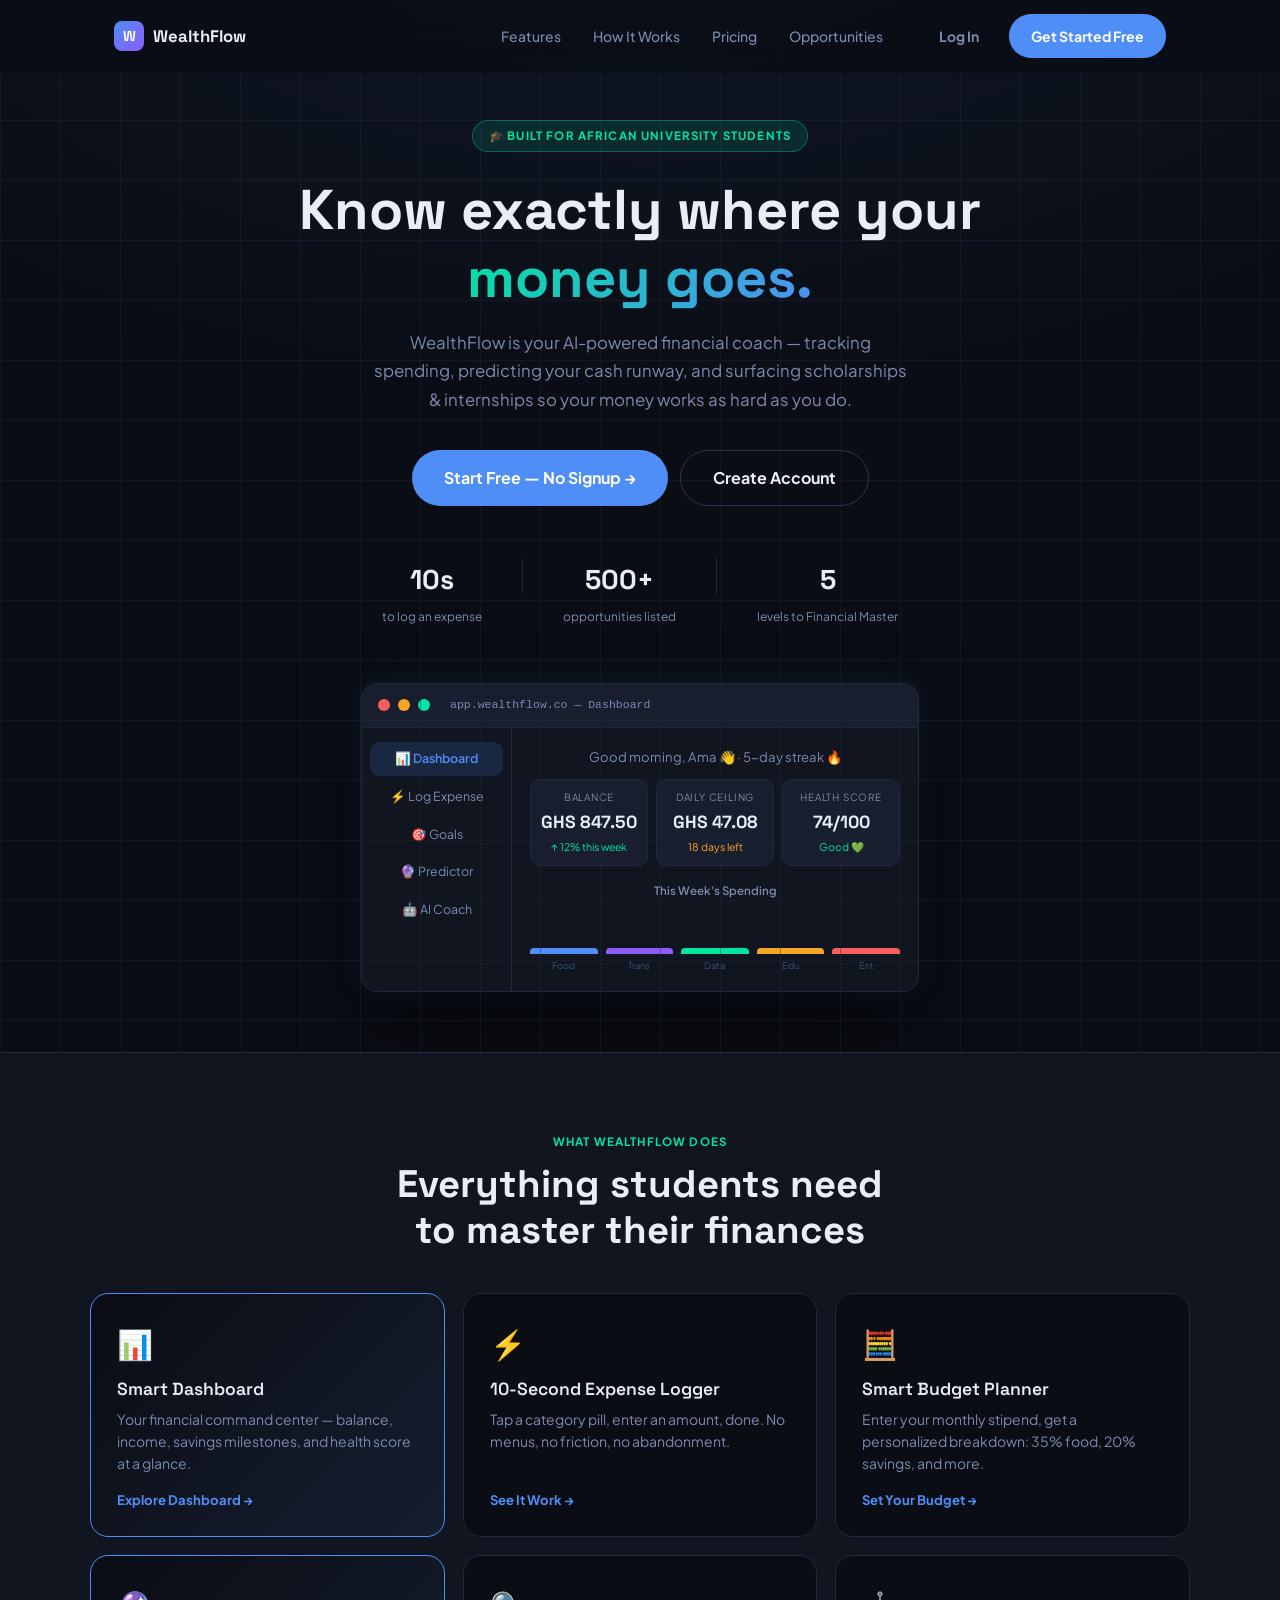
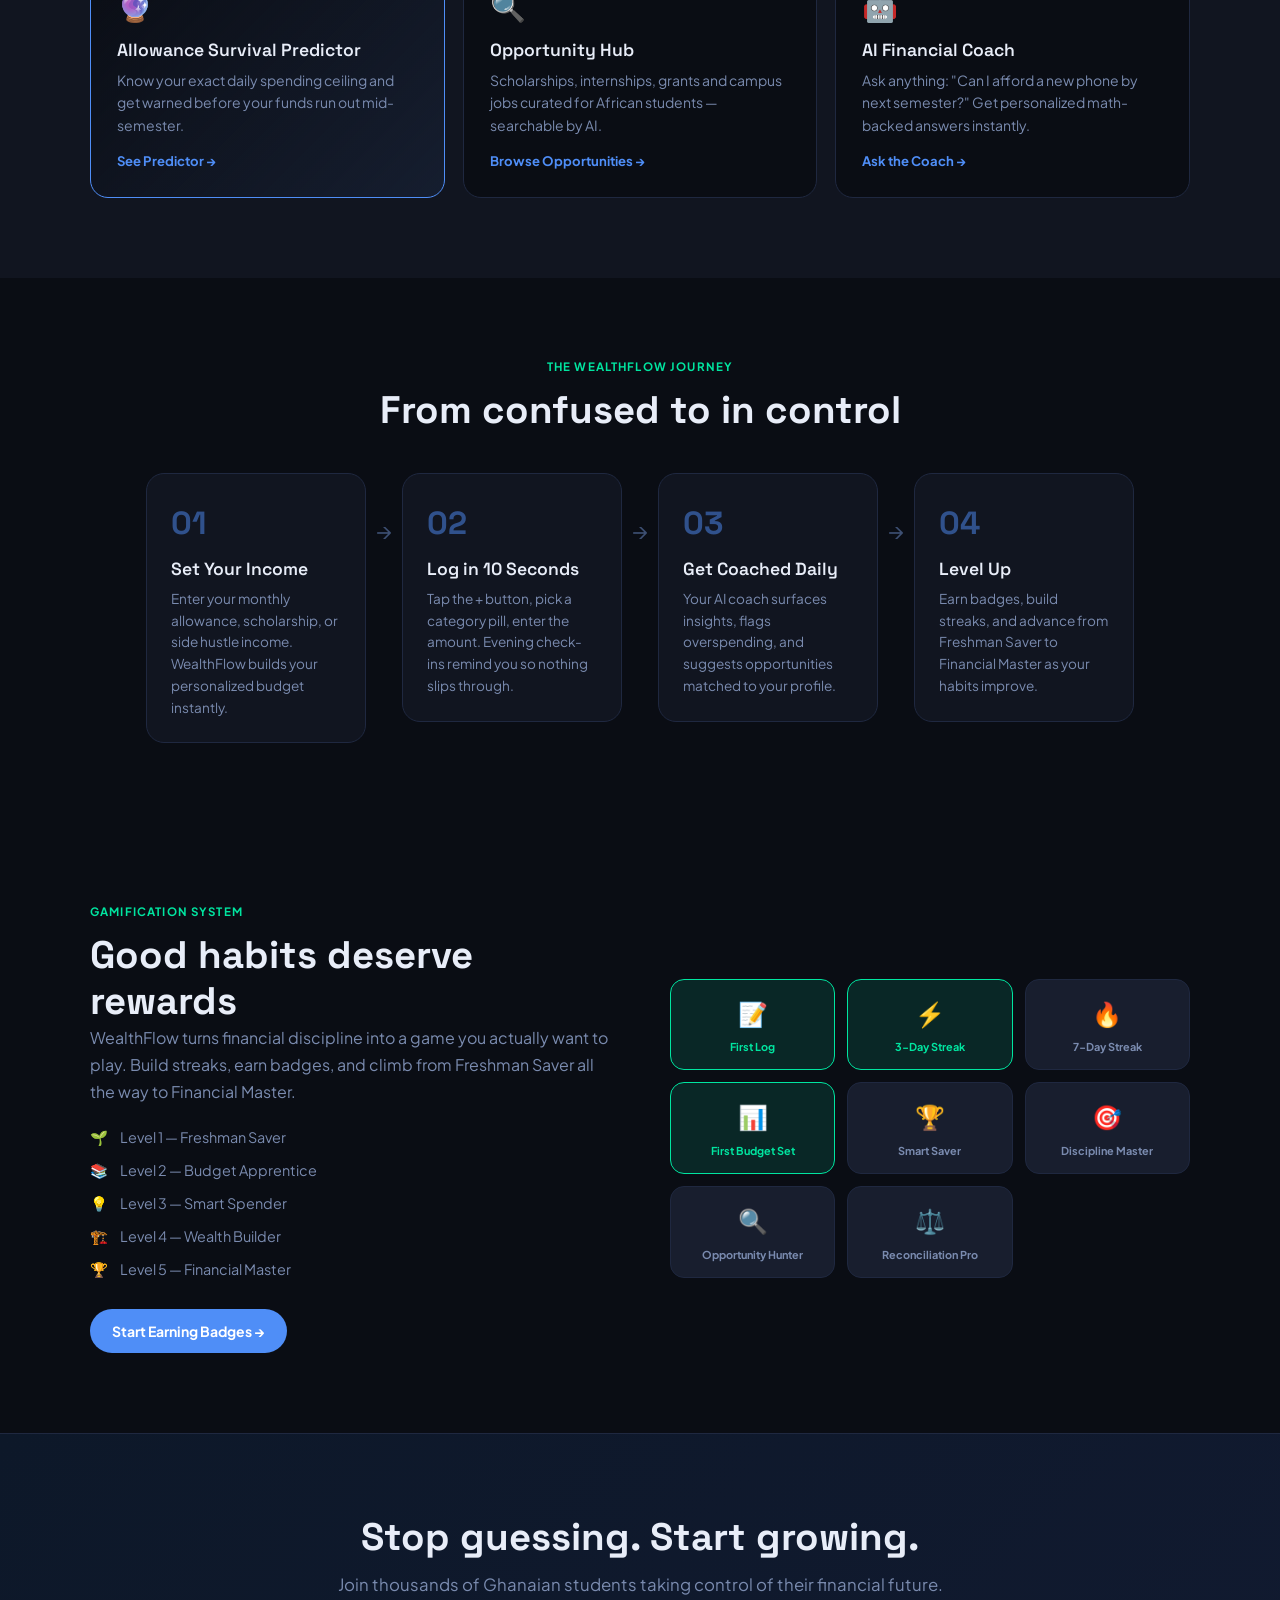
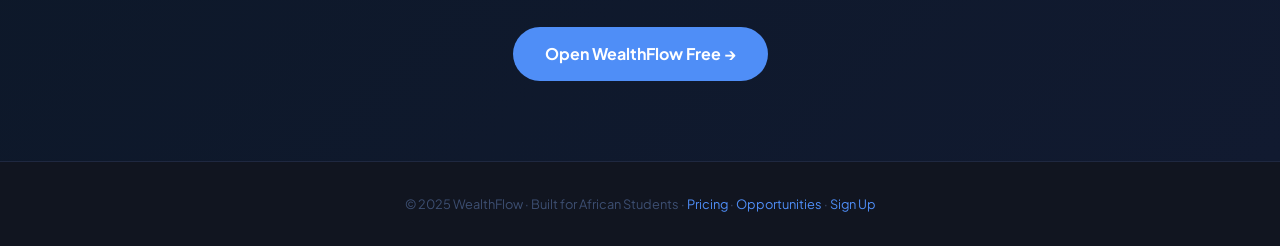
<file: index.html>
<!DOCTYPE html>
<html lang="en">
<head>
  <meta charset="UTF-8"/>
  <meta name="viewport" content="width=device-width, initial-scale=1.0"/>
  <title>WealthFlow — Your Financial Coach for University Life</title>
  <link rel="stylesheet" href="css/global.css"/>
  <link rel="stylesheet" href="css/landing.css"/>
</head>
<body>

<!-- NAV -->
<nav class="nav" id="navbar">
  <div class="nav-inner">
    <a href="index.html" class="nav-logo">
      <div class="nav-logo-mark">W</div>
      WealthFlow
    </a>
    <ul class="nav-links">
      <li><a href="#features">Features</a></li>
      <li><a href="#how">How It Works</a></li>
      <li><a href="pages/pricing.html">Pricing</a></li>
      <li><a href="pages/opportunities.html">Opportunities</a></li>
    </ul>
    <div class="nav-cta">
      <a href="pages/auth.html" class="btn btn-ghost">Log In</a>
      <a href="pages/dashboard.html" class="btn btn-primary">Get Started Free</a>
    </div>
  </div>
</nav>

<!-- HERO -->
<section class="hero">
  <div class="hero-bg"></div>
  <div class="hero-content">
    <div class="hero-badge">🎓 Built for African University Students</div>
    <h1>Know exactly where your<br><span class="gradient-text">money goes.</span></h1>
    <p class="hero-sub">WealthFlow is your AI-powered financial coach — tracking spending, predicting your cash runway, and surfacing scholarships &amp; internships so your money works as hard as you do.</p>
    <div class="hero-actions">
      <a href="pages/dashboard.html" class="btn btn-primary btn-lg">Start Free — No Signup →</a>
      <a href="pages/auth.html" class="btn btn-outline btn-lg">Create Account</a>
    </div>
    <div class="hero-stats">
      <div>
        <span class="stat-num">10s</span>
        <span class="stat-label">to log an expense</span>
      </div>
      <div class="stat-divider"></div>
      <div>
        <span class="stat-num">500+</span>
        <span class="stat-label">opportunities listed</span>
      </div>
      <div class="stat-divider"></div>
      <div>
        <span class="stat-num">5</span>
        <span class="stat-label">levels to Financial Master</span>
      </div>
    </div>
  </div>

  <!-- Dashboard Mockup -->
  <div class="mockup-wrap">
    <div class="mockup">
      <div class="mockup-bar">
        <span class="dot dot-r"></span>
        <span class="dot dot-y"></span>
        <span class="dot dot-g"></span>
        <span class="mockup-url">app.wealthflow.co — Dashboard</span>
      </div>
      <div class="mockup-body">
        <div class="mockup-sidebar">
          <div class="ms-item active">📊 Dashboard</div>
          <div class="ms-item">⚡ Log Expense</div>
          <div class="ms-item">🎯 Goals</div>
          <div class="ms-item">🔮 Predictor</div>
          <div class="ms-item">🤖 AI Coach</div>
        </div>
        <div class="mockup-main">
          <div class="mockup-greeting">Good morning, Ama 👋 · 5-day streak 🔥</div>
          <div class="mockup-cards">
            <div class="mock-card">
              <div class="mock-card-label">Balance</div>
              <div class="mock-card-val">GHS 847.50</div>
              <div class="mock-card-sub" style="color:var(--accent)">↑ 12% this week</div>
            </div>
            <div class="mock-card">
              <div class="mock-card-label">Daily Ceiling</div>
              <div class="mock-card-val">GHS 47.08</div>
              <div class="mock-card-sub" style="color:var(--warn)">18 days left</div>
            </div>
            <div class="mock-card">
              <div class="mock-card-label">Health Score</div>
              <div class="mock-card-val">74/100</div>
              <div class="mock-card-sub" style="color:var(--accent)">Good 💚</div>
            </div>
          </div>
          <div class="mockup-bars-wrap">
            <div class="mockup-bars-label">This Week's Spending</div>
            <div class="mockup-bars">
              <div class="mock-bar-col"><div class="mock-bar" style="height:60%;background:var(--primary)"></div><span class="mock-bar-label">Food</span></div>
              <div class="mock-bar-col"><div class="mock-bar" style="height:35%;background:var(--purple)"></div><span class="mock-bar-label">Trans</span></div>
              <div class="mock-bar-col"><div class="mock-bar" style="height:20%;background:var(--accent)"></div><span class="mock-bar-label">Data</span></div>
              <div class="mock-bar-col"><div class="mock-bar" style="height:15%;background:var(--warn)"></div><span class="mock-bar-label">Edu</span></div>
              <div class="mock-bar-col"><div class="mock-bar" style="height:25%;background:var(--danger)"></div><span class="mock-bar-label">Ent</span></div>
            </div>
          </div>
        </div>
      </div>
    </div>
  </div>
</section>

<!-- FEATURES -->
<section class="features" id="features">
  <div class="features-inner">
    <div class="eyebrow" style="text-align:center">WHAT WEALTHFLOW DOES</div>
    <h2 style="text-align:center;margin-bottom:40px">Everything students need<br>to master their finances</h2>
    <div class="features-grid">
      <a href="pages/dashboard.html" class="feature-card featured">
        <div class="feature-card-icon">📊</div>
        <h3>Smart Dashboard</h3>
        <p>Your financial command center — balance, income, savings milestones, and health score at a glance.</p>
        <span class="feature-card-link">Explore Dashboard →</span>
      </a>
      <a href="pages/dashboard.html#expenses" class="feature-card">
        <div class="feature-card-icon">⚡</div>
        <h3>10-Second Expense Logger</h3>
        <p>Tap a category pill, enter an amount, done. No menus, no friction, no abandonment.</p>
        <span class="feature-card-link">See It Work →</span>
      </a>
      <a href="pages/dashboard.html#budget" class="feature-card">
        <div class="feature-card-icon">🧮</div>
        <h3>Smart Budget Planner</h3>
        <p>Enter your monthly stipend, get a personalized breakdown: 35% food, 20% savings, and more.</p>
        <span class="feature-card-link">Set Your Budget →</span>
      </a>
      <a href="pages/dashboard.html#predictor" class="feature-card featured">
        <div class="feature-card-icon">🔮</div>
        <h3>Allowance Survival Predictor</h3>
        <p>Know your exact daily spending ceiling and get warned before your funds run out mid-semester.</p>
        <span class="feature-card-link">See Predictor →</span>
      </a>
      <a href="pages/opportunities.html" class="feature-card">
        <div class="feature-card-icon">🔍</div>
        <h3>Opportunity Hub</h3>
        <p>Scholarships, internships, grants and campus jobs curated for African students — searchable by AI.</p>
        <span class="feature-card-link">Browse Opportunities →</span>
      </a>
      <a href="pages/dashboard.html#coach" class="feature-card">
        <div class="feature-card-icon">🤖</div>
        <h3>AI Financial Coach</h3>
        <p>Ask anything: "Can I afford a new phone by next semester?" Get personalized math-backed answers instantly.</p>
        <span class="feature-card-link">Ask the Coach →</span>
      </a>
    </div>
  </div>
</section>

<!-- HOW IT WORKS -->
<section class="how-section" id="how">
  <div class="how-inner">
    <div class="eyebrow" style="text-align:center">THE WEALTHFLOW JOURNEY</div>
    <h2 style="text-align:center">From confused to in control</h2>
    <div class="steps">
      <div class="step">
        <div class="step-num">01</div>
        <h3>Set Your Income</h3>
        <p>Enter your monthly allowance, scholarship, or side hustle income. WealthFlow builds your personalized budget instantly.</p>
      </div>
      <div class="step-arrow">→</div>
      <div class="step">
        <div class="step-num">02</div>
        <h3>Log in 10 Seconds</h3>
        <p>Tap the + button, pick a category pill, enter the amount. Evening check-ins remind you so nothing slips through.</p>
      </div>
      <div class="step-arrow">→</div>
      <div class="step">
        <div class="step-num">03</div>
        <h3>Get Coached Daily</h3>
        <p>Your AI coach surfaces insights, flags overspending, and suggests opportunities matched to your profile.</p>
      </div>
      <div class="step-arrow">→</div>
      <div class="step">
        <div class="step-num">04</div>
        <h3>Level Up</h3>
        <p>Earn badges, build streaks, and advance from Freshman Saver to Financial Master as your habits improve.</p>
      </div>
    </div>
  </div>
</section>

<!-- GAMIFICATION -->
<section class="gamify-section">
  <div class="gamify-inner">
    <div class="gamify-text">
      <div class="eyebrow">GAMIFICATION SYSTEM</div>
      <h2>Good habits deserve rewards</h2>
      <p>WealthFlow turns financial discipline into a game you actually want to play. Build streaks, earn badges, and climb from Freshman Saver all the way to Financial Master.</p>
      <div class="rank-list">
        <div class="rank-item"><span>🌱</span><span>Level 1 — Freshman Saver</span></div>
        <div class="rank-item"><span>📚</span><span>Level 2 — Budget Apprentice</span></div>
        <div class="rank-item"><span>💡</span><span>Level 3 — Smart Spender</span></div>
        <div class="rank-item"><span>🏗️</span><span>Level 4 — Wealth Builder</span></div>
        <div class="rank-item"><span>🏆</span><span>Level 5 — Financial Master</span></div>
      </div>
      <a href="pages/dashboard.html" class="btn btn-primary">Start Earning Badges →</a>
    </div>
    <div class="badges-grid" id="landingBadges"></div>
  </div>
</section>

<!-- CTA -->
<section class="cta-band">
  <h2>Stop guessing. Start growing.</h2>
  <p>Join thousands of Ghanaian students taking control of their financial future.</p>
  <a href="pages/dashboard.html" class="btn btn-primary btn-lg">Open WealthFlow Free →</a>
</section>

<!-- FOOTER -->
<footer>
  <p>© 2025 WealthFlow · Built for African Students ·
    <a href="pages/pricing.html">Pricing</a> ·
    <a href="pages/opportunities.html">Opportunities</a> ·
    <a href="pages/auth.html">Sign Up</a>
  </p>
</footer>

<script src="js/db.js"></script>
<script>
  // Sticky nav
  window.addEventListener('scroll', () => {
    document.getElementById('navbar').classList.toggle('scrolled', window.scrollY > 20);
  });

  // Render badges
  const badgesWrap = document.getElementById('landingBadges');
  Object.values(BADGES).forEach(b => {
    const earned = ['first_log','first_budget','three_day_streak'].includes(b.id);
    badgesWrap.innerHTML += `
      <div class="badge-card ${earned?'earned':''}">
        <div class="badge-icon">${b.emoji}</div>
        <div class="badge-name">${b.name}</div>
      </div>`;
  });
</script>
</body>
</html>
</file>
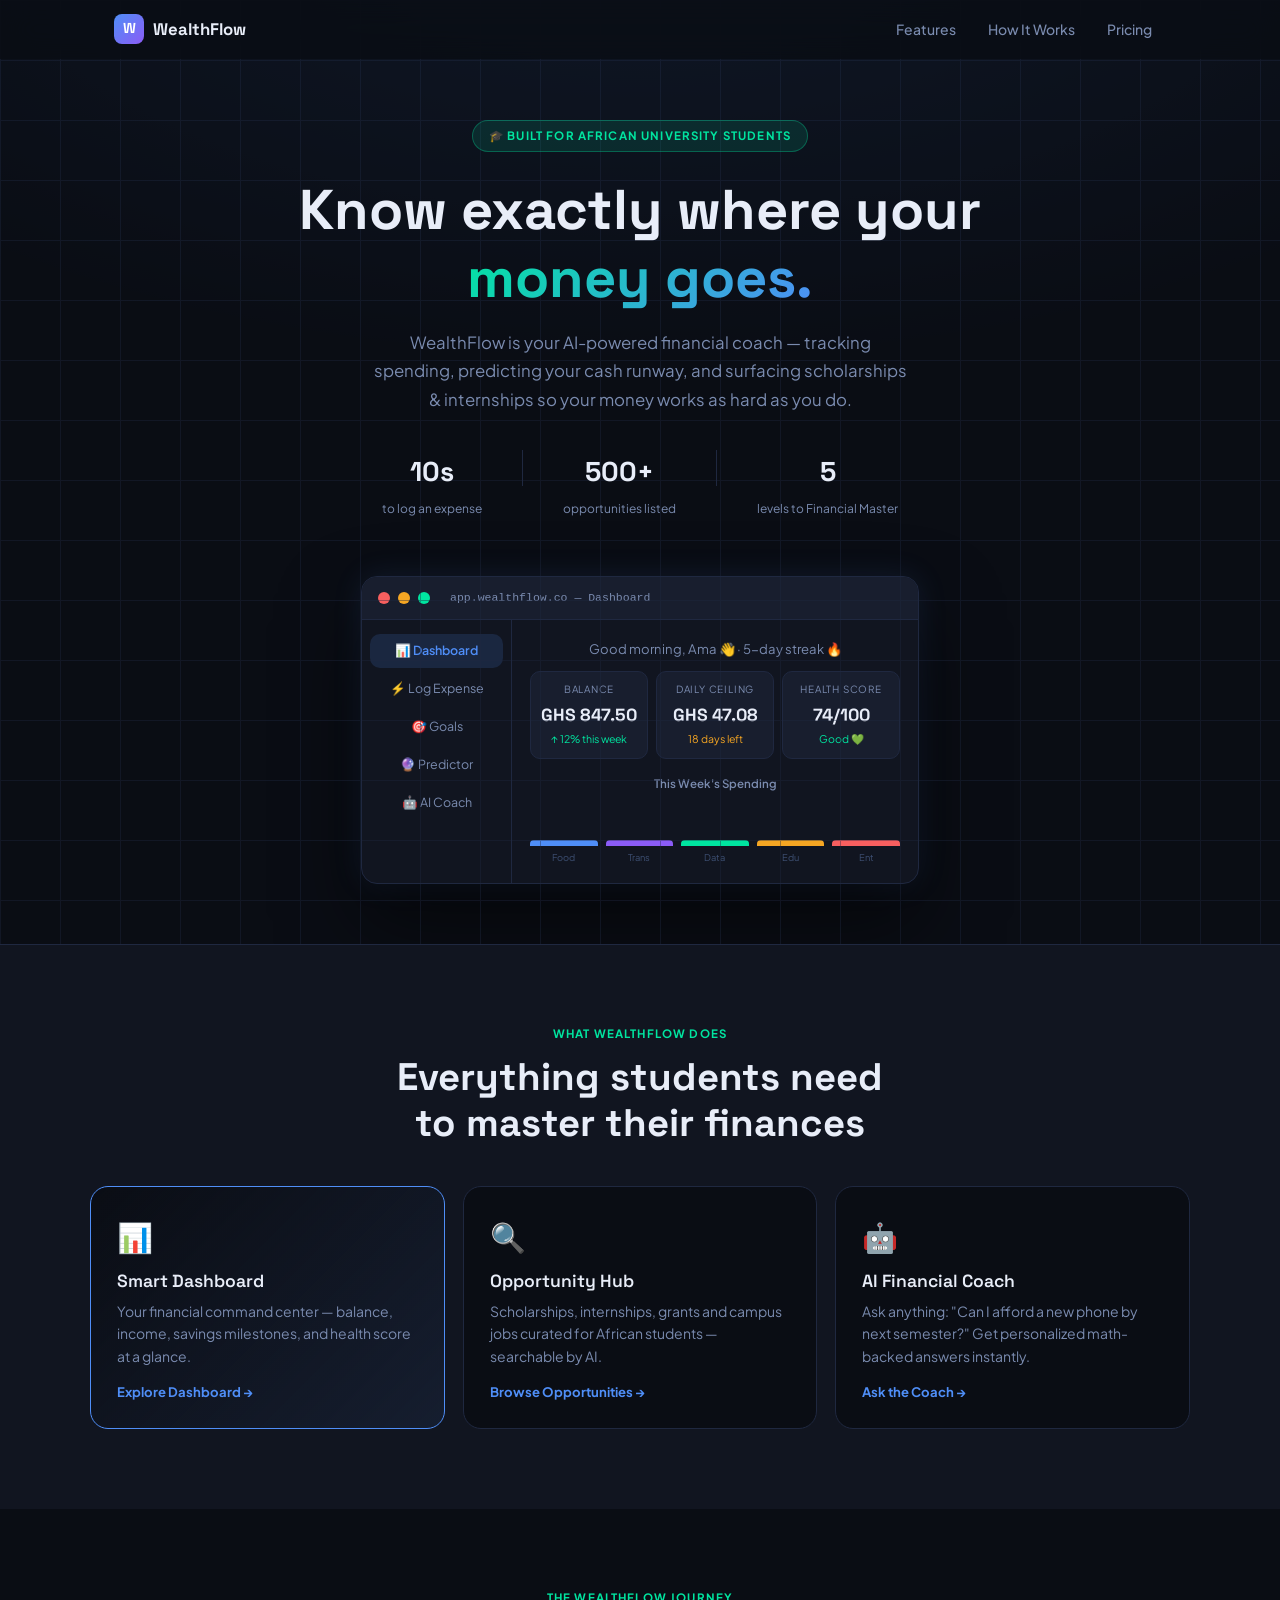
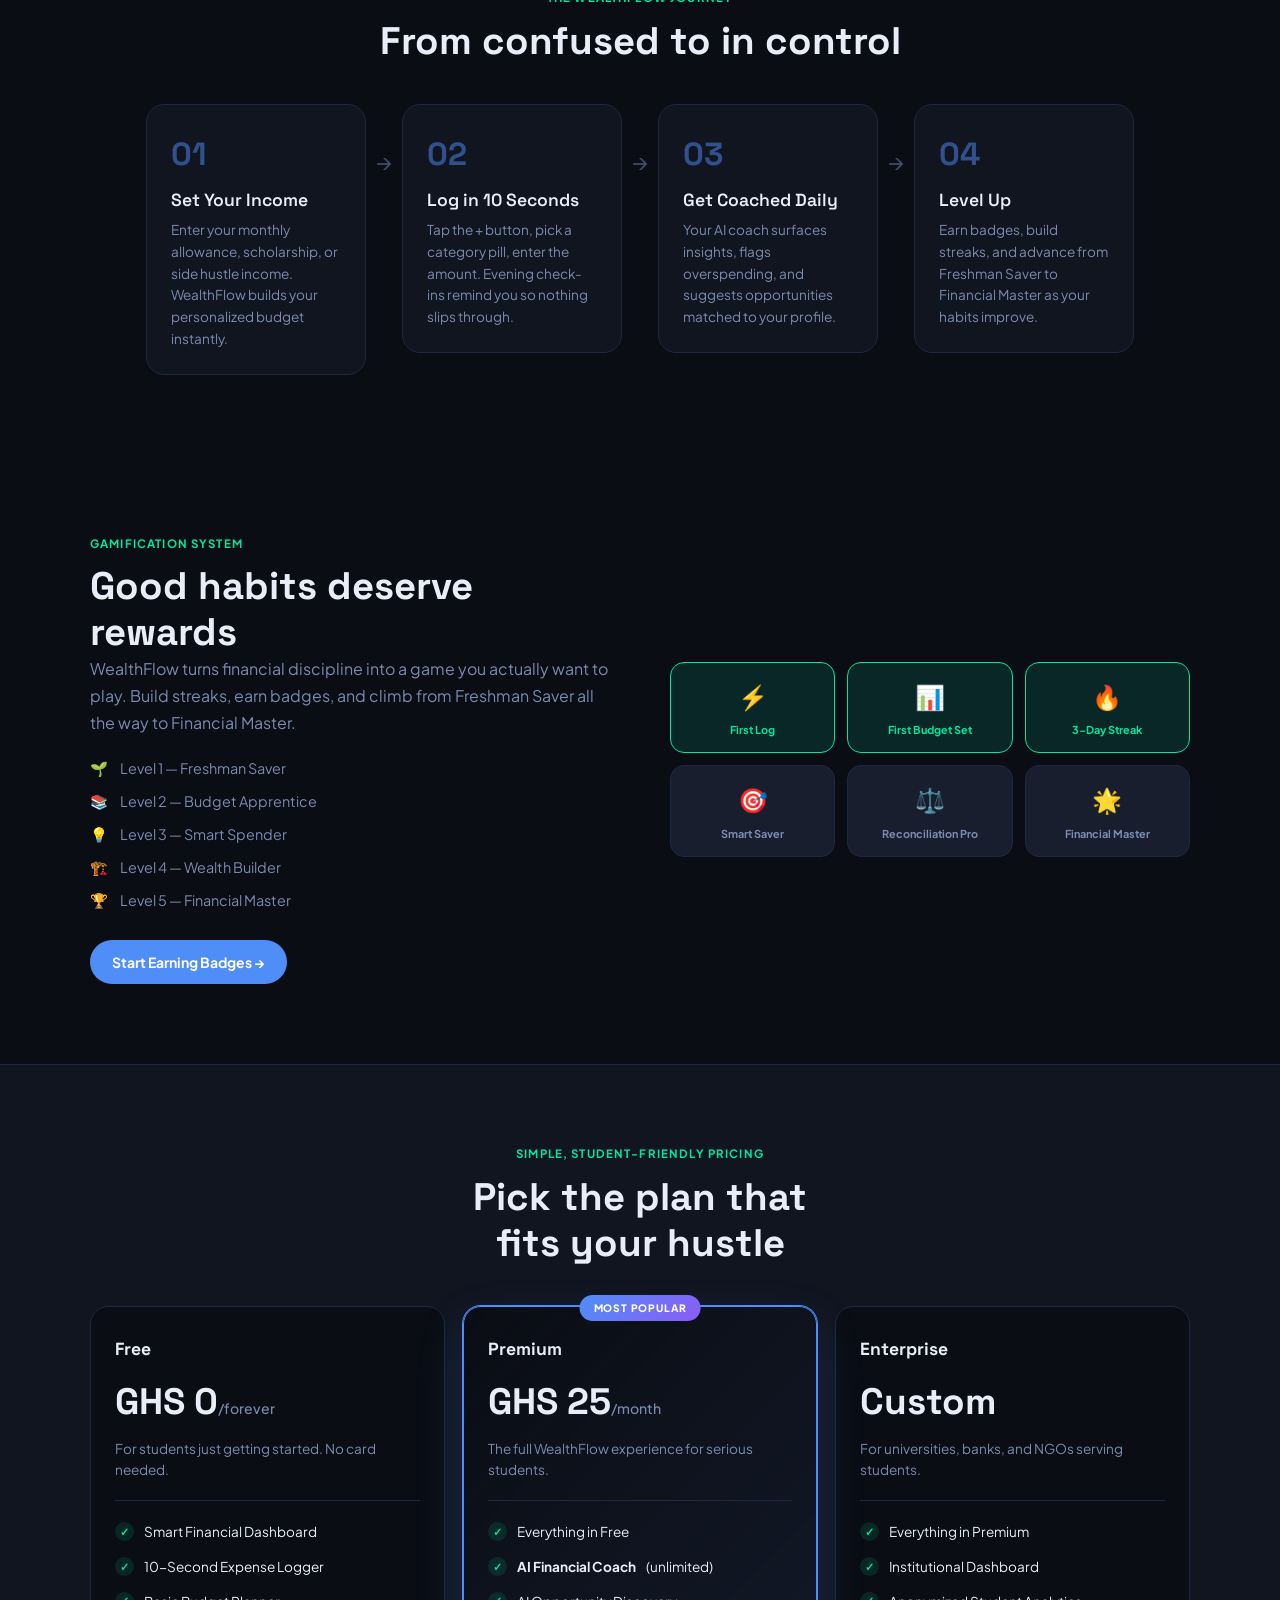
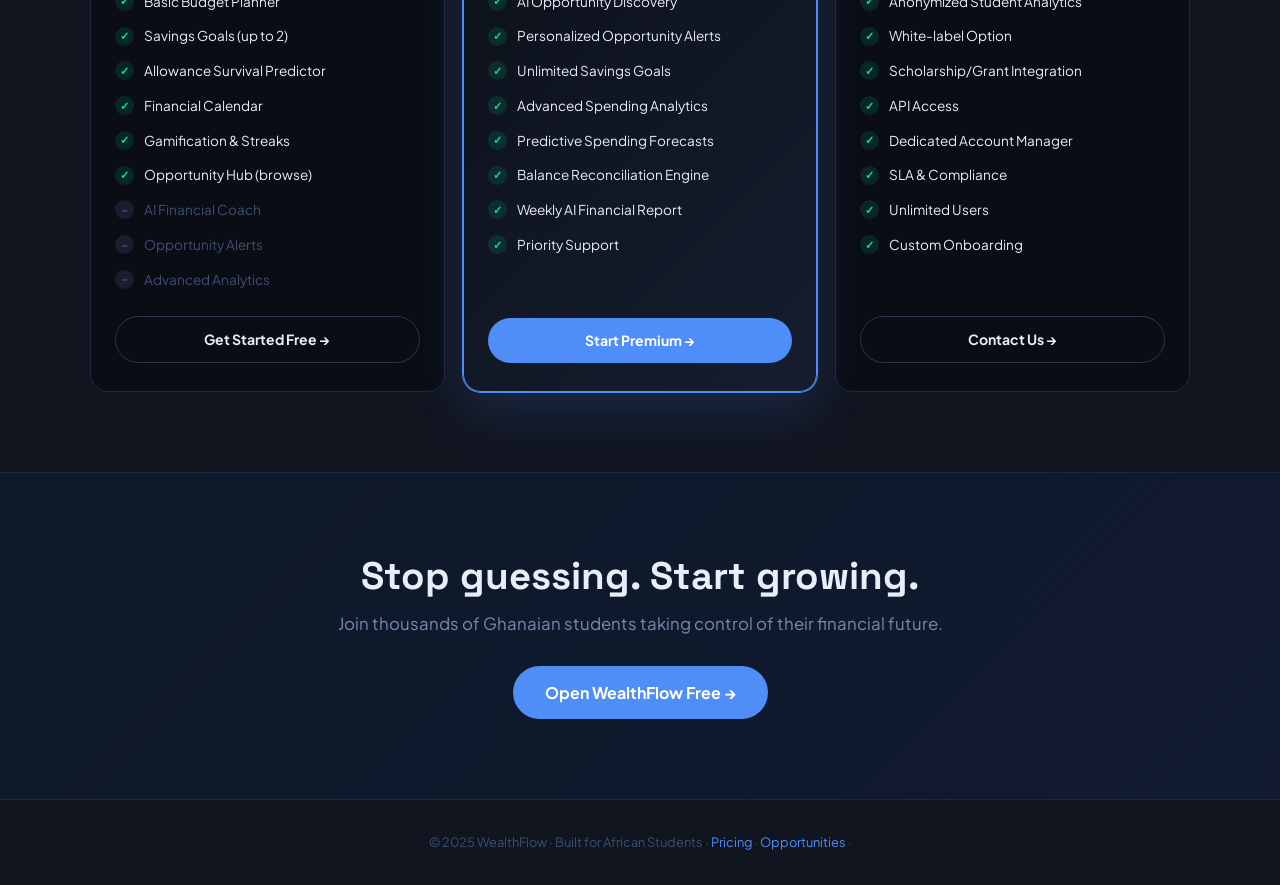
<file: 2nd cloude/index.html>
<!DOCTYPE html>
<html lang="en">
<head>
  <meta charset="UTF-8"/>
  <meta name="viewport" content="width=device-width, initial-scale=1.0"/>
  <title>WealthFlow — Your Financial Coach for University Life</title>
  <link rel="stylesheet" href="css/global.css"/>
  <link rel="stylesheet" href="css/landing.css"/>
</head>
<body>

<!-- NAV -->
<nav class="nav" id="navbar">
  <div class="nav-inner">
    <a href="index.html" class="nav-logo">
      <div class="nav-logo-mark">W</div>
      WealthFlow
    </a>
    <ul class="nav-links">
      <li><a href="#features">Features</a></li>
      <li><a href="#how">How It Works</a></li>
      <li><a href="#pricing">Pricing</a></li>
    </ul>
  </div>
</nav>

<!-- HERO -->
<section class="hero">
  <div class="hero-bg"></div>
  <div class="hero-content">
    <div class="hero-badge">🎓 Built for African University Students</div>
    <h1>Know exactly where your<br><span class="gradient-text">money goes.</span></h1>
    <p class="hero-sub">WealthFlow is your AI-powered financial coach — tracking spending, predicting your cash runway, and surfacing scholarships &amp; internships so your money works as hard as you do.</p>
   
    <div class="hero-stats">
      <div>
        <span class="stat-num">10s</span>
        <span class="stat-label">to log an expense</span>
      </div>
      <div class="stat-divider"></div>
      <div>
        <span class="stat-num">500+</span>
        <span class="stat-label">opportunities listed</span>
      </div>
      <div class="stat-divider"></div>
      <div>
        <span class="stat-num">5</span>
        <span class="stat-label">levels to Financial Master</span>
      </div>
    </div>
  </div>

  <!-- Dashboard Mockup -->
  <div class="mockup-wrap">
    <div class="mockup">
      <div class="mockup-bar">
        <span class="dot dot-r"></span>
        <span class="dot dot-y"></span>
        <span class="dot dot-g"></span>
        <span class="mockup-url">app.wealthflow.co — Dashboard</span>
      </div>
      <div class="mockup-body">
        <div class="mockup-sidebar">
          <div class="ms-item active">📊 Dashboard</div>
          <div class="ms-item">⚡ Log Expense</div>
          <div class="ms-item">🎯 Goals</div>
          <div class="ms-item">🔮 Predictor</div>
          <div class="ms-item">🤖 AI Coach</div>
        </div>
        <div class="mockup-main">
          <div class="mockup-greeting">Good morning, Ama 👋 · 5-day streak 🔥</div>
          <div class="mockup-cards">
            <div class="mock-card">
              <div class="mock-card-label">Balance</div>
              <div class="mock-card-val">GHS 847.50</div>
              <div class="mock-card-sub" style="color:var(--accent)">↑ 12% this week</div>
            </div>
            <div class="mock-card">
              <div class="mock-card-label">Daily Ceiling</div>
              <div class="mock-card-val">GHS 47.08</div>
              <div class="mock-card-sub" style="color:var(--warn)">18 days left</div>
            </div>
            <div class="mock-card">
              <div class="mock-card-label">Health Score</div>
              <div class="mock-card-val">74/100</div>
              <div class="mock-card-sub" style="color:var(--accent)">Good 💚</div>
            </div>
          </div>
          <div class="mockup-bars-wrap">
            <div class="mockup-bars-label">This Week's Spending</div>
            <div class="mockup-bars">
              <div class="mock-bar-col"><div class="mock-bar" style="height:60%;background:var(--primary)"></div><span class="mock-bar-label">Food</span></div>
              <div class="mock-bar-col"><div class="mock-bar" style="height:35%;background:var(--purple)"></div><span class="mock-bar-label">Trans</span></div>
              <div class="mock-bar-col"><div class="mock-bar" style="height:20%;background:var(--accent)"></div><span class="mock-bar-label">Data</span></div>
              <div class="mock-bar-col"><div class="mock-bar" style="height:15%;background:var(--warn)"></div><span class="mock-bar-label">Edu</span></div>
              <div class="mock-bar-col"><div class="mock-bar" style="height:25%;background:var(--danger)"></div><span class="mock-bar-label">Ent</span></div>
            </div>
          </div>
        </div>
      </div>
    </div>
  </div>
</section>

<!-- FEATURES -->
<section class="features" id="features">
  <div class="features-inner">
    <div class="eyebrow" style="text-align:center">WHAT WEALTHFLOW DOES</div>
    <h2 style="text-align:center;margin-bottom:40px">Everything students need<br>to master their finances</h2>
    <div class="features-grid">
      <a href="dashboard.html" class="feature-card featured">
        <div class="feature-card-icon">📊</div>
        <h3>Smart Dashboard</h3>
        <p>Your financial command center — balance, income, savings milestones, and health score at a glance.</p>
        <span class="feature-card-link">Explore Dashboard →</span>
      </a>
      
      <a href="opportunities.html" class="feature-card">
        <div class="feature-card-icon">🔍</div>
        <h3>Opportunity Hub</h3>
        <p>Scholarships, internships, grants and campus jobs curated for African students — searchable by AI.</p>
        <span class="feature-card-link">Browse Opportunities →</span>
      </a>
      <a href="dashboard.html#coach" class="feature-card">
        <div class="feature-card-icon">🤖</div>
        <h3>AI Financial Coach</h3>
        <p>Ask anything: "Can I afford a new phone by next semester?" Get personalized math-backed answers instantly.</p>
        <span class="feature-card-link">Ask the Coach →</span>
      </a>
    </div>
  </div>
</section>

<!-- HOW IT WORKS -->
<section class="how-section" id="how">
  <div class="how-inner">
    <div class="eyebrow" style="text-align:center">THE WEALTHFLOW JOURNEY</div>
    <h2 style="text-align:center">From confused to in control</h2>
    <div class="steps">
      <div class="step">
        <div class="step-num">01</div>
        <h3>Set Your Income</h3>
        <p>Enter your monthly allowance, scholarship, or side hustle income. WealthFlow builds your personalized budget instantly.</p>
      </div>
      <div class="step-arrow">→</div>
      <div class="step">
        <div class="step-num">02</div>
        <h3>Log in 10 Seconds</h3>
        <p>Tap the + button, pick a category pill, enter the amount. Evening check-ins remind you so nothing slips through.</p>
      </div>
      <div class="step-arrow">→</div>
      <div class="step">
        <div class="step-num">03</div>
        <h3>Get Coached Daily</h3>
        <p>Your AI coach surfaces insights, flags overspending, and suggests opportunities matched to your profile.</p>
      </div>
      <div class="step-arrow">→</div>
      <div class="step">
        <div class="step-num">04</div>
        <h3>Level Up</h3>
        <p>Earn badges, build streaks, and advance from Freshman Saver to Financial Master as your habits improve.</p>
      </div>
    </div>
  </div>
</section>

<!-- GAMIFICATION -->
<section class="gamify-section">
  <div class="gamify-inner">
    <div class="gamify-text">
      <div class="eyebrow">GAMIFICATION SYSTEM</div>
      <h2>Good habits deserve rewards</h2>
      <p>WealthFlow turns financial discipline into a game you actually want to play. Build streaks, earn badges, and climb from Freshman Saver all the way to Financial Master.</p>
      <div class="rank-list">
        <div class="rank-item"><span>🌱</span><span>Level 1 — Freshman Saver</span></div>
        <div class="rank-item"><span>📚</span><span>Level 2 — Budget Apprentice</span></div>
        <div class="rank-item"><span>💡</span><span>Level 3 — Smart Spender</span></div>
        <div class="rank-item"><span>🏗️</span><span>Level 4 — Wealth Builder</span></div>
        <div class="rank-item"><span>🏆</span><span>Level 5 — Financial Master</span></div>
      </div>
      <a href="dashboard.html" class="btn btn-primary">Start Earning Badges →</a>
    </div>
    <div class="badges-grid" id="landingBadges"></div>
  </div>
</section>

<!-- PRICING -->
<section class="pricing-section" id="pricing">
  <div class="pricing-inner">
    <div class="eyebrow" style="text-align:center">SIMPLE, STUDENT-FRIENDLY PRICING</div>
    <h2 style="text-align:center;margin-bottom:40px">Pick the plan that<br>fits your hustle</h2>
    <div class="pricing-grid">

      <!-- FREE -->
      <div class="pricing-card">
        <div class="plan-name">Free</div>
        <div class="plan-price">GHS 0<span>/forever</span></div>
        <div class="plan-desc">For students just getting started. No card needed.</div>
        <div class="plan-divider"></div>
        <div class="plan-features">
          <div class="plan-feature included"><div class="pf-check pf-yes">✓</div>Smart Financial Dashboard</div>
          <div class="plan-feature included"><div class="pf-check pf-yes">✓</div>10-Second Expense Logger</div>
          <div class="plan-feature included"><div class="pf-check pf-yes">✓</div>Basic Budget Planner</div>
          <div class="plan-feature included"><div class="pf-check pf-yes">✓</div>Savings Goals (up to 2)</div>
          <div class="plan-feature included"><div class="pf-check pf-yes">✓</div>Allowance Survival Predictor</div>
          <div class="plan-feature included"><div class="pf-check pf-yes">✓</div>Financial Calendar</div>
          <div class="plan-feature included"><div class="pf-check pf-yes">✓</div>Gamification &amp; Streaks</div>
          <div class="plan-feature included"><div class="pf-check pf-yes">✓</div>Opportunity Hub (browse)</div>
          <div class="plan-feature"><div class="pf-check pf-no">–</div>AI Financial Coach</div>
          <div class="plan-feature"><div class="pf-check pf-no">–</div>Opportunity Alerts</div>
          <div class="plan-feature"><div class="pf-check pf-no">–</div>Advanced Analytics</div>
        </div>
        <a href="dashboard.html" class="btn btn-outline btn-full">Get Started Free →</a>
      </div>

      <!-- PREMIUM -->
      <div class="pricing-card featured">
        <div class="plan-name">Premium</div>
        <div class="plan-price" id="premiumPrice">GHS 25<span id="premiumPer">/month</span></div>
        <div class="plan-desc">The full WealthFlow experience for serious students.</div>
        <div class="plan-divider"></div>
        <div class="plan-features">
          <div class="plan-feature included"><div class="pf-check pf-yes">✓</div>Everything in Free</div>
          <div class="plan-feature included"><div class="pf-check pf-yes">✓</div><strong>AI Financial Coach</strong> (unlimited)</div>
          <div class="plan-feature included"><div class="pf-check pf-yes">✓</div>AI Opportunity Discovery</div>
          <div class="plan-feature included"><div class="pf-check pf-yes">✓</div>Personalized Opportunity Alerts</div>
          <div class="plan-feature included"><div class="pf-check pf-yes">✓</div>Unlimited Savings Goals</div>
          <div class="plan-feature included"><div class="pf-check pf-yes">✓</div>Advanced Spending Analytics</div>
          <div class="plan-feature included"><div class="pf-check pf-yes">✓</div>Predictive Spending Forecasts</div>
          <div class="plan-feature included"><div class="pf-check pf-yes">✓</div>Balance Reconciliation Engine</div>
          <div class="plan-feature included"><div class="pf-check pf-yes">✓</div>Weekly AI Financial Report</div>
          <div class="plan-feature included"><div class="pf-check pf-yes">✓</div>Priority Support</div>
        </div>
        <a href="auth.html?mode=signup" class="btn btn-primary btn-full">Start Premium →</a>
      </div>

      <!-- ENTERPRISE -->
      <div class="pricing-card">
        <div class="plan-name">Enterprise</div>
        <div class="plan-price">Custom<span></span></div>
        <div class="plan-desc">For universities, banks, and NGOs serving students.</div>
        <div class="plan-divider"></div>
        <div class="plan-features">
          <div class="plan-feature included"><div class="pf-check pf-yes">✓</div>Everything in Premium</div>
          <div class="plan-feature included"><div class="pf-check pf-yes">✓</div>Institutional Dashboard</div>
          <div class="plan-feature included"><div class="pf-check pf-yes">✓</div>Anonymized Student Analytics</div>
          <div class="plan-feature included"><div class="pf-check pf-yes">✓</div>White-label Option</div>
          <div class="plan-feature included"><div class="pf-check pf-yes">✓</div>Scholarship/Grant Integration</div>
          <div class="plan-feature included"><div class="pf-check pf-yes">✓</div>API Access</div>
          <div class="plan-feature included"><div class="pf-check pf-yes">✓</div>Dedicated Account Manager</div>
          <div class="plan-feature included"><div class="pf-check pf-yes">✓</div>SLA &amp; Compliance</div>
          <div class="plan-feature included"><div class="pf-check pf-yes">✓</div>Unlimited Users</div>
          <div class="plan-feature included"><div class="pf-check pf-yes">✓</div>Custom Onboarding</div>
        </div>
        <a href="mailto:hello@wealthflow.co" class="btn btn-outline btn-full">Contact Us →</a>
      </div>

    </div>
  </div>
</section>

<!-- CTA -->
<section class="cta-band">
  <h2>Stop guessing. Start growing.</h2>
  <p>Join thousands of Ghanaian students taking control of their financial future.</p>
  <a href="dashboard.html" class="btn btn-primary btn-lg">Open WealthFlow Free →</a>
</section>

<!-- FOOTER -->
<footer>
  <p>© 2025 WealthFlow · Built for African Students ·
    <a href="pricing.html">Pricing</a> ·
    <a href="opportunities.html">Opportunities</a> ·
  </p>
</footer>

<script src="js/db.js"></script>
<script>
  // Sticky nav
  window.addEventListener('scroll', () => {
    document.getElementById('navbar').classList.toggle('scrolled', window.scrollY > 20);
  });

  // Render badges
  const badgesWrap = document.getElementById('landingBadges');
  Object.values(BADGES).forEach(b => {
    const earned = ['first_log','first_budget','three_day_streak'].includes(b.id);
    badgesWrap.innerHTML += `
      <div class="badge-card ${earned?'earned':''}">
        <div class="badge-icon">${b.emoji}</div>
        <div class="badge-name">${b.name}</div>
      </div>`;
  });
</script>
</body>
</html>
</file>
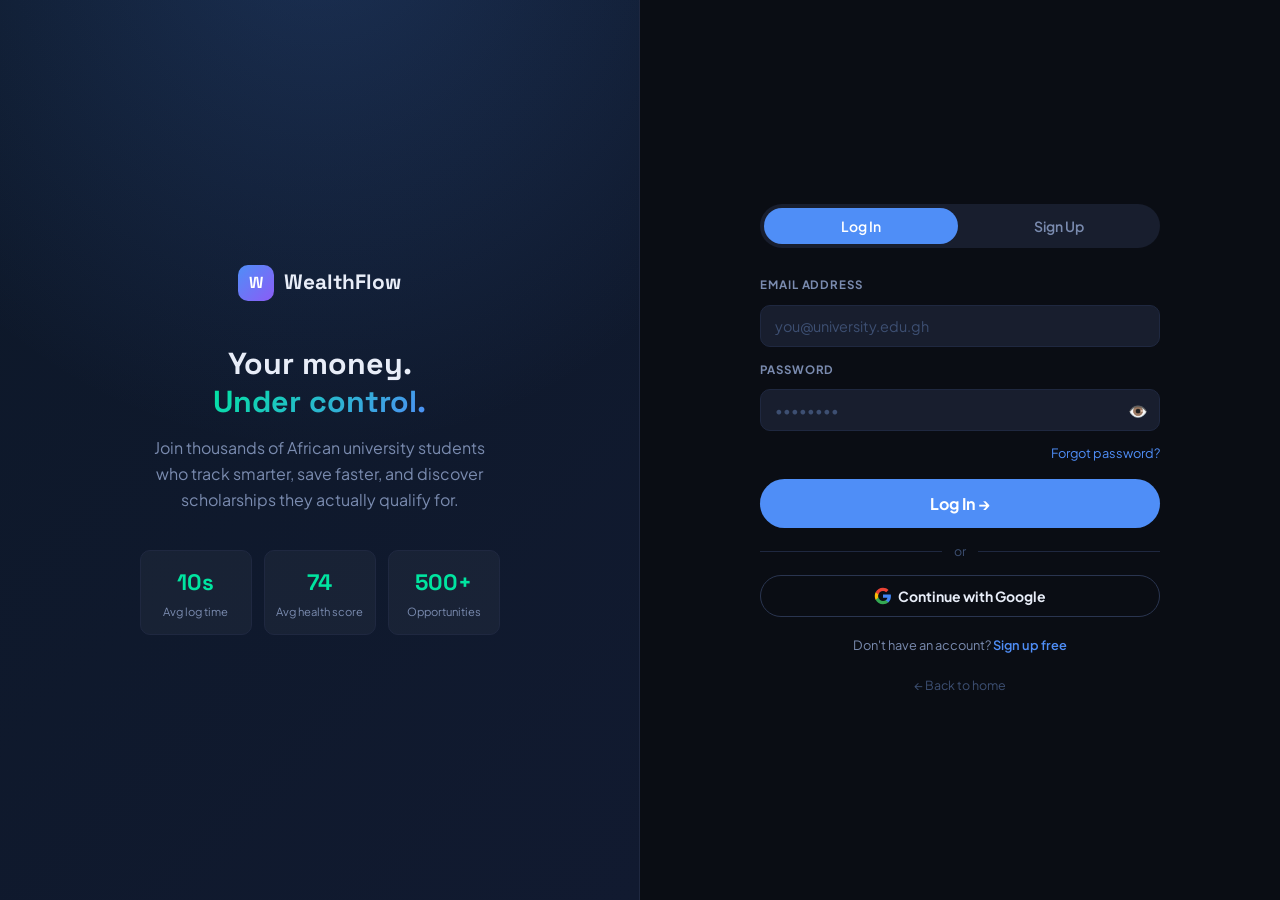
<file: auth (1).html>
<!DOCTYPE html>
<html lang="en">
<head>
  <meta charset="UTF-8"/>
  <meta name="viewport" content="width=device-width, initial-scale=1.0"/>
  <title>Login — WealthFlow</title>
  <link rel="stylesheet" href="css/global.css"/>
  <link rel="stylesheet" href="css/pages.css"/>
</head>
<body>
<div class="auth-page">

  <!-- LEFT VISUAL -->
  <div class="auth-visual">
    <a href="index.html" class="auth-logo">
      <div class="logo-mark">W</div>
      WealthFlow
    </a>
    <div class="auth-tagline">
      <h2>Your money.<br><span class="gradient-text">Under control.</span></h2>
      <p>Join thousands of African university students who track smarter, save faster, and discover scholarships they actually qualify for.</p>
      <div class="auth-mini-stats">
        <div class="ams"><div class="ams-val">10s</div><div class="ams-label">Avg log time</div></div>
        <div class="ams"><div class="ams-val">74</div><div class="ams-label">Avg health score</div></div>
        <div class="ams"><div class="ams-val">500+</div><div class="ams-label">Opportunities</div></div>
      </div>
    </div>
  </div>

  <!-- RIGHT FORM -->
  <div class="auth-form-side">
    <div class="auth-form-wrap">
      <div class="auth-tabs">
        <button class="auth-tab active" onclick="switchTab('login',this)">Log In</button>
        <button class="auth-tab" onclick="switchTab('signup',this)">Sign Up</button>
      </div>

      <!-- LOGIN -->
      <div class="auth-form-panel active" id="panel-login">
        <div class="form-group">
          <label class="form-label">Email Address</label>
          <input type="email" class="input-field" id="loginEmail" placeholder="you@university.edu.gh"/>
        </div>
        <div class="form-group">
          <label class="form-label">Password</label>
          <div class="pw-wrap">
            <input type="password" class="input-field" id="loginPassword" placeholder="••••••••" onkeydown="if(event.key==='Enter')doLogin()"/>
            <button class="pw-toggle" onclick="togglePw('loginPassword',this)">👁️</button>
          </div>
        </div>
        <div style="text-align:right;margin-top:-6px">
          <a href="#" style="font-size:0.8rem;color:var(--primary)">Forgot password?</a>
        </div>
        <button class="btn btn-primary btn-full btn-lg" id="loginBtn" onclick="doLogin()">Log In →</button>
        <div class="auth-divider"><span>or</span></div>
        <button class="btn btn-outline btn-full" onclick="doGoogleAuth()">
          <svg width="18" height="18" viewBox="0 0 24 24" style="flex-shrink:0">
            <path fill="#4285F4" d="M22.56 12.25c0-.78-.07-1.53-.2-2.25H12v4.26h5.92c-.26 1.37-1.04 2.53-2.21 3.31v2.77h3.57c2.08-1.92 3.28-4.74 3.28-8.09z"/>
            <path fill="#34A853" d="M12 23c2.97 0 5.46-.98 7.28-2.66l-3.57-2.77c-.98.66-2.23 1.06-3.71 1.06-2.86 0-5.29-1.93-6.16-4.53H2.18v2.84C3.99 20.53 7.7 23 12 23z"/>
            <path fill="#FBBC05" d="M5.84 14.09c-.22-.66-.35-1.36-.35-2.09s.13-1.43.35-2.09V7.07H2.18C1.43 8.55 1 10.22 1 12s.43 3.45 1.18 4.93l3.66-2.84z"/>
            <path fill="#EA4335" d="M12 5.38c1.62 0 3.06.56 4.21 1.64l3.15-3.15C17.45 2.09 14.97 1 12 1 7.7 1 3.99 3.47 2.18 7.07l3.66 2.84c.87-2.6 3.3-4.53 6.16-4.53z"/>
          </svg>
          Continue with Google
        </button>
        <div class="auth-link">Don't have an account? <a onclick="switchTab('signup',document.querySelectorAll('.auth-tab')[1])">Sign up free</a></div>
      </div>

      <!-- SIGNUP -->
      <div class="auth-form-panel" id="panel-signup">
        <div class="form-group">
          <label class="form-label">Full Name</label>
          <input type="text" class="input-field" id="signupName" placeholder="Ama Owusu"/>
        </div>
        <div class="form-group">
          <label class="form-label">Email Address</label>
          <input type="email" class="input-field" id="signupEmail" placeholder="you@university.edu.gh"/>
        </div>
        <div class="form-group">
          <label class="form-label">Password</label>
          <div class="pw-wrap">
            <input type="password" class="input-field" id="signupPassword" placeholder="Min. 6 characters"/>
            <button class="pw-toggle" onclick="togglePw('signupPassword',this)">👁️</button>
          </div>
        </div>
        <div class="form-group">
          <label class="form-label">University / Institution</label>
          <input type="text" class="input-field" id="signupUniversity" placeholder="e.g. University of Ghana, KNUST..."/>
        </div>
        <div class="form-group">
          <label class="form-label">Year of Study</label>
          <select class="input-field" id="signupYear">
            <option>Year 1</option><option>Year 2</option>
            <option>Year 3</option><option>Year 4</option><option>Postgraduate</option>
          </select>
        </div>
        <button class="btn btn-primary btn-full btn-lg" id="signupBtn" onclick="doSignup()">Create Free Account →</button>
        <div class="auth-divider"><span>or</span></div>
        <button class="btn btn-outline btn-full" onclick="doGoogleAuth()">
          <svg width="18" height="18" viewBox="0 0 24 24" style="flex-shrink:0">
            <path fill="#4285F4" d="M22.56 12.25c0-.78-.07-1.53-.2-2.25H12v4.26h5.92c-.26 1.37-1.04 2.53-2.21 3.31v2.77h3.57c2.08-1.92 3.28-4.74 3.28-8.09z"/>
            <path fill="#34A853" d="M12 23c2.97 0 5.46-.98 7.28-2.66l-3.57-2.77c-.98.66-2.23 1.06-3.71 1.06-2.86 0-5.29-1.93-6.16-4.53H2.18v2.84C3.99 20.53 7.7 23 12 23z"/>
            <path fill="#FBBC05" d="M5.84 14.09c-.22-.66-.35-1.36-.35-2.09s.13-1.43.35-2.09V7.07H2.18C1.43 8.55 1 10.22 1 12s.43 3.45 1.18 4.93l3.66-2.84z"/>
            <path fill="#EA4335" d="M12 5.38c1.62 0 3.06.56 4.21 1.64l3.15-3.15C17.45 2.09 14.97 1 12 1 7.7 1 3.99 3.47 2.18 7.07l3.66 2.84c.87-2.6 3.3-4.53 6.16-4.53z"/>
          </svg>
          Sign up with Google
        </button>
        <div class="auth-link">Already have an account? <a onclick="switchTab('login',document.querySelectorAll('.auth-tab')[0])">Log in</a></div>
        <div style="text-align:center;font-size:0.72rem;color:var(--faint);margin-top:4px">By signing up you agree to our Terms of Service.</div>
      </div>

      <a href="../index.html" class="auth-back">← Back to home</a>
    </div>
  </div>
</div>

<script src="../js/db.js"></script>
<script>
  // Check URL param
  if (location.search.includes('mode=signup')) {
    switchTab('signup', document.querySelectorAll('.auth-tab')[1]);
  }

  function switchTab(tab, el) {
    document.querySelectorAll('.auth-tab').forEach(t => t.classList.remove('active'));
    document.querySelectorAll('.auth-form-panel').forEach(p => p.classList.remove('active'));
    el.classList.add('active');
    document.getElementById('panel-' + tab).classList.add('active');
  }

  function togglePw(id, btn) {
    const input = document.getElementById(id);
    const show  = input.type === 'password';
    input.type  = show ? 'text' : 'password';
    btn.textContent = show ? '🙈' : '👁️';
  }

  function showError(msg) {
    UI.showToast(msg, 'warn');
  }

  function setLoading(btnId, loading, original) {
    const btn = document.getElementById(btnId);
    btn.disabled    = loading;
    btn.textContent = loading ? 'Please wait...' : original;
  }

  function doLogin() {
    const email = document.getElementById('loginEmail').value.trim();
    const pass  = document.getElementById('loginPassword').value;
    if (!email)        { showError('Please enter your email address.'); return; }
    if (!email.includes('@')) { showError('Please enter a valid email.'); return; }
    if (!pass)         { showError('Please enter your password.'); return; }
    if (pass.length < 6) { showError('Password must be at least 6 characters.'); return; }

    setLoading('loginBtn', true, 'Log In →');
    setTimeout(() => {
      const user = User.get();
      UI.showToast('Welcome back, ' + user.name + '! 👋');
      setTimeout(() => { window.location.href = 'dashboard.html'; }, 800);
    }, 1200);
  }

  function doSignup() {
    const name  = document.getElementById('signupName').value.trim();
    const email = document.getElementById('signupEmail').value.trim();
    const pass  = document.getElementById('signupPassword').value;
    const uni   = document.getElementById('signupUniversity').value.trim();
    const year  = document.getElementById('signupYear').value;

    if (!name)  { showError('Please enter your full name.'); return; }
    if (!email || !email.includes('@')) { showError('Please enter a valid email.'); return; }
    if (!pass || pass.length < 6) { showError('Password must be at least 6 characters.'); return; }
    if (!uni)   { showError('Please enter your university.'); return; }

    setLoading('signupBtn', true, 'Create Free Account →');
    setTimeout(() => {
      User.update({ name, email, university: uni, year });
      Notifications.add('Welcome to WealthFlow, ' + name + '! 🎉 Your financial journey starts now.');
      UI.showToast('Welcome to WealthFlow, ' + name + '! 🎉');
      setTimeout(() => { window.location.href = 'dashboard.html'; }, 800);
    }, 1400);
  }

  function doGoogleAuth() {
    UI.showToast('Redirecting to Google...', 'success');
    setTimeout(() => { window.location.href = 'dashboard.html'; }, 1000);
  }
</script>
</body>
</html>
</file>
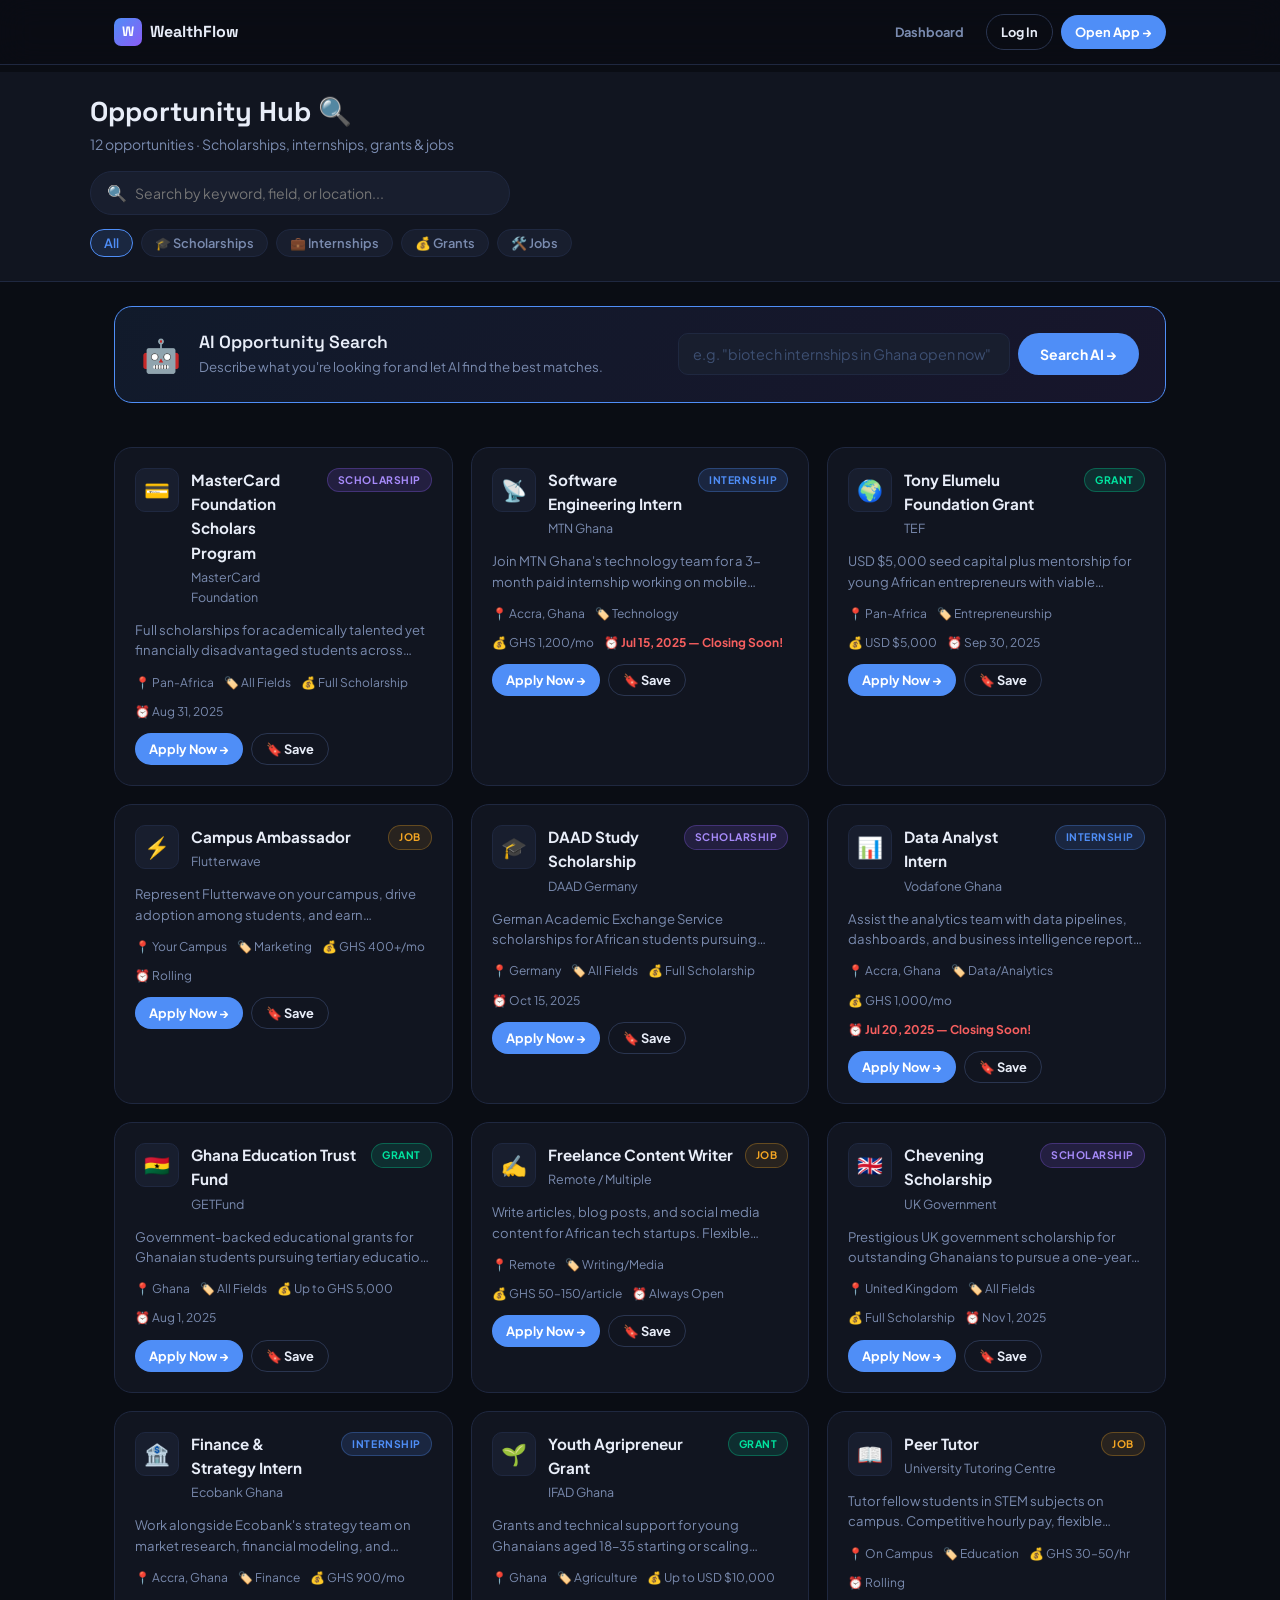
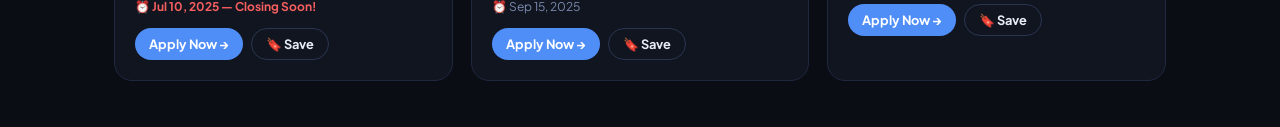
<file: opportunities.html>
<!DOCTYPE html>
<html lang="en">
<head>
  <meta charset="UTF-8"/>
  <meta name="viewport" content="width=device-width, initial-scale=1.0"/>
  <title>Opportunities — WealthFlow</title>
  <link rel="stylesheet" href="css/global.css"/>
  <link rel="stylesheet" href="css/pages.css"/>
</head>
<body>

<!-- NAV -->
<nav style="position:fixed;top:0;left:0;right:0;z-index:100;background:rgba(10,13,20,0.9);backdrop-filter:blur(16px);border-bottom:1px solid var(--border)">
  <div style="max-width:1100px;margin:0 auto;padding:14px 24px;display:flex;align-items:center;gap:16px">
    <a href="index.html" style="display:flex;align-items:center;gap:8px;font-family:var(--font-display);font-weight:700;font-size:1rem">
      <div style="width:28px;height:28px;border-radius:7px;background:var(--grad-primary);display:flex;align-items:center;justify-content:center;color:#fff;font-weight:800;font-size:0.85rem">W</div>
      WealthFlow
    </a>
    <div style="margin-left:auto;display:flex;gap:8px;align-items:center">
      <a href="dashboard.html" class="btn btn-ghost btn-sm">Dashboard</a>
      <a href="auth.html" class="btn btn-outline btn-sm">Log In</a>
      <a href="dashboard.html" class="btn btn-primary btn-sm">Open App →</a>
    </div>
  </div>
</nav>

<div class="opp-page">
  <!-- HEADER -->
  <div class="opp-header">
    <div class="opp-header-inner">
      <h1>Opportunity Hub 🔍</h1>
      <p class="opp-header-sub" id="oppCount">12 opportunities · Scholarships, internships, grants &amp; jobs for African students</p>
      <div class="opp-search-row">
        <div class="opp-search-wrap">
          <span style="color:var(--faint)">🔍</span>
          <input type="text" id="oppSearch" placeholder="Search by keyword, field, or location..." oninput="filterOpps()"/>
        </div>
      </div>
      <div class="opp-filters">
        <button class="pill active" data-filter="all"          onclick="setFilter('all',this)">All</button>
        <button class="pill" data-filter="scholarship"         onclick="setFilter('scholarship',this)">🎓 Scholarships</button>
        <button class="pill" data-filter="internship"          onclick="setFilter('internship',this)">💼 Internships</button>
        <button class="pill" data-filter="grant"               onclick="setFilter('grant',this)">💰 Grants</button>
        <button class="pill" data-filter="job"                 onclick="setFilter('job',this)">🛠️ Jobs</button>
      </div>
    </div>
  </div>

  <!-- MAIN -->
  <div style="max-width:1100px;margin:0 auto;padding:24px">

    <!-- AI SEARCH BANNER -->
    <div class="ai-search-banner">
      <div class="ai-icon">🤖</div>
      <div style="flex:1;min-width:180px">
        <h3>AI Opportunity Search</h3>
        <p>Describe what you're looking for and let AI find the best matches.</p>
      </div>
      <div class="ai-search-row">
        <input type="text" class="input-field" id="aiSearchInput"
          placeholder='e.g. "biotech internships in Ghana open now"'
          onkeydown="if(event.key==='Enter')runAiSearch()"/>
        <button class="btn btn-primary" id="aiSearchBtn" onclick="runAiSearch()">Search AI →</button>
      </div>
    </div>

    <!-- AI RESULT -->
    <div class="ai-result" id="aiResult">
      <span style="font-size:1.2rem;flex-shrink:0">🤖</span>
      <div id="aiResultText" style="font-size:0.875rem;color:var(--text);line-height:1.65;white-space:pre-wrap"></div>
    </div>

    <!-- GRID -->
    <div class="opp-grid" id="oppGrid"></div>
    <div id="noResults" style="display:none;text-align:center;padding:60px;color:var(--muted)">
      <div style="font-size:3rem;margin-bottom:12px">🔍</div>
      <h3>No opportunities found</h3>
      <p>Try adjusting your filters or search query.</p>
    </div>
  </div>
</div>

<script src="../js/db.js"></script>
<script>
  let currentFilter = 'all';
  let currentSearch = '';

  function setFilter(type, el) {
    currentFilter = type;
    document.querySelectorAll('.opp-filters .pill').forEach(p => p.classList.remove('active'));
    el.classList.add('active');
    renderOpps();
  }

  function filterOpps() {
    currentSearch = document.getElementById('oppSearch').value;
    renderOpps();
  }

  function renderOpps() {
    const list = Opportunities.filter(currentFilter, currentSearch);
    const grid = document.getElementById('oppGrid');
    const none = document.getElementById('noResults');

    if (!list.length) {
      grid.innerHTML = '';
      none.style.display = 'block';
      document.getElementById('oppCount').textContent = '0 results found';
      return;
    }
    none.style.display = 'none';
    document.getElementById('oppCount').textContent =
      list.length + ' opportunit' + (list.length === 1 ? 'y' : 'ies') + ' · Scholarships, internships, grants & jobs';

    grid.innerHTML = list.map(o => `
      <div class="opp-card">
        <div class="opp-top">
          <div class="opp-logo">${o.logo}</div>
          <div style="flex:1">
            <div class="opp-title">${o.title}</div>
            <div class="opp-org">${o.org}</div>
          </div>
          <span class="tag tag-${o.type}">${o.type}</span>
        </div>
        <div class="opp-desc">${o.desc}</div>
        <div class="opp-meta">
          <span>📍 ${o.location}</span>
          <span>🏷️ ${o.field}</span>
          <span>💰 ${o.amount}</span>
          <span class="opp-deadline ${o.urgent?'urgent':''}">⏰ ${o.deadline}${o.urgent?' — Closing Soon!':''}</span>
        </div>
        <div class="opp-actions">
          <button class="btn btn-primary btn-sm" onclick="applyOpp('${o.id}','${o.title.replace(/'/g,"\\'")}')">Apply Now →</button>
          <button class="btn btn-outline btn-sm" onclick="saveOpp('${o.title.replace(/'/g,"\\'")}')">🔖 Save</button>
        </div>
      </div>`).join('');
  }

  function applyOpp(id, title) {
    const result = Opportunities.trackApplication(id);
    if (result.newBadge) UI.showToast('🔍 Opportunity Hunter badge earned! +40 XP');
    else UI.showToast('Application for "' + title + '" tracked! +20 XP 🎯');
  }

  function saveOpp(title) {
    UI.showToast('"' + title + '" saved to your list! 🔖');
  }

  async function runAiSearch() {
    const query = document.getElementById('aiSearchInput').value.trim();
    if (!query) return;

    const resultBox  = document.getElementById('aiResult');
    const resultText = document.getElementById('aiResultText');
    const btn        = document.getElementById('aiSearchBtn');

    resultBox.classList.add('visible');
    resultText.innerHTML = '<div class="loading-dots"><span></span><span></span><span></span></div> AI is searching...';
    btn.disabled = true;

    try {
      const res = await fetch('https://api.anthropic.com/v1/messages', {
        method: 'POST',
        headers: { 'Content-Type': 'application/json' },
        body: JSON.stringify({
          model: 'claude-sonnet-4-6',
          max_tokens: 1000,
          system: `You are WealthFlow's Opportunity Assistant for Ghanaian and African university students.
When a student searches for opportunities, provide 2-3 specific, real suggestions with:
- Organization name and opportunity type
- Why it matches their query
- Approximate deadline or timing
- How to apply (brief guidance)
Be concise (under 180 words), encouraging, and specific. Use bullet points.`,
          messages: [{ role: 'user', content: query }]
        })
      });
      const data  = await res.json();
      const reply = data.content?.[0]?.text || 'No results found. Try a different search.';
      resultText.textContent = reply;
    } catch(e) {
      resultText.textContent = '⚠️ Connection issue. Please check your internet and try again.';
    }
    btn.disabled = false;
  }

  // Init
  renderOpps();
</script>
</body>
</html>
</file>
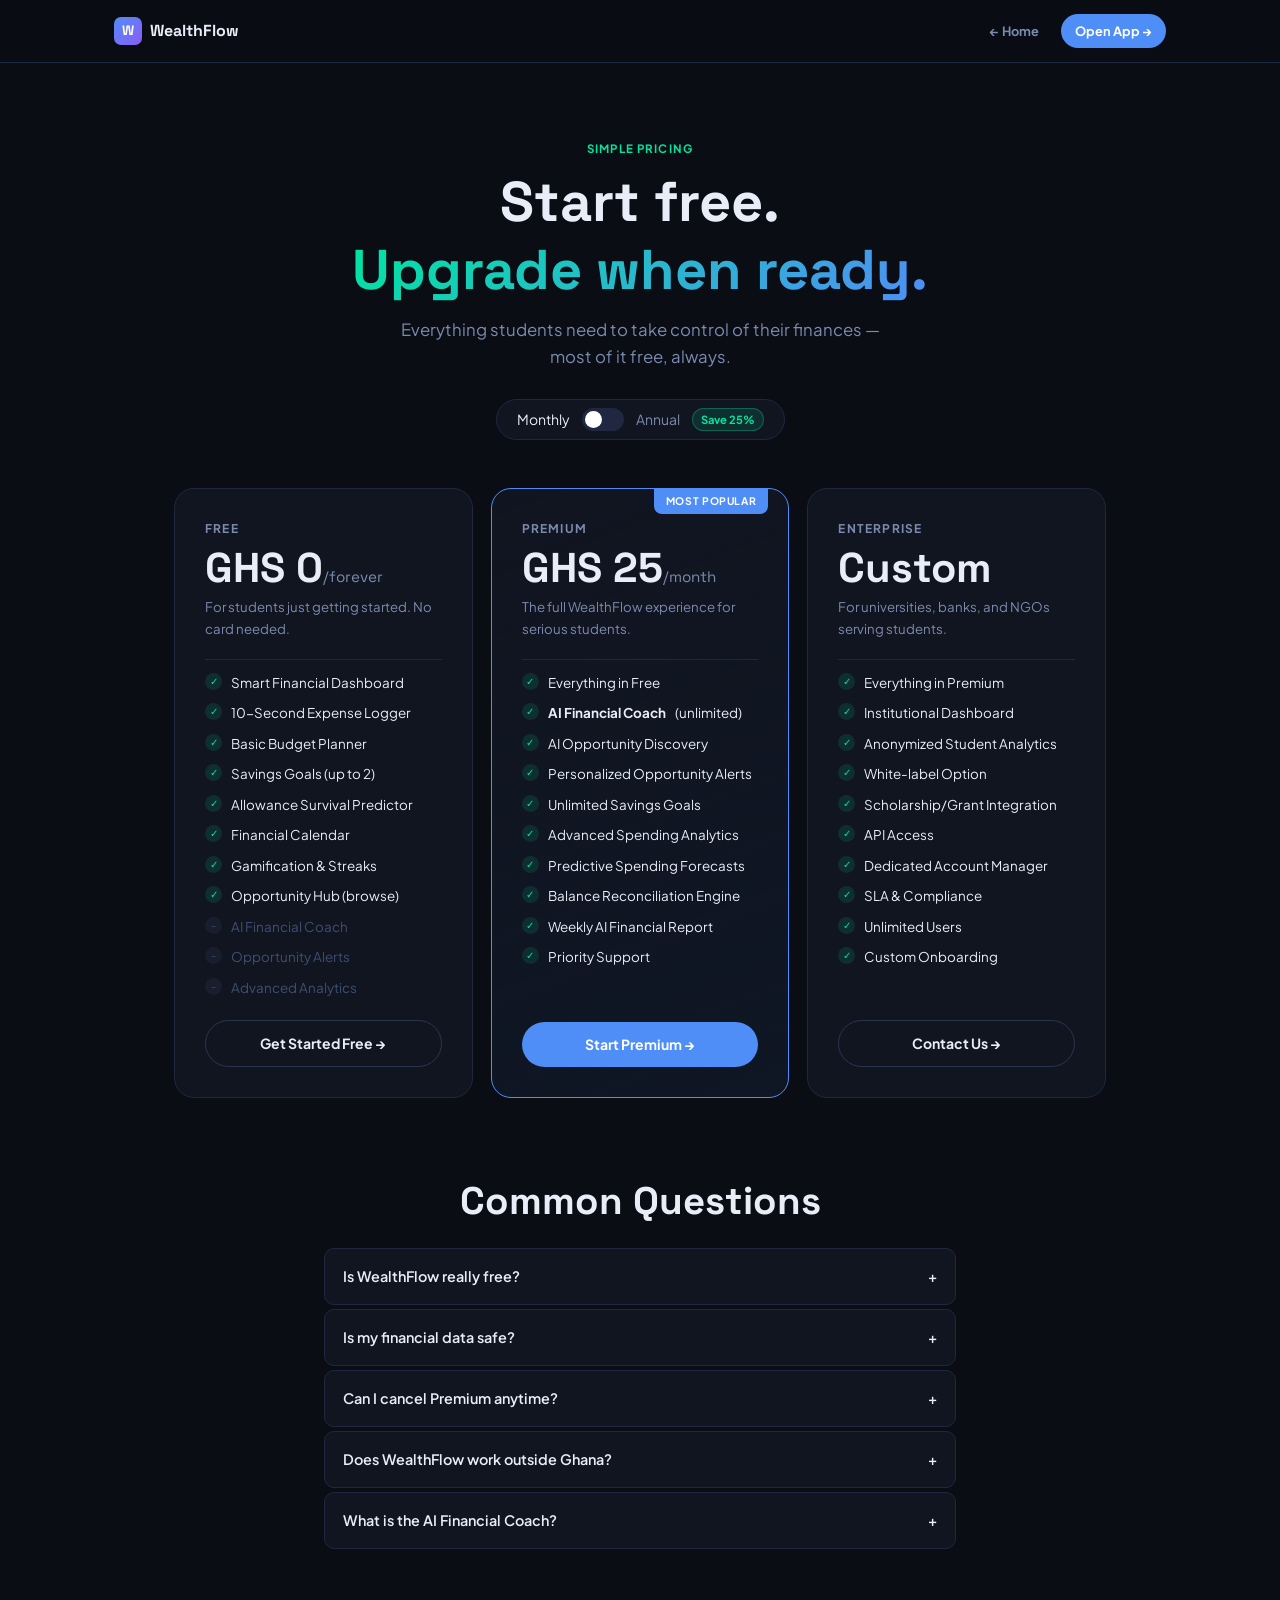
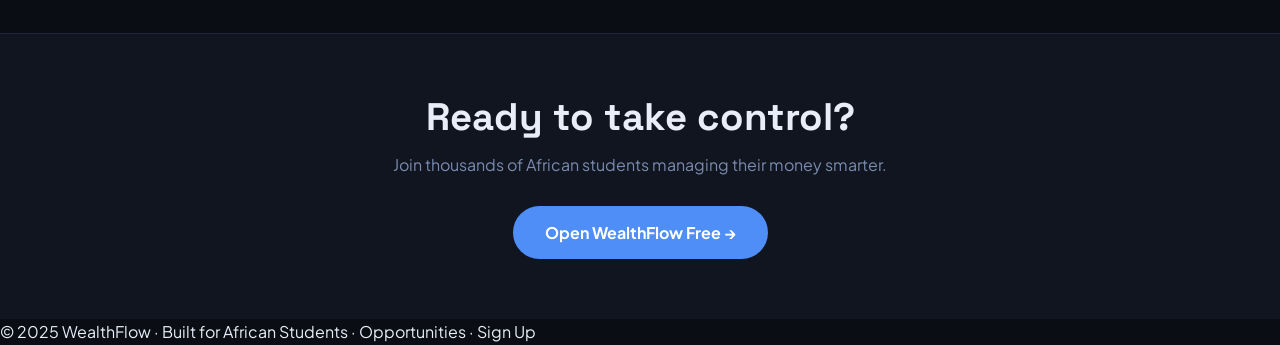
<file: pricing.html>
<!DOCTYPE html>
<html lang="en">
<head>
  <meta charset="UTF-8"/>
  <meta name="viewport" content="width=device-width, initial-scale=1.0"/>
  <title>Pricing — WealthFlow</title>
  <link rel="stylesheet" href="css/global.css"/>
  <link rel="stylesheet" href="css/pages.css"/>
</head>
<body>

<!-- NAV -->
<nav style="position:fixed;top:0;left:0;right:0;z-index:100;background:rgba(10,13,20,0.9);backdrop-filter:blur(16px);border-bottom:1px solid var(--border)">
  <div style="max-width:1100px;margin:0 auto;padding:14px 24px;display:flex;align-items:center;gap:16px">
    <a href="index.html" style="display:flex;align-items:center;gap:8px;font-family:var(--font-display);font-weight:700;font-size:1rem">
      <div style="width:28px;height:28px;border-radius:7px;background:var(--grad-primary);display:flex;align-items:center;justify-content:center;color:#fff;font-weight:800;font-size:0.85rem">W</div>
      WealthFlow
    </a>
    <div style="margin-left:auto;display:flex;gap:8px;align-items:center">
      <a href="index.html" class="btn btn-ghost btn-sm">← Home</a>
      <a href="dashboard.html" class="btn btn-primary btn-sm">Open App →</a>
    </div>
  </div>
</nav>

<div class="pricing-page">
  <!-- HERO -->
  <div class="pricing-hero">
    <div class="eyebrow">SIMPLE PRICING</div>
    <h1>Start free.<br><span class="gradient-text">Upgrade when ready.</span></h1>
    <p>Everything students need to take control of their finances — most of it free, always.</p>
    <div class="billing-toggle" onclick="toggleBilling()">
      <span id="monthlyLabel" style="font-size:0.875rem;color:var(--text)">Monthly</span>
      <div class="toggle-switch" id="billingToggle"><div class="toggle-knob"></div></div>
      <span id="annualLabel" style="font-size:0.875rem;color:var(--muted)">Annual</span>
      <span class="save-badge">Save 25%</span>
    </div>
  </div>

  <!-- PLANS -->
  <div class="pricing-grid">

    <!-- FREE -->
    <div class="pricing-card">
      <div class="plan-name">Free</div>
      <div class="plan-price">GHS 0<span>/forever</span></div>
      <div class="plan-desc">For students just getting started. No card needed.</div>
      <div class="plan-divider"></div>
      <div class="plan-features">
        <div class="plan-feature included"><div class="pf-check pf-yes">✓</div>Smart Financial Dashboard</div>
        <div class="plan-feature included"><div class="pf-check pf-yes">✓</div>10-Second Expense Logger</div>
        <div class="plan-feature included"><div class="pf-check pf-yes">✓</div>Basic Budget Planner</div>
        <div class="plan-feature included"><div class="pf-check pf-yes">✓</div>Savings Goals (up to 2)</div>
        <div class="plan-feature included"><div class="pf-check pf-yes">✓</div>Allowance Survival Predictor</div>
        <div class="plan-feature included"><div class="pf-check pf-yes">✓</div>Financial Calendar</div>
        <div class="plan-feature included"><div class="pf-check pf-yes">✓</div>Gamification &amp; Streaks</div>
        <div class="plan-feature included"><div class="pf-check pf-yes">✓</div>Opportunity Hub (browse)</div>
        <div class="plan-feature"><div class="pf-check pf-no">–</div>AI Financial Coach</div>
        <div class="plan-feature"><div class="pf-check pf-no">–</div>Opportunity Alerts</div>
        <div class="plan-feature"><div class="pf-check pf-no">–</div>Advanced Analytics</div>
      </div>
      <a href="dashboard.html" class="btn btn-outline btn-full">Get Started Free →</a>
    </div>

    <!-- PREMIUM -->
    <div class="pricing-card featured">
      <div class="plan-name">Premium</div>
      <div class="plan-price" id="premiumPrice">GHS 25<span id="premiumPer">/month</span></div>
      <div class="plan-desc">The full WealthFlow experience for serious students.</div>
      <div class="plan-divider"></div>
      <div class="plan-features">
        <div class="plan-feature included"><div class="pf-check pf-yes">✓</div>Everything in Free</div>
        <div class="plan-feature included"><div class="pf-check pf-yes">✓</div><strong>AI Financial Coach</strong> (unlimited)</div>
        <div class="plan-feature included"><div class="pf-check pf-yes">✓</div>AI Opportunity Discovery</div>
        <div class="plan-feature included"><div class="pf-check pf-yes">✓</div>Personalized Opportunity Alerts</div>
        <div class="plan-feature included"><div class="pf-check pf-yes">✓</div>Unlimited Savings Goals</div>
        <div class="plan-feature included"><div class="pf-check pf-yes">✓</div>Advanced Spending Analytics</div>
        <div class="plan-feature included"><div class="pf-check pf-yes">✓</div>Predictive Spending Forecasts</div>
        <div class="plan-feature included"><div class="pf-check pf-yes">✓</div>Balance Reconciliation Engine</div>
        <div class="plan-feature included"><div class="pf-check pf-yes">✓</div>Weekly AI Financial Report</div>
        <div class="plan-feature included"><div class="pf-check pf-yes">✓</div>Priority Support</div>
      </div>
      <a href="auth.html?mode=signup" class="btn btn-primary btn-full">Start Premium →</a>
    </div>

    <!-- ENTERPRISE -->
    <div class="pricing-card">
      <div class="plan-name">Enterprise</div>
      <div class="plan-price">Custom<span></span></div>
      <div class="plan-desc">For universities, banks, and NGOs serving students.</div>
      <div class="plan-divider"></div>
      <div class="plan-features">
        <div class="plan-feature included"><div class="pf-check pf-yes">✓</div>Everything in Premium</div>
        <div class="plan-feature included"><div class="pf-check pf-yes">✓</div>Institutional Dashboard</div>
        <div class="plan-feature included"><div class="pf-check pf-yes">✓</div>Anonymized Student Analytics</div>
        <div class="plan-feature included"><div class="pf-check pf-yes">✓</div>White-label Option</div>
        <div class="plan-feature included"><div class="pf-check pf-yes">✓</div>Scholarship/Grant Integration</div>
        <div class="plan-feature included"><div class="pf-check pf-yes">✓</div>API Access</div>
        <div class="plan-feature included"><div class="pf-check pf-yes">✓</div>Dedicated Account Manager</div>
        <div class="plan-feature included"><div class="pf-check pf-yes">✓</div>SLA &amp; Compliance</div>
        <div class="plan-feature included"><div class="pf-check pf-yes">✓</div>Unlimited Users</div>
        <div class="plan-feature included"><div class="pf-check pf-yes">✓</div>Custom Onboarding</div>
      </div>
      <a href="mailto:hello@wealthflow.co" class="btn btn-outline btn-full">Contact Us →</a>
    </div>

  </div>

  <!-- FAQ -->
  <div class="faq-wrap">
    <h2>Common Questions</h2>
    <details>
      <summary>Is WealthFlow really free? <span>+</span></summary>
      <p>Yes — the Free plan is genuinely free forever. You get the full dashboard, expense logger, budget planner, survival predictor, gamification, and the opportunity hub. No credit card needed, ever.</p>
    </details>
    <details>
      <summary>Is my financial data safe? <span>+</span></summary>
      <p>Your data is stored securely in your browser's local storage and optionally in the cloud. We never sell personal data to third parties, and you can delete your account and all data at any time.</p>
    </details>
    <details>
      <summary>Can I cancel Premium anytime? <span>+</span></summary>
      <p>Yes. Cancel any time with no questions asked. You'll keep Premium access until the end of your billing period, then automatically return to the Free plan.</p>
    </details>
    <details>
      <summary>Does WealthFlow work outside Ghana? <span>+</span></summary>
      <p>Yes! All the financial tools work for any African student. The platform is optimized for Ghanaian students (GHS currency, local scholarships), but we're expanding to more countries soon.</p>
    </details>
    <details>
      <summary>What is the AI Financial Coach? <span>+</span></summary>
      <p>It's a conversational AI powered by Claude (Anthropic) that knows your real financial data — your balance, spending patterns, streak, and goals. You can ask it anything: "Can I afford a new phone?" or "How do I save faster?" and it gives personalized, math-backed answers.</p>
    </details>
  </div>

  <!-- CTA -->
  <div style="text-align:center;padding:60px 24px;background:var(--surface);border-top:1px solid var(--border)">
    <h2 style="margin-bottom:12px">Ready to take control?</h2>
    <p style="color:var(--muted);margin-bottom:28px">Join thousands of African students managing their money smarter.</p>
    <a href="dashboard.html" class="btn btn-primary btn-lg">Open WealthFlow Free →</a>
  </div>

  <!-- FOOTER -->
  <footer>
    <p>© 2025 WealthFlow · Built for African Students ·
      <a href="opportunities.html">Opportunities</a> ·
      <a href="auth.html">Sign Up</a>
    </p>
  </footer>
</div>

<script>
  let annual = false;
  function toggleBilling() {
    annual = !annual;
    document.getElementById('billingToggle').classList.toggle('on', annual);
    document.getElementById('premiumPrice').childNodes[0].textContent = annual ? 'GHS 225' : 'GHS 25';
    document.getElementById('premiumPer').textContent = annual ? '/year' : '/month';
    document.getElementById('monthlyLabel').style.color = annual ? 'var(--muted)' : 'var(--text)';
    document.getElementById('annualLabel').style.color  = annual ? 'var(--text)' : 'var(--muted)';
  }
</script>
</body>
</html>
</file>
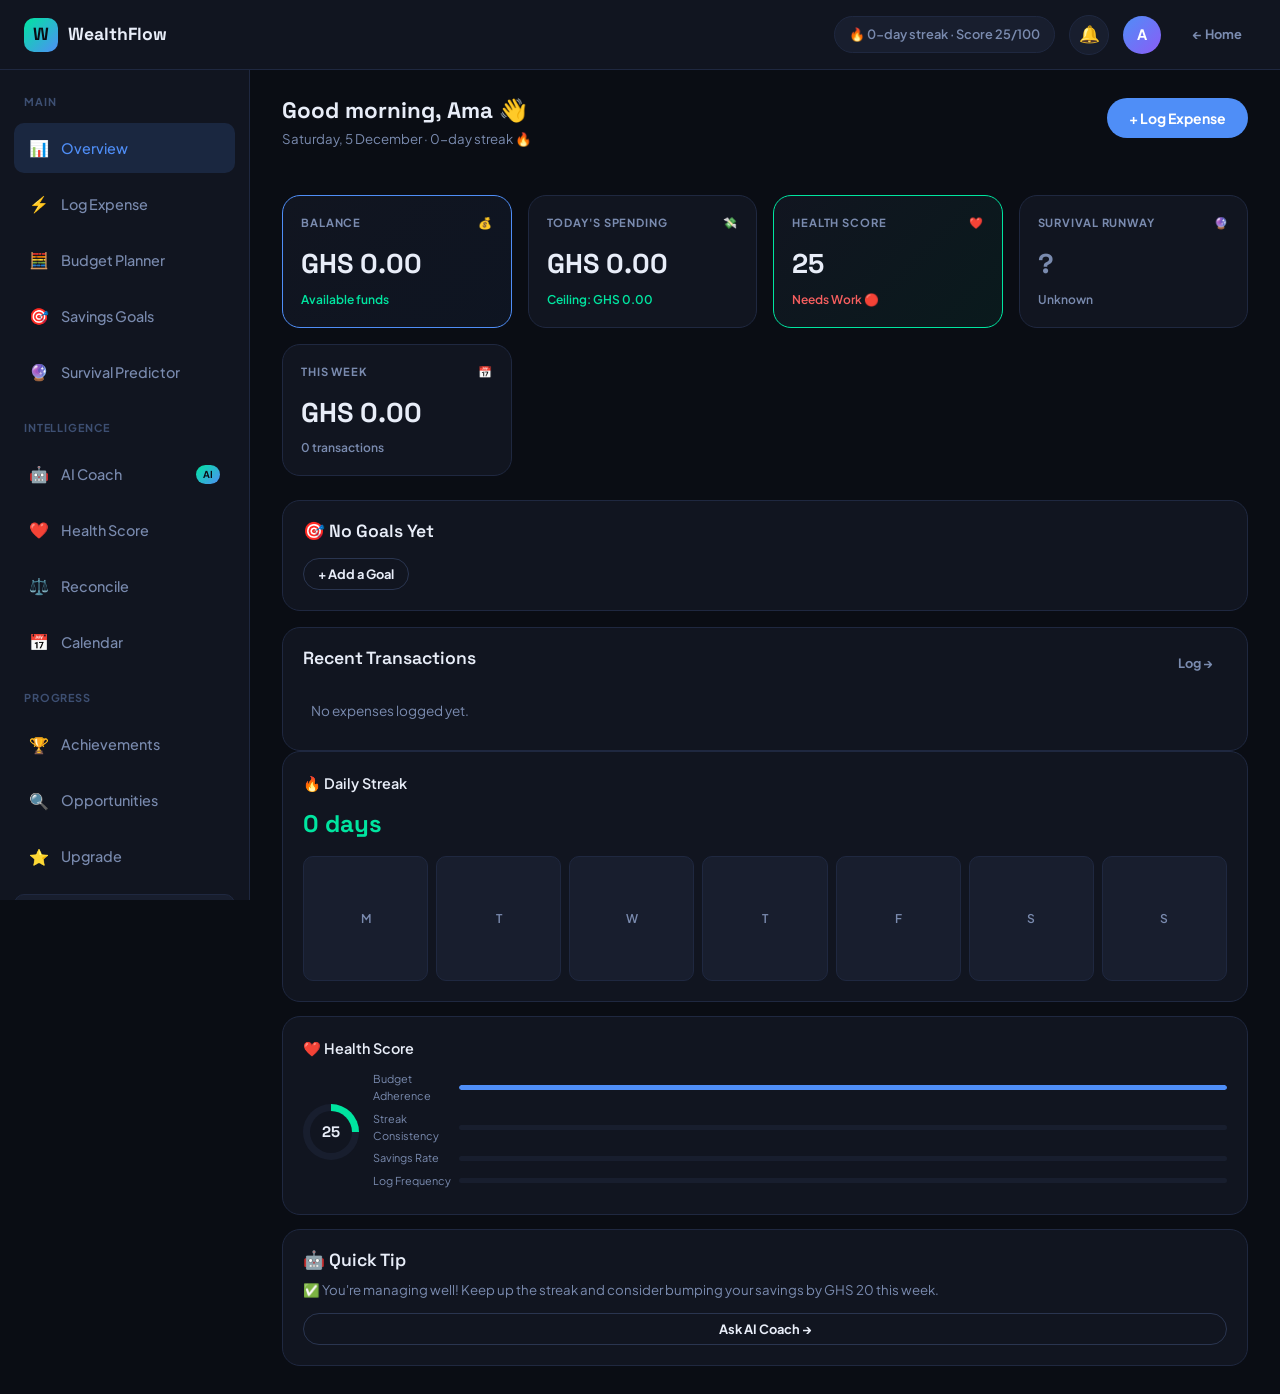
<file: 2nd cloude/dashboard.html>
<!DOCTYPE html>
<html lang="en">
<head>
  <meta charset="UTF-8"/>
  <meta name="viewport" content="width=device-width, initial-scale=1.0"/>
  <title>Dashboard — WealthFlow</title>
  <link rel="stylesheet" href="css/global.css"/>
  <link rel="stylesheet" href="css/dashboard.css"/>
</head>
<body>
<div class="app-shell">

  <!-- TOPBAR -->
  <header class="topbar">
    <button class="sidebar-toggle" id="sidebarToggle" onclick="toggleSidebar()">☰</button>
    <a href="index.html" class="topbar-logo">
      <div class="logo-mark">W</div>
      WealthFlow
    </a>
    <div class="topbar-spacer"></div>
    <div class="topbar-streak" id="topbarStreak">🔥 5-day streak · Score 74/100</div>
    <div style="position:relative">
      <div class="topbar-notif" id="notifBtn" onclick="toggleNotif()">
        🔔<div class="notif-dot" id="notifDot"></div>
      </div>
      <div class="notif-dropdown" id="notifDropdown">
        <div class="notif-header">
          <h4>Notifications</h4>
          <button class="btn btn-ghost btn-sm" onclick="markAllRead()">Mark all read</button>
        </div>
        <div id="notifList"></div>
      </div>
    </div>
    <div class="topbar-avatar" id="topbarAvatar">A</div>
    <a href="index.html" class="btn btn-ghost btn-sm" style="margin-left:4px">← Home</a>
  </header>

  <!-- SIDEBAR -->
  <div class="sidebar-backdrop" id="sidebarBackdrop" onclick="closeSidebar()"></div>
  <aside class="sidebar" id="sidebarEl">
    <span class="sidebar-section-label">Main</span>
    <div class="nav-item active" data-section="overview"  onclick="switchSection('overview',this)"><span class="icon">📊</span> Overview</div>
    <div class="nav-item" data-section="expenses"  onclick="switchSection('expenses',this)"><span class="icon">⚡</span> Log Expense</div>
    <div class="nav-item" data-section="budget"    onclick="switchSection('budget',this)"><span class="icon">🧮</span> Budget Planner</div>
    <div class="nav-item" data-section="goals"     onclick="switchSection('goals',this)"><span class="icon">🎯</span> Savings Goals</div>
    <div class="nav-item" data-section="predictor" onclick="switchSection('predictor',this)"><span class="icon">🔮</span> Survival Predictor</div>

    <span class="sidebar-section-label">Intelligence</span>
    <div class="nav-item" data-section="coach"     onclick="switchSection('coach',this)"><span class="icon">🤖</span> AI Coach <span class="nav-badge">AI</span></div>
    <div class="nav-item" data-section="health"    onclick="switchSection('health',this)"><span class="icon">❤️</span> Health Score</div>
    <div class="nav-item" data-section="reconcile" onclick="switchSection('reconcile',this)"><span class="icon">⚖️</span> Reconcile</div>
    <div class="nav-item" data-section="calendar"  onclick="switchSection('calendar',this)"><span class="icon">📅</span> Calendar</div>

    <span class="sidebar-section-label">Progress</span>
    <div class="nav-item" data-section="achievements" onclick="switchSection('achievements',this)"><span class="icon">🏆</span> Achievements</div>
    <a class="nav-item" href="opportunities.html"><span class="icon">🔍</span> Opportunities</a>
    <a class="nav-item" href="pricing.html"><span class="icon">⭐</span> Upgrade</a>

    <div class="sidebar-spacer"></div>
    <div class="sidebar-user">
      <div class="sidebar-avatar" id="sidebarAvatar">A</div>
      <div>
        <div class="sidebar-user-name" id="sidebarName">Ama Owusu</div>
        <div class="sidebar-user-rank" id="sidebarRank">⚡ Smart Spender</div>
      </div>
    </div>
  </aside>

  <!-- MAIN CONTENT -->
  <main class="main-content">

    <!-- ══════════════════════════════════════════════════
         OVERVIEW SECTION
    ══════════════════════════════════════════════════ -->
    <div class="dash-section active" id="sec-overview">
      <div class="section-header">
        <div>
          <h2 id="overviewGreeting">Good morning, Ama 👋</h2>
          <p id="overviewSub">Loading your financial snapshot...</p>
        </div>
        <button class="btn btn-primary" onclick="switchSection('expenses',document.querySelector('[data-section=expenses]'))">+ Log Expense</button>
      </div>

      <!-- Metrics -->
      <div class="metric-row" id="metricRow"></div>

      <!-- Savings progress + transactions -->
      <div class="grid-aside">
        <div style="display:flex;flex-direction:column;gap:16px">
          <div class="card" id="savingsGoalCard"></div>
          <div class="card">
            <div class="section-header" style="margin-bottom:14px">
              <h3>Recent Transactions</h3>
              <button class="btn btn-ghost btn-sm" onclick="switchSection('expenses',document.querySelector('[data-section=expenses]'))">Log →</button>
            </div>
            <div id="recentTxList"></div>
          </div>
        </div>
        <div style="display:flex;flex-direction:column;gap:14px">
          <div class="card" id="streakCard"></div>
          <div class="card" id="healthMiniCard"></div>
          <div class="card">
            <h3 style="margin-bottom:8px">🤖 Quick Tip</h3>
            <p id="quickTip" style="font-size:0.83rem;color:var(--muted);line-height:1.6;margin-bottom:12px"></p>
            <button class="btn btn-outline btn-sm btn-full" onclick="switchSection('coach',document.querySelector('[data-section=coach]'))">Ask AI Coach →</button>
          </div>
        </div>
      </div>
    </div>

    <!-- ══════════════════════════════════════════════════
         EXPENSE LOGGER SECTION
    ══════════════════════════════════════════════════ -->
    <div class="dash-section" id="sec-expenses">
      <div class="section-header">
        <div><h2>Log Expense ⚡</h2><p>10-second expense logging — tap, enter, done.</p></div>
      </div>
      <div class="grid-2">
        <!-- Logger -->
        <div class="card">
          <div class="amount-display" id="amountDisplay">GHS 0</div>
          <p class="form-label" style="margin-bottom:8px">Select Category</p>
          <div class="cat-pills" id="catPills">
            <div class="cat-pill" data-cat="Food"          onclick="selectCat(this)">🍔 Food</div>
            <div class="cat-pill" data-cat="Transport"     onclick="selectCat(this)">🚌 Transport</div>
            <div class="cat-pill" data-cat="Data"          onclick="selectCat(this)">📶 Data</div>
            <div class="cat-pill" data-cat="Education"     onclick="selectCat(this)">📚 Education</div>
            <div class="cat-pill" data-cat="Entertainment" onclick="selectCat(this)">🎉 Entertainment</div>
            <div class="cat-pill" data-cat="Miscellaneous" onclick="selectCat(this)">⚙️ Misc</div>
          </div>
          <div class="form-group" style="margin-bottom:12px">
            <label class="form-label">Note (optional)</label>
            <input type="text" class="input-field" id="expenseNote" placeholder="e.g. Campus Canteen lunch"/>
          </div>
          <div class="numpad">
            <button class="num-btn" onclick="numPad(7)">7</button>
            <button class="num-btn" onclick="numPad(8)">8</button>
            <button class="num-btn" onclick="numPad(9)">9</button>
            <button class="num-btn" onclick="numPad(4)">4</button>
            <button class="num-btn" onclick="numPad(5)">5</button>
            <button class="num-btn" onclick="numPad(6)">6</button>
            <button class="num-btn" onclick="numPad(1)">1</button>
            <button class="num-btn" onclick="numPad(2)">2</button>
            <button class="num-btn" onclick="numPad(3)">3</button>
            <button class="num-btn" onclick="numPad('.')">.</button>
            <button class="num-btn zero" onclick="numPad(0)">0</button>
            <button class="num-btn del" onclick="numPad('del')">⌫</button>
          </div>
          <button class="btn btn-primary btn-full btn-lg" onclick="logExpense()">Log Expense →</button>
        </div>

        <!-- Side info -->
        <div style="display:flex;flex-direction:column;gap:14px">
          <div class="card">
            <h3 style="margin-bottom:14px">Today's Summary</h3>
            <div style="display:flex;flex-direction:column;gap:10px">
              <div style="display:flex;justify-content:space-between;align-items:center">
                <span style="font-size:0.85rem;color:var(--muted)">Daily Ceiling</span>
                <span style="font-family:var(--font-display);font-weight:700;color:var(--accent)" id="todayCeiling">GHS —</span>
              </div>
              <div style="display:flex;justify-content:space-between;align-items:center">
                <span style="font-size:0.85rem;color:var(--muted)">Spent Today</span>
                <span style="font-family:var(--font-display);font-weight:700;color:var(--danger)" id="todaySpentAmt">GHS 0.00</span>
              </div>
              <div class="progress-track"><div class="progress-fill" id="todayProgress" style="width:0%"></div></div>
            </div>
          </div>
          <div class="card">
            <h3 style="margin-bottom:12px">7-Day Category Breakdown</h3>
            <div id="catBreakdown"></div>
          </div>
          <div class="card">
            <h3 style="margin-bottom:10px">Recent Entries</h3>
            <div id="expenseRecentList" style="max-height:200px;overflow-y:auto"></div>
          </div>
        </div>
      </div>
    </div>

    <!-- ══════════════════════════════════════════════════
         BUDGET PLANNER SECTION
    ══════════════════════════════════════════════════ -->
    <div class="dash-section" id="sec-budget">
      <div class="section-header">
        <div><h2>Budget Planner 🧮</h2><p>Your income-based spending blueprint — WealthFlow recommended allocations.</p></div>
      </div>
      <div class="grid-2">
        <div class="card">
          <h3 style="margin-bottom:16px">Monthly Income Setup</h3>
          <div style="display:flex;flex-direction:column;gap:12px">
            <div class="form-group">
              <label class="form-label">Monthly Allowance (GHS)</label>
              <input type="number" class="input-field" id="budgetMonthly" placeholder="e.g. 1200"/>
            </div>
            <div class="form-group">
              <label class="form-label">Side Hustle Income (GHS)</label>
              <input type="number" class="input-field" id="budgetSide" placeholder="e.g. 200"/>
            </div>
            <div class="form-group">
              <label class="form-label">Scholarship / Grant (GHS)</label>
              <input type="number" class="input-field" id="budgetScholarship" placeholder="e.g. 0"/>
            </div>
            <div style="background:var(--surface2);border:1px solid var(--border);border-radius:var(--r-lg);padding:14px">
              <div class="form-label">Total Monthly Income</div>
              <div style="font-family:var(--font-display);font-size:1.7rem;font-weight:700;color:var(--accent)" id="budgetTotal">GHS 0.00</div>
            </div>
            <button class="btn btn-primary btn-full" onclick="saveBudget()">Save Budget →</button>
          </div>
        </div>
        <div class="card">
          <div class="section-header" style="margin-bottom:16px">
            <h3>Budget Allocation</h3>
            <span style="font-size:0.75rem;color:var(--muted)">WealthFlow recommended</span>
          </div>
          <div id="budgetRows"></div>
        </div>
      </div>
      <div class="card" id="budgetTipsCard"></div>
    </div>

    <!-- ══════════════════════════════════════════════════
         SAVINGS GOALS SECTION
    ══════════════════════════════════════════════════ -->
    <div class="dash-section" id="sec-goals">
      <div class="section-header">
        <div><h2>Savings Goals 🎯</h2><p>Break big costs into trackable milestones.</p></div>
        <button class="btn btn-primary" onclick="toggleNewGoalForm()">+ Add Goal</button>
      </div>

      <!-- New Goal Form -->
      <div class="card" id="newGoalForm" style="display:none">
        <h3 style="margin-bottom:14px">New Savings Goal</h3>
        <div class="grid-2" style="margin-bottom:12px">
          <div class="form-group">
            <label class="form-label">Goal Name</label>
            <input type="text" class="input-field" id="goalName" placeholder="e.g. New Laptop"/>
          </div>
          <div class="form-group">
            <label class="form-label">Target Amount (GHS)</label>
            <input type="number" class="input-field" id="goalAmount" placeholder="500"/>
          </div>
          <div class="form-group">
            <label class="form-label">Target Date</label>
            <input type="date" class="input-field" id="goalDate"/>
          </div>
          <div class="form-group">
            <label class="form-label">Emoji</label>
            <input type="text" class="input-field" id="goalEmoji" placeholder="💻" maxlength="4"/>
          </div>
        </div>
        <div style="display:flex;gap:8px">
          <button class="btn btn-primary" onclick="addGoal()">Create Goal</button>
          <button class="btn btn-ghost" onclick="toggleNewGoalForm()">Cancel</button>
        </div>
      </div>

      <div class="grid-auto" id="goalsGrid"></div>
    </div>

    <!-- ══════════════════════════════════════════════════
         SURVIVAL PREDICTOR SECTION
    ══════════════════════════════════════════════════ -->
    <div class="dash-section" id="sec-predictor">
      <div class="section-header">
        <div><h2>Allowance Survival Predictor 🔮</h2><p>Know exactly how long your money will last.</p></div>
      </div>
      <div class="grid-2">
        <div class="card" style="text-align:center">
          <div class="predictor-days" id="predDays">—</div>
          <p style="color:var(--muted);margin-bottom:22px">days of runway remaining</p>
          <div class="ceiling-box" style="margin-bottom:16px;text-align:left">
            <div class="ceiling-label">Daily Spending Ceiling</div>
            <div class="ceiling-val" id="predCeiling">GHS —</div>
            <div class="ceiling-sub" id="predCeilingSub"></div>
          </div>
          <div id="predAlert"></div>
        </div>
        <div style="display:flex;flex-direction:column;gap:14px">
          <div class="card">
            <h3 style="margin-bottom:14px">Update Your Data</h3>
            <div style="display:flex;flex-direction:column;gap:12px">
              <div class="form-group">
                <label class="form-label">Current Balance (GHS)</label>
                <input type="number" class="input-field" id="predBalance" placeholder="847.50"/>
              </div>
              <div class="form-group">
                <label class="form-label">Next Stipend Date</label>
                <input type="date" class="input-field" id="predDate"/>
              </div>
              <button class="btn btn-primary btn-full" onclick="updatePredictor()">Recalculate →</button>
            </div>
          </div>
          <div class="card">
            <h3 style="margin-bottom:12px">Spending Scenarios</h3>
            <div id="predScenarios"></div>
          </div>
          <div class="card">
            <h3 style="margin-bottom:8px">Avg Daily Spend</h3>
            <div style="font-family:var(--font-display);font-size:1.8rem;font-weight:700" id="predAvgDaily">GHS —</div>
            <div style="font-size:0.75rem;color:var(--muted);margin-top:4px">Based on last 7 days</div>
          </div>
        </div>
      </div>
    </div>

    <!-- ══════════════════════════════════════════════════
         AI COACH SECTION
    ══════════════════════════════════════════════════ -->
    <div class="dash-section" id="sec-coach">
      <div class="section-header">
        <div><h2>AI Financial Coach 🤖</h2><p>Powered by Claude AI — personalized to your real financial data.</p></div>
      </div>
      <div class="grid-aside">
        <div class="card coach-wrap">
          <div style="display:flex;align-items:center;gap:10px;margin-bottom:14px;padding-bottom:12px;border-bottom:1px solid var(--border)">
            <div style="width:32px;height:32px;border-radius:50%;background:var(--grad-primary);display:flex;align-items:center;justify-content:center;font-size:1rem">🤖</div>
            <div>
              <div style="font-size:0.88rem;font-weight:600">WealthFlow AI Coach</div>
              <div style="font-size:0.72rem;color:var(--accent)">● Online · Context-aware</div>
            </div>
          </div>
          <div class="coach-messages" id="coachMessages"></div>
          <div class="coach-divider"></div>
          <div class="coach-suggestions" id="coachSuggestions">
            <button class="coach-sugg" onclick="sendCoachSugg(this)">How should I budget GHS 800 this month?</button>
            <button class="coach-sugg" onclick="sendCoachSugg(this)">Can I afford a new phone by next semester?</button>
            <button class="coach-sugg" onclick="sendCoachSugg(this)">How do I save faster?</button>
            <button class="coach-sugg" onclick="sendCoachSugg(this)">What scholarships can I apply for?</button>
          </div>
          <div class="coach-input-row">
            <input type="text" class="input-field" id="coachInput" placeholder="Ask anything about your finances..." onkeydown="if(event.key==='Enter')sendCoach()"/>
            <button class="btn btn-primary" id="coachSendBtn" onclick="sendCoach()">Send →</button>
          </div>
        </div>
        <div style="display:flex;flex-direction:column;gap:14px">
          <div class="card" id="coachSnapshotCard"></div>
          <div class="card" id="coachInsightsCard"></div>
        </div>
      </div>
    </div>

    <!-- ══════════════════════════════════════════════════
         HEALTH SCORE SECTION
    ══════════════════════════════════════════════════ -->
    <div class="dash-section" id="sec-health">
      <div class="section-header">
        <div><h2>Financial Health Score ❤️</h2><p>Your real-time financial wellness rating.</p></div>
        <button class="btn btn-outline" onclick="renderHealth()">↻ Recalculate</button>
      </div>
      <div class="grid-2">
        <div class="card" style="display:flex;flex-direction:column;align-items:center;gap:16px;padding:28px">
          <div class="health-ring" id="healthRing" style="--pct:74%">
            <div class="health-ring-val" id="healthRingVal">74</div>
          </div>
          <div style="text-align:center">
            <div style="font-size:1.1rem;font-weight:700" id="healthLabel">Good 💚</div>
            <div style="font-size:0.8rem;color:var(--muted);margin-top:4px">Score above 85 earns the Financial Master badge 🏆</div>
          </div>
          <div style="width:100%" id="healthFactors"></div>
        </div>
        <div style="display:flex;flex-direction:column;gap:14px">
          <div class="card">
            <h3 style="margin-bottom:14px">How to Improve</h3>
            <div style="display:flex;flex-direction:column;gap:10px">
              <div style="display:flex;gap:10px;font-size:0.84rem;color:var(--muted)"><span>📉</span><span>Reduce food spending to stay within your 35% budget allocation.</span></div>
              <div style="display:flex;gap:10px;font-size:0.84rem;color:var(--muted)"><span>🔥</span><span>Maintain your logging streak for 7 consecutive days.</span></div>
              <div style="display:flex;gap:10px;font-size:0.84rem;color:var(--muted)"><span>🎯</span><span>Hit your first savings milestone to unlock the Smart Saver badge.</span></div>
              <div style="display:flex;gap:10px;font-size:0.84rem;color:var(--muted)"><span>⚖️</span><span>Reconcile your balance at least once this week (+25 XP).</span></div>
            </div>
          </div>
          <div class="card" id="healthScoreGrid"></div>
        </div>
      </div>
    </div>

    <!-- ══════════════════════════════════════════════════
         RECONCILE SECTION
    ══════════════════════════════════════════════════ -->
    <div class="dash-section" id="sec-reconcile">
      <div class="section-header">
        <div><h2>Balance Reconciliation ⚖️</h2><p>Sync your records with your actual cash on hand.</p></div>
      </div>
      <div class="grid-2">
        <div class="card">
          <h3 style="margin-bottom:16px">Weekly Audit</h3>
          <div class="recon-expected">
            <div class="form-label">System Expected Balance</div>
            <div style="font-family:var(--font-display);font-size:2rem;font-weight:700" id="reconExpected">GHS —</div>
          </div>
          <div class="form-group" style="margin-bottom:14px">
            <label class="form-label">How much cash do you actually have? (GHS)</label>
            <input type="number" class="input-field" id="reconInput" placeholder="Enter your actual balance..."/>
          </div>
          <button class="btn btn-primary btn-full" onclick="runReconcile()">Reconcile Now →</button>
          <div id="reconResult" style="margin-top:14px"></div>
        </div>
        <div style="display:flex;flex-direction:column;gap:14px">
          <div class="card">
            <h3 style="margin-bottom:14px">Why Reconcile?</h3>
            <p style="font-size:0.875rem;color:var(--muted);margin-bottom:14px;line-height:1.65">Cash payments, split bills, and forgotten purchases create gaps between logged expenses and your real balance. Weekly reconciliation keeps your data accurate.</p>
            <div style="display:flex;flex-direction:column;gap:8px">
              <div style="display:flex;gap:10px;font-size:0.84rem;color:var(--muted)"><span>✅</span><span>Detects unlogged expenses automatically</span></div>
              <div style="display:flex;gap:10px;font-size:0.84rem;color:var(--muted)"><span>✅</span><span>Auto-categorizes gaps as Miscellaneous</span></div>
              <div style="display:flex;gap:10px;font-size:0.84rem;color:var(--muted)"><span>✅</span><span>Keeps survival predictor accurate</span></div>
              <div style="display:flex;gap:10px;font-size:0.84rem;color:var(--muted)"><span>✅</span><span>Earns the Reconciliation Pro badge +30 XP</span></div>
            </div>
          </div>
          <div class="card">
            <h3 style="margin-bottom:12px">Reconciliation History</h3>
            <div id="reconHistory"></div>
          </div>
        </div>
      </div>
    </div>

    <!-- ══════════════════════════════════════════════════
         CALENDAR SECTION
    ══════════════════════════════════════════════════ -->
    <div class="dash-section" id="sec-calendar">
      <div class="section-header">
        <div><h2>Financial Calendar 📅</h2><p>Track deadlines, bills, stipends, and reminders.</p></div>
        <button class="btn btn-primary" onclick="toggleCalForm()">+ Add Event</button>
      </div>
      <div class="card" id="calForm" style="display:none;margin-bottom:16px">
        <h3 style="margin-bottom:14px">New Calendar Event</h3>
        <div class="grid-2" style="margin-bottom:12px">
          <div class="form-group">
            <label class="form-label">Title</label>
            <input type="text" class="input-field" id="calTitle" placeholder="e.g. Room Rent Due"/>
          </div>
          <div class="form-group">
            <label class="form-label">Date</label>
            <input type="date" class="input-field" id="calDate"/>
          </div>
          <div class="form-group">
            <label class="form-label">Type</label>
            <select class="input-field" id="calType">
              <option value="deadline">Deadline</option>
              <option value="bill">Bill</option>
              <option value="stipend">Stipend</option>
              <option value="reminder">Reminder</option>
            </select>
          </div>
          <div class="form-group">
            <label class="form-label">Amount (GHS, optional)</label>
            <input type="number" class="input-field" id="calAmount" placeholder="0"/>
          </div>
        </div>
        <div style="display:flex;gap:8px">
          <button class="btn btn-primary" onclick="addCalEvent()">Add Event</button>
          <button class="btn btn-ghost" onclick="toggleCalForm()">Cancel</button>
        </div>
      </div>
      <div class="grid-2">
        <div class="card">
          <h3 style="margin-bottom:14px">Upcoming Events</h3>
          <div id="calList"></div>
        </div>
        <div class="card">
          <h3 style="margin-bottom:14px">This Month Overview</h3>
          <div id="calSummary"></div>
        </div>
      </div>
    </div>

    <!-- ══════════════════════════════════════════════════
         ACHIEVEMENTS SECTION
    ══════════════════════════════════════════════════ -->
    <div class="dash-section" id="sec-achievements">
      <div class="section-header">
        <div><h2>Achievements 🏆</h2><p>Your financial journey, gamified.</p></div>
      </div>
      <div class="grid-2">
        <div class="card">
          <h3 style="margin-bottom:14px">Your Rank</h3>
          <div style="color:var(--accent);font-weight:700;font-size:1rem;margin-bottom:14px" id="achRankName">Smart Spender — Level 3</div>
          <div style="margin-bottom:18px">
            <div style="display:flex;justify-content:space-between;font-size:0.78rem;color:var(--muted);margin-bottom:6px">
              <span id="achXP">340 XP</span>
              <span id="achNextLevel">Level 4: 600 XP</span>
            </div>
            <div class="progress-track xp-bar"><div class="progress-fill" id="achXPBar" style="width:40%"></div></div>
          </div>
          <div id="levelList"></div>
        </div>
        <div style="display:flex;flex-direction:column;gap:14px">
          <div class="card">
            <h3 style="margin-bottom:14px">Milestone Badges</h3>
            <div class="badges-grid" style="display:grid;grid-template-columns:repeat(3,1fr);gap:10px" id="badgesGrid"></div>
          </div>
          <div class="card">
            <h3 style="margin-bottom:12px">This Week's Streak</h3>
            <div class="streak-days" id="streakDaysRow"></div>
            <div style="font-size:0.78rem;color:var(--muted);margin-top:8px">Log today to extend your 🔥 streak and earn +15 XP</div>
          </div>
          <div class="card" id="achXPSummary"></div>
        </div>
      </div>
    </div>

  </main><!-- /main-content -->
</div><!-- /app-shell -->

<script src="js/db.js"></script>
<script src="js/dashboard.js"></script>
<script>
  function toggleSidebar() {
    document.getElementById('sidebarEl').classList.toggle('open');
    document.getElementById('sidebarBackdrop').classList.toggle('open');
  }
  function closeSidebar() {
    document.getElementById('sidebarEl').classList.remove('open');
    document.getElementById('sidebarBackdrop').classList.remove('open');
  }
  // Auto-close the mobile sidebar whenever a nav item is tapped
  document.querySelectorAll('.nav-item').forEach(function (item) {
    item.addEventListener('click', closeSidebar);
  });
</script>
</body>
</html>
</file>
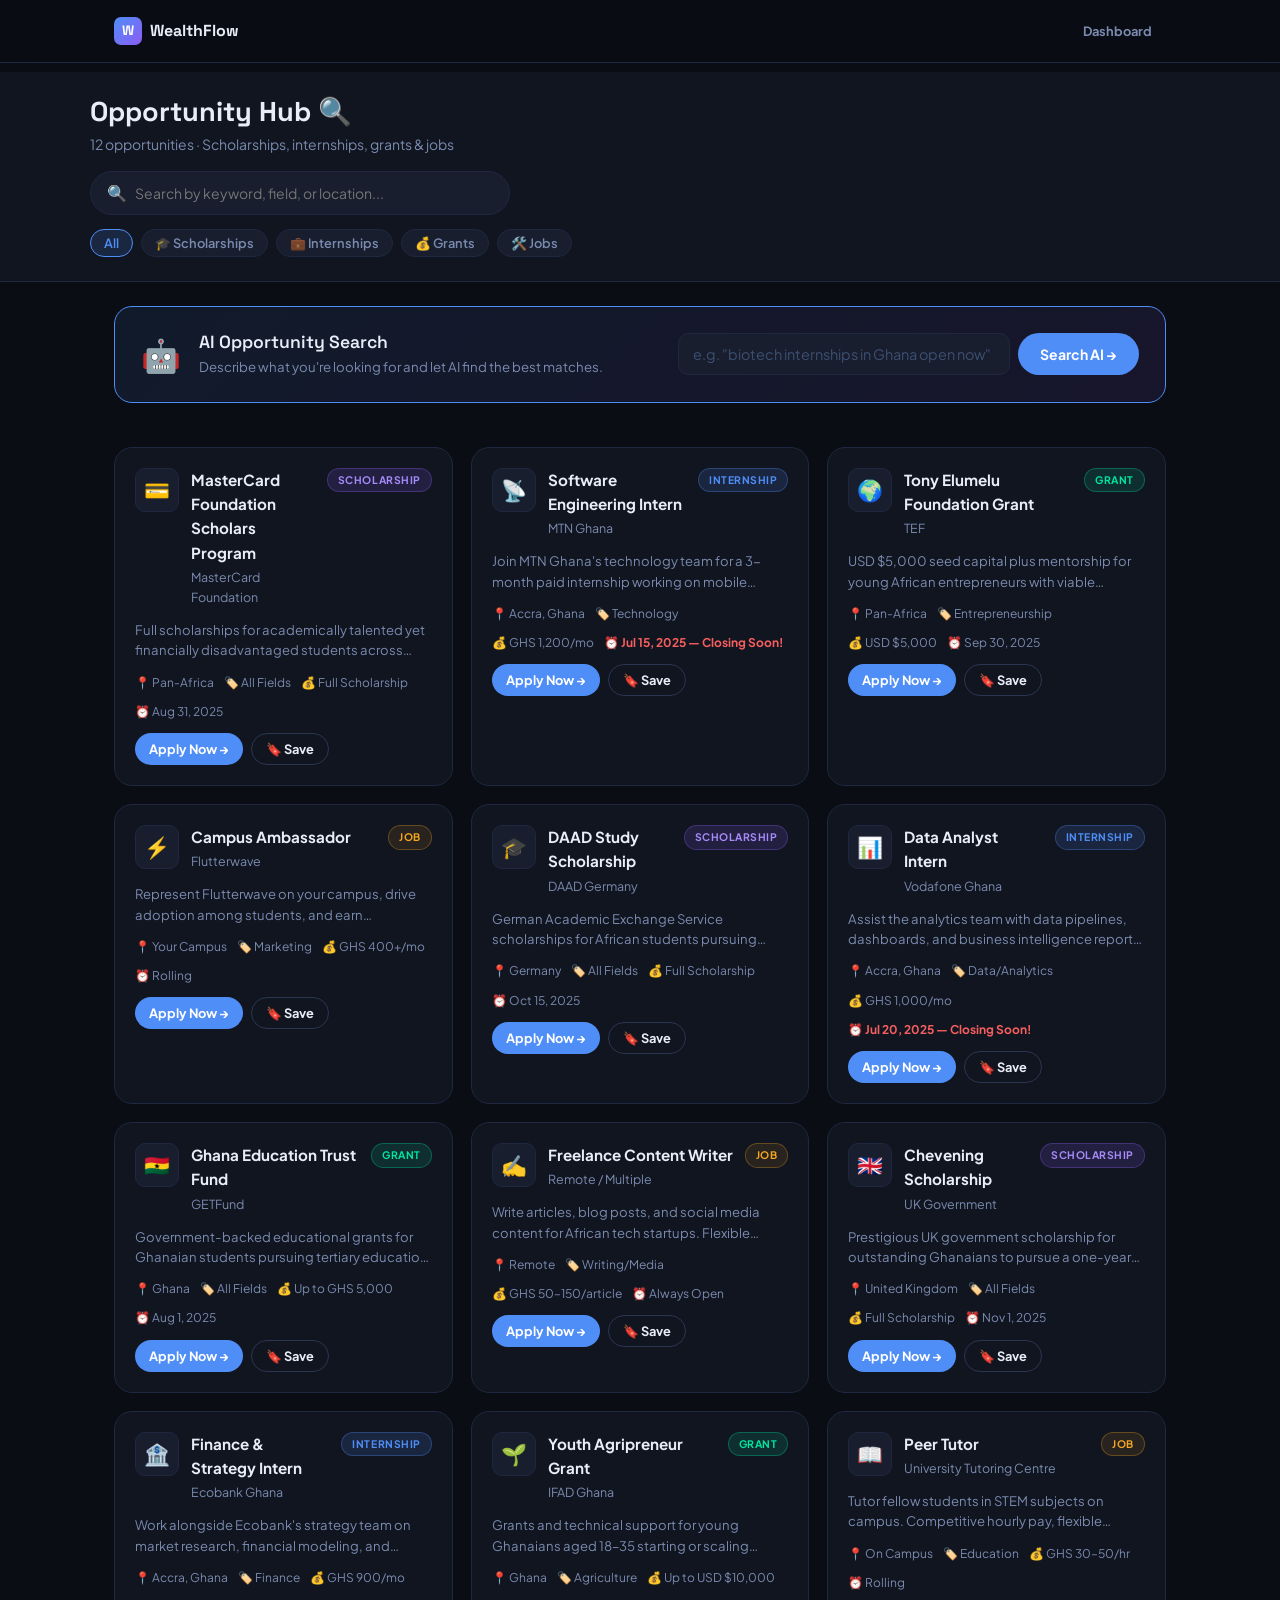
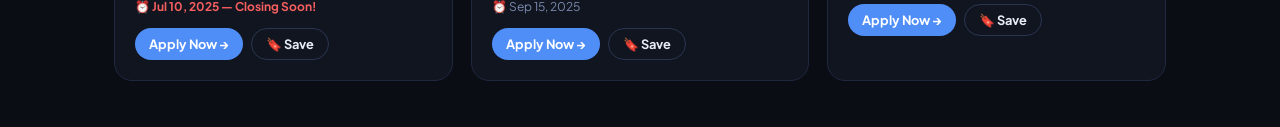
<file: 2nd cloude/opportunities.html>
<!DOCTYPE html>
<html lang="en">
<head>
  <meta charset="UTF-8"/>
  <meta name="viewport" content="width=device-width, initial-scale=1.0"/>
  <title>Opportunities — WealthFlow</title>
  <link rel="stylesheet" href="css/global.css"/>
  <link rel="stylesheet" href="css/pages.css"/>
</head>
<body>

<!-- NAV -->
<nav style="position:fixed;top:0;left:0;right:0;z-index:100;background:rgba(10,13,20,0.9);backdrop-filter:blur(16px);border-bottom:1px solid var(--border)">
  <div style="max-width:1100px;margin:0 auto;padding:14px 24px;display:flex;align-items:center;gap:16px">
    <a href="index.html" style="display:flex;align-items:center;gap:8px;font-family:var(--font-display);font-weight:700;font-size:1rem">
      <div style="width:28px;height:28px;border-radius:7px;background:var(--grad-primary);display:flex;align-items:center;justify-content:center;color:#fff;font-weight:800;font-size:0.85rem">W</div>
      WealthFlow
    </a>
    <div style="margin-left:auto;display:flex;gap:8px;align-items:center">
      <a href="dashboard.html" class="btn btn-ghost btn-sm">Dashboard</a>
    </div>
  </div>
</nav>

<div class="opp-page">
  <!-- HEADER -->
  <div class="opp-header">
    <div class="opp-header-inner">
      <h1>Opportunity Hub 🔍</h1>
      <p class="opp-header-sub" id="oppCount">12 opportunities · Scholarships, internships, grants &amp; jobs for African students</p>
      <div class="opp-search-row">
        <div class="opp-search-wrap">
          <span style="color:var(--faint)">🔍</span>
          <input type="text" id="oppSearch" placeholder="Search by keyword, field, or location..." oninput="filterOpps()"/>
        </div>
      </div>
      <div class="opp-filters">
        <button class="pill active" data-filter="all"          onclick="setFilter('all',this)">All</button>
        <button class="pill" data-filter="scholarship"         onclick="setFilter('scholarship',this)">🎓 Scholarships</button>
        <button class="pill" data-filter="internship"          onclick="setFilter('internship',this)">💼 Internships</button>
        <button class="pill" data-filter="grant"               onclick="setFilter('grant',this)">💰 Grants</button>
        <button class="pill" data-filter="job"                 onclick="setFilter('job',this)">🛠️ Jobs</button>
      </div>
    </div>
  </div>

  <!-- MAIN -->
  <div style="max-width:1100px;margin:0 auto;padding:24px">

    <!-- AI SEARCH BANNER -->
    <div class="ai-search-banner">
      <div class="ai-icon">🤖</div>
      <div style="flex:1;min-width:180px">
        <h3>AI Opportunity Search</h3>
        <p>Describe what you're looking for and let AI find the best matches.</p>
      </div>
      <div class="ai-search-row">
        <input type="text" class="input-field" id="aiSearchInput"
          placeholder='e.g. "biotech internships in Ghana open now"'
          onkeydown="if(event.key==='Enter')runAiSearch()"/>
        <button class="btn btn-primary" id="aiSearchBtn" onclick="runAiSearch()">Search AI →</button>
      </div>
    </div>

    <!-- AI RESULT -->
    <div class="ai-result" id="aiResult">
      <span style="font-size:1.2rem;flex-shrink:0">🤖</span>
      <div id="aiResultText" style="font-size:0.875rem;color:var(--text);line-height:1.65;white-space:pre-wrap"></div>
    </div>

    <!-- GRID -->
    <div class="opp-grid" id="oppGrid"></div>
    <div id="noResults" style="display:none;text-align:center;padding:60px;color:var(--muted)">
      <div style="font-size:3rem;margin-bottom:12px">🔍</div>
      <h3>No opportunities found</h3>
      <p>Try adjusting your filters or search query.</p>
    </div>
  </div>
</div>

<script src="../js/db.js"></script>
<script>
  let currentFilter = 'all';
  let currentSearch = '';

  function setFilter(type, el) {
    currentFilter = type;
    document.querySelectorAll('.opp-filters .pill').forEach(p => p.classList.remove('active'));
    el.classList.add('active');
    renderOpps();
  }

  function filterOpps() {
    currentSearch = document.getElementById('oppSearch').value;
    renderOpps();
  }

  function renderOpps() {
    const list = Opportunities.filter(currentFilter, currentSearch);
    const grid = document.getElementById('oppGrid');
    const none = document.getElementById('noResults');

    if (!list.length) {
      grid.innerHTML = '';
      none.style.display = 'block';
      document.getElementById('oppCount').textContent = '0 results found';
      return;
    }
    none.style.display = 'none';
    document.getElementById('oppCount').textContent =
      list.length + ' opportunit' + (list.length === 1 ? 'y' : 'ies') + ' · Scholarships, internships, grants & jobs';

    grid.innerHTML = list.map(o => `
      <div class="opp-card">
        <div class="opp-top">
          <div class="opp-logo">${o.logo}</div>
          <div style="flex:1">
            <div class="opp-title">${o.title}</div>
            <div class="opp-org">${o.org}</div>
          </div>
          <span class="tag tag-${o.type}">${o.type}</span>
        </div>
        <div class="opp-desc">${o.desc}</div>
        <div class="opp-meta">
          <span>📍 ${o.location}</span>
          <span>🏷️ ${o.field}</span>
          <span>💰 ${o.amount}</span>
          <span class="opp-deadline ${o.urgent?'urgent':''}">⏰ ${o.deadline}${o.urgent?' — Closing Soon!':''}</span>
        </div>
        <div class="opp-actions">
          <button class="btn btn-primary btn-sm" onclick="applyOpp('${o.id}','${o.title.replace(/'/g,"\\'")}')">Apply Now →</button>
          <button class="btn btn-outline btn-sm" onclick="saveOpp('${o.title.replace(/'/g,"\\'")}')">🔖 Save</button>
        </div>
      </div>`).join('');
  }

  function applyOpp(id, title) {
    const result = Opportunities.trackApplication(id);
    if (result.newBadge) UI.showToast('🔍 Opportunity Hunter badge earned! +40 XP');
    else UI.showToast('Application for "' + title + '" tracked! +20 XP 🎯');
  }

  function saveOpp(title) {
    UI.showToast('"' + title + '" saved to your list! 🔖');
  }

  async function runAiSearch() {
    const query = document.getElementById('aiSearchInput').value.trim();
    if (!query) return;

    const resultBox  = document.getElementById('aiResult');
    const resultText = document.getElementById('aiResultText');
    const btn        = document.getElementById('aiSearchBtn');

    resultBox.classList.add('visible');
    resultText.innerHTML = '<div class="loading-dots"><span></span><span></span><span></span></div> AI is searching...';
    btn.disabled = true;

    try {
      const res = await fetch('https://api.anthropic.com/v1/messages', {
        method: 'POST',
        headers: { 'Content-Type': 'application/json' },
        body: JSON.stringify({
          model: 'claude-sonnet-4-6',
          max_tokens: 1000,
          system: `You are WealthFlow's Opportunity Assistant for Ghanaian and African university students.
When a student searches for opportunities, provide 2-3 specific, real suggestions with:
- Organization name and opportunity type
- Why it matches their query
- Approximate deadline or timing
- How to apply (brief guidance)
Be concise (under 180 words), encouraging, and specific. Use bullet points.`,
          messages: [{ role: 'user', content: query }]
        })
      });
      const data  = await res.json();
      const reply = data.content?.[0]?.text || 'No results found. Try a different search.';
      resultText.textContent = reply;
    } catch(e) {
      resultText.textContent = '⚠️ Connection issue. Please check your internet and try again.';
    }
    btn.disabled = false;
  }

  // Init
  renderOpps();
</script>
</body>
</html>
</file>
<file: css/global.css>
/* =====================================================
   css/global.css — WealthFlow Design System
   ===================================================== */

@import url('https://fonts.googleapis.com/css2?family=Plus+Jakarta+Sans:wght@400;500;600;700;800&family=Space+Grotesk:wght@400;500;600;700&display=swap');

/* ── TOKENS ─────────────────────────────────────────── */
:root {
  --bg:       #0A0D14;
  --surface:  #111520;
  --surface2: #181e2e;
  --border:   #1f2840;
  --borderL:  #2a3550;

  --primary:     #4F8EF7;
  --primaryGlow: rgba(79,142,247,0.15);
  --accent:      #00E5A0;
  --accentDim:   rgba(0,229,160,0.12);
  --warn:        #F5A623;
  --danger:      #F75F5F;
  --purple:      #8B5CF6;

  --text:   #E8EDF8;
  --muted:  #7A8BAF;
  --faint:  #3D4F72;

  --grad-primary: linear-gradient(135deg,#4F8EF7,#8B5CF6);
  --grad-accent:  linear-gradient(135deg,#00E5A0,#4F8EF7);

  --font-body:    'Plus Jakarta Sans', sans-serif;
  --font-display: 'Space Grotesk', sans-serif;

  --r-sm: 6px;  --r-md: 10px; --r-lg: 14px;
  --r-xl: 18px; --r-full: 999px;
}

/* ── RESET ───────────────────────────────────────────── */
*, *::before, *::after { box-sizing: border-box; margin: 0; padding: 0; }
html { scroll-behavior: smooth; }
body {
  background: var(--bg);
  color: var(--text);
  font-family: var(--font-body);
  font-size: 16px;
  line-height: 1.6;
  -webkit-font-smoothing: antialiased;
}
img { max-width: 100%; display: block; }
a { color: inherit; text-decoration: none; }
button { cursor: pointer; font-family: inherit; border: none; background: none; }
input, select, textarea { font-family: inherit; }
ul { list-style: none; }

/* ── TYPOGRAPHY ─────────────────────────────────────── */
h1,h2,h3,h4 { font-family: var(--font-display); line-height: 1.2; }
h1 { font-size: clamp(2rem,5vw,3.5rem); font-weight: 700; }
h2 { font-size: clamp(1.5rem,3vw,2.4rem); font-weight: 700; }
h3 { font-size: 1.1rem; font-weight: 600; }

.gradient-text {
  background: var(--grad-accent);
  -webkit-background-clip: text;
  -webkit-text-fill-color: transparent;
  background-clip: text;
}

/* ── BUTTONS ─────────────────────────────────────────── */
.btn {
  display: inline-flex; align-items: center; gap: 6px;
  font-weight: 700; font-size: 0.875rem;
  padding: 11px 22px; border-radius: var(--r-full);
  transition: all 0.15s; cursor: pointer; white-space: nowrap;
  border: none;
}
.btn-primary { background: var(--primary); color: #fff; }
.btn-primary:hover { background: #6ba3ff; transform: translateY(-1px); box-shadow: 0 6px 20px rgba(79,142,247,0.35); }
.btn-accent  { background: var(--accent); color: #0A0D14; }
.btn-accent:hover { transform: translateY(-1px); box-shadow: 0 6px 20px rgba(0,229,160,0.3); }
.btn-outline { background: transparent; border: 1.5px solid var(--borderL); color: var(--text); }
.btn-outline:hover { border-color: var(--primary); background: var(--primaryGlow); }
.btn-ghost   { background: transparent; color: var(--muted); }
.btn-ghost:hover { color: var(--text); background: var(--surface); }
.btn-danger  { background: var(--danger); color: #fff; }
.btn-sm      { padding: 7px 14px; font-size: 0.8rem; }
.btn-lg      { padding: 14px 32px; font-size: 1rem; }
.btn-full    { width: 100%; justify-content: center; }
.btn:disabled { opacity: 0.5; pointer-events: none; }

/* ── CARDS ───────────────────────────────────────────── */
.card {
  background: var(--surface);
  border: 1px solid var(--border);
  border-radius: var(--r-xl);
  padding: 20px;
  transition: border-color 0.2s;
}
.card:hover { border-color: var(--borderL); }
.card-highlight {
  border-color: var(--primary);
  background: linear-gradient(135deg, var(--surface), rgba(79,142,247,0.06));
}
.card-accent {
  border-color: var(--accent);
  background: linear-gradient(135deg, var(--surface), rgba(0,229,160,0.06));
}

/* ── FORM ELEMENTS ───────────────────────────────────── */
.input-field {
  width: 100%; background: var(--surface2); border: 1.5px solid var(--border);
  border-radius: var(--r-md); color: var(--text); font-size: 0.9rem;
  padding: 11px 14px; outline: none; transition: border-color 0.15s;
}
.input-field:focus { border-color: var(--primary); box-shadow: 0 0 0 3px var(--primaryGlow); }
.input-field::placeholder { color: var(--faint); }
.form-label {
  display: block; font-size: 0.72rem; font-weight: 700; color: var(--muted);
  text-transform: uppercase; letter-spacing: 0.08em; margin-bottom: 5px;
}
.form-group { display: flex; flex-direction: column; gap: 5px; }

/* ── PROGRESS BARS ───────────────────────────────────── */
.progress-track {
  background: var(--surface2); border-radius: var(--r-full);
  height: 7px; overflow: hidden;
}
.progress-fill {
  height: 100%; border-radius: var(--r-full);
  background: var(--primary);
  transition: width 0.6s cubic-bezier(0.4,0,0.2,1);
}

/* ── PILLS / TAGS ────────────────────────────────────── */
.pill {
  display: inline-flex; align-items: center; gap: 5px;
  background: var(--surface2); border: 1px solid var(--border);
  color: var(--muted); font-size: 0.8rem; font-weight: 600;
  padding: 5px 13px; border-radius: var(--r-full); cursor: pointer;
  transition: all 0.15s; white-space: nowrap;
}
.pill:hover, .pill.active {
  background: var(--primaryGlow); border-color: var(--primary); color: var(--primary);
}
.tag {
  display: inline-flex; align-items: center;
  font-size: 0.65rem; font-weight: 700; text-transform: uppercase;
  letter-spacing: 0.05em; padding: 3px 10px; border-radius: var(--r-full); border: 1px solid;
}
.tag-scholarship { background: rgba(139,92,246,0.15); color: #a78bfa; border-color: rgba(139,92,246,0.3); }
.tag-internship  { background: var(--primaryGlow);    color: var(--primary); border-color: rgba(79,142,247,0.3); }
.tag-grant       { background: var(--accentDim);      color: var(--accent);  border-color: rgba(0,229,160,0.3); }
.tag-job         { background: rgba(245,166,35,0.1);  color: var(--warn);    border-color: rgba(245,166,35,0.3); }

/* ── ALERTS ──────────────────────────────────────────── */
.alert { border-radius: var(--r-lg); padding: 12px 16px; font-size: 0.85rem; display: flex; align-items: flex-start; gap: 10px; }
.alert-safe    { background: var(--accentDim);           border: 1px solid rgba(0,229,160,0.3);  color: var(--accent); }
.alert-warning { background: rgba(245,166,35,0.1);       border: 1px solid rgba(245,166,35,0.3); color: var(--warn); }
.alert-danger  { background: rgba(247,95,95,0.1);        border: 1px solid rgba(247,95,95,0.3);  color: var(--danger); }
.alert-info    { background: var(--primaryGlow);         border: 1px solid rgba(79,142,247,0.3); color: var(--primary); }

/* ── BADGE CARD ──────────────────────────────────────── */
.badge-card {
  background: var(--surface2); border: 1px solid var(--border);
  border-radius: var(--r-lg); padding: 14px 10px;
  display: flex; flex-direction: column; align-items: center; gap: 6px;
  transition: 0.2s; text-align: center;
}
.badge-card.earned { background: var(--accentDim); border-color: var(--accent); }
.badge-card .badge-icon { font-size: 1.5rem; }
.badge-card .badge-name { font-size: 0.68rem; font-weight: 700; color: var(--muted); }
.badge-card.earned .badge-name { color: var(--accent); }

/* ── SCROLLBAR ───────────────────────────────────────── */
::-webkit-scrollbar { width: 5px; height: 5px; }
::-webkit-scrollbar-track { background: var(--bg); }
::-webkit-scrollbar-thumb { background: var(--borderL); border-radius: 3px; }

/* ── ANIMATIONS ──────────────────────────────────────── */
@keyframes fadeIn   { from { opacity:0; transform:translateY(8px); } to { opacity:1; transform:translateY(0); } }
@keyframes slideIn  { from { transform:translateX(110%); } to { transform:translateX(0); } }
@keyframes spin     { to { transform:rotate(360deg); } }
@keyframes bounce   { 0%,60%,100%{transform:translateY(0)} 30%{transform:translateY(-5px)} }
@keyframes glow     { 0%,100%{box-shadow:0 0 12px rgba(79,142,247,0.3)} 50%{box-shadow:0 0 28px rgba(79,142,247,0.6)} }

.animate-in { animation: fadeIn 0.25s ease forwards; }

/* ── SPINNER ─────────────────────────────────────────── */
.spinner {
  width: 18px; height: 18px; border-radius: 50%;
  border: 2px solid var(--border); border-top-color: var(--primary);
  animation: spin 0.7s linear infinite; display: inline-block;
}

/* ── LOADING DOTS ────────────────────────────────────── */
.loading-dots { display: inline-flex; gap: 4px; align-items: center; padding: 8px 0; }
.loading-dots span {
  width: 7px; height: 7px; border-radius: 50%; background: var(--muted);
  animation: bounce 1.2s infinite;
}
.loading-dots span:nth-child(2) { animation-delay: 0.2s; }
.loading-dots span:nth-child(3) { animation-delay: 0.4s; }

/* ── TOAST ───────────────────────────────────────────── */
.wf-toast {
  position: fixed; bottom: 24px; right: 24px; z-index: 9999;
  background: var(--surface); border: 1px solid var(--border);
  border-radius: 14px; padding: 14px 18px; max-width: 380px;
  box-shadow: 0 8px 32px rgba(0,0,0,0.4);
  display: flex; align-items: flex-start; gap: 10px;
  font-size: 0.875rem; color: var(--text); line-height: 1.5;
  animation: slideIn 0.2s ease;
}

/* ── GRID UTILITIES ──────────────────────────────────── */
.grid-2   { display: grid; grid-template-columns: 1fr 1fr; gap: 18px; }
.grid-3   { display: grid; grid-template-columns: 1fr 1fr 1fr; gap: 16px; }
.grid-4   { display: grid; grid-template-columns: repeat(4,1fr); gap: 16px; }
.grid-auto{ display: grid; grid-template-columns: repeat(auto-fill,minmax(280px,1fr)); gap: 18px; }

@media (max-width: 900px) { .grid-2,.grid-3,.grid-4 { grid-template-columns: 1fr; } }
@media (max-width: 600px) { .grid-auto { grid-template-columns: 1fr; } }

/* ── SECTION HEADER ──────────────────────────────────── */
.section-header {
  display: flex; align-items: flex-start; justify-content: space-between;
  margin-bottom: 22px; gap: 16px;
}
.section-header h2 { font-size: 1.4rem; }
.section-header p  { font-size: 0.83rem; color: var(--muted); margin-top: 3px; }

/* ── EYEBROW ─────────────────────────────────────────── */
.eyebrow {
  font-size: 0.72rem; font-weight: 700; text-transform: uppercase;
  letter-spacing: 0.1em; color: var(--accent); margin-bottom: 10px;
}

/* ── METRIC CARD ─────────────────────────────────────── */
.metric-card { padding: 18px; }
.metric-label {
  font-size: 0.7rem; font-weight: 700; text-transform: uppercase;
  letter-spacing: 0.08em; color: var(--muted); margin-bottom: 10px;
  display: flex; justify-content: space-between; align-items: center;
}
.metric-value {
  font-family: var(--font-display); font-size: 1.7rem; font-weight: 700; margin-bottom: 4px;
}
.metric-sub { font-size: 0.75rem; font-weight: 600; }

/* ── TRANSACTION ITEM ────────────────────────────────── */
.tx-item {
  display: flex; align-items: center; gap: 12px;
  padding: 9px 8px; border-radius: var(--r-md);
  transition: background 0.15s; cursor: pointer;
}
.tx-item:hover { background: var(--surface2); }
.tx-icon {
  width: 36px; height: 36px; border-radius: var(--r-md);
  background: var(--surface2); border: 1px solid var(--border);
  display: flex; align-items: center; justify-content: center;
  font-size: 1rem; flex-shrink: 0;
}
.tx-info { flex: 1; min-width: 0; }
.tx-name { font-size: 0.875rem; font-weight: 500; }
.tx-meta { font-size: 0.72rem; color: var(--muted); }
.tx-amount { font-family: var(--font-display); font-size: 0.9rem; font-weight: 700; color: var(--danger); }
.tx-amount.income { color: var(--accent); }
</file>
<file: css/landing.css>
/* css/landing.css */

/* ── NAV ─────────────────────────────────────────────── */
.nav {
  position: fixed; top: 0; left: 0; right: 0; z-index: 100;
  background: rgba(10,13,20,0.85); backdrop-filter: blur(16px);
  border-bottom: 1px solid transparent; transition: border-color 0.3s;
}
.nav.scrolled { border-bottom-color: var(--border); }
.nav-inner {
  max-width: 1100px; margin: 0 auto; padding: 14px 24px;
  display: flex; align-items: center; gap: 20px;
}
.nav-logo { display: flex; align-items: center; gap: 9px; font-family: var(--font-display); font-weight: 700; font-size: 1.05rem; }
.nav-logo-mark {
  width: 30px; height: 30px; border-radius: 8px; background: var(--grad-primary);
  display: flex; align-items: center; justify-content: center;
  color: #fff; font-weight: 800; font-size: 0.9rem; flex-shrink: 0;
}
.nav-links { display: flex; align-items: center; gap: 4px; margin-left: auto; }
.nav-links a {
  font-size: 0.875rem; font-weight: 500; color: var(--muted);
  padding: 8px 14px; border-radius: var(--r-md); transition: 0.15s;
}
.nav-links a:hover { color: var(--text); background: var(--surface); }
.nav-cta { display: flex; align-items: center; gap: 8px; }

/* ── HERO ─────────────────────────────────────────────── */
.hero {
  min-height: 100vh; display: flex; flex-direction: column;
  align-items: center; justify-content: center;
  text-align: center; padding: 120px 24px 60px; position: relative; overflow: hidden;
}
.hero-bg {
  position: absolute; inset: 0; pointer-events: none;
  background:
    radial-gradient(ellipse 80% 50% at 50% -10%, rgba(79,142,247,0.22), transparent),
    linear-gradient(var(--border) 1px, transparent 1px) 0 0 / 60px 60px,
    linear-gradient(90deg, var(--border) 1px, transparent 1px) 0 0 / 60px 60px;
  opacity: 0.4;
}
.hero-content { position: relative; z-index: 1; max-width: 780px; }
.hero-badge {
  display: inline-block; background: var(--accentDim); border: 1px solid rgba(0,229,160,0.3);
  color: var(--accent); font-size: 0.72rem; font-weight: 700; letter-spacing: 0.1em;
  text-transform: uppercase; padding: 6px 16px; border-radius: var(--r-full); margin-bottom: 24px;
}
.hero h1 { margin-bottom: 18px; }
.hero-sub { font-size: 1.05rem; color: var(--muted); line-height: 1.7; max-width: 540px; margin: 0 auto 36px; }
.hero-actions { display: flex; gap: 12px; justify-content: center; flex-wrap: wrap; margin-bottom: 52px; }
.hero-stats   { display: flex; gap: 40px; justify-content: center; flex-wrap: wrap; }
.stat-num { font-family: var(--font-display); font-size: 1.7rem; font-weight: 700; display: block; }
.stat-label { font-size: 0.75rem; color: var(--muted); }
.stat-divider { width: 1px; height: 36px; background: var(--border); }

/* ── DASHBOARD MOCKUP ────────────────────────────────── */
.mockup-wrap { max-width: 860px; margin: 56px auto 0; padding: 0 24px; }
.mockup {
  background: var(--surface); border: 1px solid var(--border); border-radius: 16px;
  overflow: hidden; box-shadow: 0 40px 80px rgba(0,0,0,0.5), 0 0 30px rgba(79,142,247,0.12);
}
.mockup-bar {
  background: var(--surface2); border-bottom: 1px solid var(--border);
  padding: 12px 16px; display: flex; align-items: center; gap: 8px;
}
.dot { width: 12px; height: 12px; border-radius: 50%; }
.dot-r{background:#F75F5F} .dot-y{background:#F5A623} .dot-g{background:#00E5A0}
.mockup-url { margin-left: 12px; font-size: 0.72rem; color: var(--muted); font-family: monospace; }
.mockup-body { display: flex; min-height: 260px; }
.mockup-sidebar {
  width: 150px; border-right: 1px solid var(--border); padding: 14px 8px;
  display: flex; flex-direction: column; gap: 4px; flex-shrink: 0;
}
.mockup-sidebar .ms-item {
  padding: 7px 10px; border-radius: var(--r-md); font-size: 0.78rem; color: var(--muted);
}
.mockup-sidebar .ms-item.active { background: var(--primaryGlow); color: var(--primary); font-weight: 600; }
.mockup-main { flex: 1; padding: 18px; }
.mockup-greeting { font-size: 0.82rem; color: var(--muted); margin-bottom: 12px; }
.mockup-cards  { display: grid; grid-template-columns: repeat(3,1fr); gap: 8px; margin-bottom: 16px; }
.mock-card { background: var(--surface2); border: 1px solid var(--border); border-radius: var(--r-md); padding: 10px; }
.mock-card-label { font-size: 0.62rem; text-transform: uppercase; letter-spacing: 0.08em; color: var(--muted); margin-bottom: 3px; }
.mock-card-val   { font-family: var(--font-display); font-size: 1.1rem; font-weight: 700; }
.mock-card-sub   { font-size: 0.66rem; margin-top: 2px; }
.mockup-bars-wrap { }
.mockup-bars-label { font-size: 0.72rem; color: var(--muted); margin-bottom: 8px; font-weight: 600; }
.mockup-bars { display: flex; align-items: flex-end; gap: 8px; height: 64px; }
.mock-bar-col { display: flex; flex-direction: column; align-items: center; gap: 4px; flex: 1; }
.mock-bar { width: 100%; border-radius: 4px 4px 0 0; min-height: 6px; }
.mock-bar-label { font-size: 0.58rem; color: var(--faint); }

/* ── FEATURES SECTION ────────────────────────────────── */
.features { background: var(--surface); border-top: 1px solid var(--border); padding: 80px 24px; }
.features-inner { max-width: 1100px; margin: 0 auto; }
.features h2, .section-center { text-align: center; }
.features-grid {
  display: grid; grid-template-columns: repeat(auto-fit, minmax(280px,1fr)); gap: 18px;
}
.feature-card {
  background: var(--bg); border: 1px solid var(--border); border-radius: var(--r-xl);
  padding: 26px; display: flex; flex-direction: column;
  transition: all 0.2s; cursor: pointer;
}
.feature-card:hover { border-color: var(--primary); transform: translateY(-3px); box-shadow: 0 12px 32px rgba(79,142,247,0.12); }
.feature-card.featured { border-color: var(--primary); background: linear-gradient(135deg, var(--bg), rgba(79,142,247,0.07)); }
.feature-card-icon { font-size: 1.8rem; margin-bottom: 12px; }
.feature-card h3 { margin-bottom: 8px; }
.feature-card p { color: var(--muted); font-size: 0.875rem; line-height: 1.6; flex: 1; margin-bottom: 14px; }
.feature-card-link { font-size: 0.82rem; font-weight: 700; color: var(--primary); }

/* ── HOW IT WORKS ────────────────────────────────────── */
.how-section { padding: 80px 24px; }
.how-inner { max-width: 1100px; margin: 0 auto; }
.steps { display: flex; align-items: flex-start; gap: 10px; flex-wrap: wrap; justify-content: center; margin-top: 40px; }
.step { background: var(--surface); border: 1px solid var(--border); border-radius: var(--r-xl); padding: 24px; width: 220px; flex-shrink: 0; }
.step-num { font-family: var(--font-display); font-size: 2rem; font-weight: 800; color: var(--primary); opacity: 0.5; margin-bottom: 10px; }
.step h3 { margin-bottom: 8px; }
.step p { font-size: 0.85rem; color: var(--muted); }
.step-arrow { font-size: 1.4rem; color: var(--faint); padding-top: 40px; }

/* ── GAMIFICATION ────────────────────────────────────── */
.gamify-section { padding: 80px 24px; background: var(--bg); }
.gamify-inner { max-width: 1100px; margin: 0 auto; display: grid; grid-template-columns: 1fr 1fr; gap: 60px; align-items: center; }
.gamify-text p { color: var(--muted); margin-bottom: 20px; line-height: 1.7; }
.rank-list { display: flex; flex-direction: column; gap: 10px; margin-bottom: 28px; }
.rank-item { display: flex; align-items: center; gap: 12px; font-size: 0.9rem; color: var(--muted); }
.badges-grid { display: grid; grid-template-columns: repeat(3,1fr); gap: 12px; }

/* ── CTA BAND ────────────────────────────────────────── */
.cta-band {
  background: linear-gradient(135deg,#0d1829,#111a30);
  border-top: 1px solid var(--border); padding: 80px 24px; text-align: center;
}
.cta-band h2 { margin-bottom: 12px; }
.cta-band p  { color: var(--muted); font-size: 1.05rem; margin-bottom: 28px; }

/* ── FOOTER ─────────────────────────────────────────── */
footer {
  background: var(--surface); border-top: 1px solid var(--border);
  padding: 32px 24px; text-align: center;
  font-size: 0.8rem; color: var(--faint);
}
footer a { color: var(--primary); }

@media(max-width:768px){
  .gamify-inner { grid-template-columns:1fr; }
  .step { width:100%; max-width:400px; }
  .step-arrow { display:none; }
  .nav-links { display:none; }
  .mockup-sidebar { display:none; }
}
</file>
<file: 2nd cloude/css/global.css>
/* =====================================================
   css/global.css — WealthFlow Design System
   ===================================================== */

@import url('https://fonts.googleapis.com/css2?family=Plus+Jakarta+Sans:wght@400;500;600;700;800&family=Space+Grotesk:wght@400;500;600;700&display=swap');

/* ── TOKENS ─────────────────────────────────────────── */
:root {
  --bg:       #0A0D14;
  --surface:  #111520;
  --surface2: #181e2e;
  --border:   #1f2840;
  --borderL:  #2a3550;

  --primary:     #4F8EF7;
  --primaryGlow: rgba(79,142,247,0.15);
  --accent:      #00E5A0;
  --accentDim:   rgba(0,229,160,0.12);
  --warn:        #F5A623;
  --danger:      #F75F5F;
  --purple:      #8B5CF6;

  --text:   #E8EDF8;
  --muted:  #7A8BAF;
  --faint:  #3D4F72;

  --grad-primary: linear-gradient(135deg,#4F8EF7,#8B5CF6);
  --grad-accent:  linear-gradient(135deg,#00E5A0,#4F8EF7);

  --font-body:    'Plus Jakarta Sans', sans-serif;
  --font-display: 'Space Grotesk', sans-serif;

  --r-sm: 6px;  --r-md: 10px; --r-lg: 14px;
  --r-xl: 18px; --r-full: 999px;
}

/* ── RESET ───────────────────────────────────────────── */
*, *::before, *::after { box-sizing: border-box; margin: 0; padding: 0; }
html { scroll-behavior: smooth; }
body {
  background: var(--bg);
  color: var(--text);
  font-family: var(--font-body);
  font-size: 16px;
  line-height: 1.6;
  -webkit-font-smoothing: antialiased;
}
img { max-width: 100%; display: block; }
a { color: inherit; text-decoration: none; }
button { cursor: pointer; font-family: inherit; border: none; background: none; }
input, select, textarea { font-family: inherit; }
ul { list-style: none; }

/* ── TYPOGRAPHY ─────────────────────────────────────── */
h1,h2,h3,h4 { font-family: var(--font-display); line-height: 1.2; }
h1 { font-size: clamp(2rem,5vw,3.5rem); font-weight: 700; }
h2 { font-size: clamp(1.5rem,3vw,2.4rem); font-weight: 700; }
h3 { font-size: 1.1rem; font-weight: 600; }

.gradient-text {
  background: var(--grad-accent);
  -webkit-background-clip: text;
  -webkit-text-fill-color: transparent;
  background-clip: text;
}

/* ── BUTTONS ─────────────────────────────────────────── */
.btn {
  display: inline-flex; align-items: center; gap: 6px;
  font-weight: 700; font-size: 0.875rem;
  padding: 11px 22px; border-radius: var(--r-full);
  transition: all 0.15s; cursor: pointer; white-space: nowrap;
  border: none;
}
.btn-primary { background: var(--primary); color: #fff; }
.btn-primary:hover { background: #6ba3ff; transform: translateY(-1px); box-shadow: 0 6px 20px rgba(79,142,247,0.35); }
.btn-accent  { background: var(--accent); color: #0A0D14; }
.btn-accent:hover { transform: translateY(-1px); box-shadow: 0 6px 20px rgba(0,229,160,0.3); }
.btn-outline { background: transparent; border: 1.5px solid var(--borderL); color: var(--text); }
.btn-outline:hover { border-color: var(--primary); background: var(--primaryGlow); }
.btn-ghost   { background: transparent; color: var(--muted); }
.btn-ghost:hover { color: var(--text); background: var(--surface); }
.btn-danger  { background: var(--danger); color: #fff; }
.btn-sm      { padding: 7px 14px; font-size: 0.8rem; }
.btn-lg      { padding: 14px 32px; font-size: 1rem; }
.btn-full    { width: 100%; justify-content: center; }
.btn:disabled { opacity: 0.5; pointer-events: none; }

/* ── CARDS ───────────────────────────────────────────── */
.card {
  background: var(--surface);
  border: 1px solid var(--border);
  border-radius: var(--r-xl);
  padding: 20px;
  transition: border-color 0.2s;
}
.card:hover { border-color: var(--borderL); }
.card-highlight {
  border-color: var(--primary);
  background: linear-gradient(135deg, var(--surface), rgba(79,142,247,0.06));
}
.card-accent {
  border-color: var(--accent);
  background: linear-gradient(135deg, var(--surface), rgba(0,229,160,0.06));
}

/* ── FORM ELEMENTS ───────────────────────────────────── */
.input-field {
  width: 100%; background: var(--surface2); border: 1.5px solid var(--border);
  border-radius: var(--r-md); color: var(--text); font-size: 0.9rem;
  padding: 11px 14px; outline: none; transition: border-color 0.15s;
}
.input-field:focus { border-color: var(--primary); box-shadow: 0 0 0 3px var(--primaryGlow); }
.input-field::placeholder { color: var(--faint); }
.form-label {
  display: block; font-size: 0.72rem; font-weight: 700; color: var(--muted);
  text-transform: uppercase; letter-spacing: 0.08em; margin-bottom: 5px;
}
.form-group { display: flex; flex-direction: column; gap: 5px; }

/* ── PROGRESS BARS ───────────────────────────────────── */
.progress-track {
  background: var(--surface2); border-radius: var(--r-full);
  height: 7px; overflow: hidden;
}
.progress-fill {
  height: 100%; border-radius: var(--r-full);
  background: var(--primary);
  transition: width 0.6s cubic-bezier(0.4,0,0.2,1);
}

/* ── PILLS / TAGS ────────────────────────────────────── */
.pill {
  display: inline-flex; align-items: center; gap: 5px;
  background: var(--surface2); border: 1px solid var(--border);
  color: var(--muted); font-size: 0.8rem; font-weight: 600;
  padding: 5px 13px; border-radius: var(--r-full); cursor: pointer;
  transition: all 0.15s; white-space: nowrap;
}
.pill:hover, .pill.active {
  background: var(--primaryGlow); border-color: var(--primary); color: var(--primary);
}
.tag {
  display: inline-flex; align-items: center;
  font-size: 0.65rem; font-weight: 700; text-transform: uppercase;
  letter-spacing: 0.05em; padding: 3px 10px; border-radius: var(--r-full); border: 1px solid;
}
.tag-scholarship { background: rgba(139,92,246,0.15); color: #a78bfa; border-color: rgba(139,92,246,0.3); }
.tag-internship  { background: var(--primaryGlow);    color: var(--primary); border-color: rgba(79,142,247,0.3); }
.tag-grant       { background: var(--accentDim);      color: var(--accent);  border-color: rgba(0,229,160,0.3); }
.tag-job         { background: rgba(245,166,35,0.1);  color: var(--warn);    border-color: rgba(245,166,35,0.3); }

/* ── ALERTS ──────────────────────────────────────────── */
.alert { border-radius: var(--r-lg); padding: 12px 16px; font-size: 0.85rem; display: flex; align-items: flex-start; gap: 10px; }
.alert-safe    { background: var(--accentDim);           border: 1px solid rgba(0,229,160,0.3);  color: var(--accent); }
.alert-warning { background: rgba(245,166,35,0.1);       border: 1px solid rgba(245,166,35,0.3); color: var(--warn); }
.alert-danger  { background: rgba(247,95,95,0.1);        border: 1px solid rgba(247,95,95,0.3);  color: var(--danger); }
.alert-info    { background: var(--primaryGlow);         border: 1px solid rgba(79,142,247,0.3); color: var(--primary); }

/* ── BADGE CARD ──────────────────────────────────────── */
.badge-card {
  background: var(--surface2); border: 1px solid var(--border);
  border-radius: var(--r-lg); padding: 14px 10px;
  display: flex; flex-direction: column; align-items: center; gap: 6px;
  transition: 0.2s; text-align: center;
}
.badge-card.earned { background: var(--accentDim); border-color: var(--accent); }
.badge-card .badge-icon { font-size: 1.5rem; }
.badge-card .badge-name { font-size: 0.68rem; font-weight: 700; color: var(--muted); }
.badge-card.earned .badge-name { color: var(--accent); }

/* ── SCROLLBAR ───────────────────────────────────────── */
::-webkit-scrollbar { width: 5px; height: 5px; }
::-webkit-scrollbar-track { background: var(--bg); }
::-webkit-scrollbar-thumb { background: var(--borderL); border-radius: 3px; }

/* ── ANIMATIONS ──────────────────────────────────────── */
@keyframes fadeIn   { from { opacity:0; transform:translateY(8px); } to { opacity:1; transform:translateY(0); } }
@keyframes slideIn  { from { transform:translateX(110%); } to { transform:translateX(0); } }
@keyframes spin     { to { transform:rotate(360deg); } }
@keyframes bounce   { 0%,60%,100%{transform:translateY(0)} 30%{transform:translateY(-5px)} }
@keyframes glow     { 0%,100%{box-shadow:0 0 12px rgba(79,142,247,0.3)} 50%{box-shadow:0 0 28px rgba(79,142,247,0.6)} }

.animate-in { animation: fadeIn 0.25s ease forwards; }

/* ── SPINNER ─────────────────────────────────────────── */
.spinner {
  width: 18px; height: 18px; border-radius: 50%;
  border: 2px solid var(--border); border-top-color: var(--primary);
  animation: spin 0.7s linear infinite; display: inline-block;
}

/* ── LOADING DOTS ────────────────────────────────────── */
.loading-dots { display: inline-flex; gap: 4px; align-items: center; padding: 8px 0; }
.loading-dots span {
  width: 7px; height: 7px; border-radius: 50%; background: var(--muted);
  animation: bounce 1.2s infinite;
}
.loading-dots span:nth-child(2) { animation-delay: 0.2s; }
.loading-dots span:nth-child(3) { animation-delay: 0.4s; }

/* ── TOAST ───────────────────────────────────────────── */
.wf-toast {
  position: fixed; bottom: 24px; right: 24px; z-index: 9999;
  background: var(--surface); border: 1px solid var(--border);
  border-radius: 14px; padding: 14px 18px; max-width: 380px;
  box-shadow: 0 8px 32px rgba(0,0,0,0.4);
  display: flex; align-items: flex-start; gap: 10px;
  font-size: 0.875rem; color: var(--text); line-height: 1.5;
  animation: slideIn 0.2s ease;
}

/* ── GRID UTILITIES ──────────────────────────────────── */
.grid-2   { display: grid; grid-template-columns: 1fr 1fr; gap: 18px; }
.grid-3   { display: grid; grid-template-columns: 1fr 1fr 1fr; gap: 16px; }
.grid-4   { display: grid; grid-template-columns: repeat(4,1fr); gap: 16px; }
.grid-auto{ display: grid; grid-template-columns: repeat(auto-fill,minmax(280px,1fr)); gap: 18px; }

@media (max-width: 900px) { .grid-2,.grid-3,.grid-4 { grid-template-columns: 1fr; } }
@media (max-width: 600px) { .grid-auto { grid-template-columns: 1fr; } }

/* ── SECTION HEADER ──────────────────────────────────── */
.section-header {
  display: flex; align-items: flex-start; justify-content: space-between;
  margin-bottom: 22px; gap: 16px;
}
.section-header h2 { font-size: 1.4rem; }
.section-header p  { font-size: 0.83rem; color: var(--muted); margin-top: 3px; }

/* ── EYEBROW ─────────────────────────────────────────── */
.eyebrow {
  font-size: 0.72rem; font-weight: 700; text-transform: uppercase;
  letter-spacing: 0.1em; color: var(--accent); margin-bottom: 10px;
}

/* ── METRIC CARD ─────────────────────────────────────── */
.metric-card { padding: 18px; }
.metric-label {
  font-size: 0.7rem; font-weight: 700; text-transform: uppercase;
  letter-spacing: 0.08em; color: var(--muted); margin-bottom: 10px;
  display: flex; justify-content: space-between; align-items: center;
}
.metric-value {
  font-family: var(--font-display); font-size: 1.7rem; font-weight: 700; margin-bottom: 4px;
}
.metric-sub { font-size: 0.75rem; font-weight: 600; }

/* ── TRANSACTION ITEM ────────────────────────────────── */
.tx-item {
  display: flex; align-items: center; gap: 12px;
  padding: 9px 8px; border-radius: var(--r-md);
  transition: background 0.15s; cursor: pointer;
}
.tx-item:hover { background: var(--surface2); }
.tx-icon {
  width: 36px; height: 36px; border-radius: var(--r-md);
  background: var(--surface2); border: 1px solid var(--border);
  display: flex; align-items: center; justify-content: center;
  font-size: 1rem; flex-shrink: 0;
}
.tx-info { flex: 1; min-width: 0; }
.tx-name { font-size: 0.875rem; font-weight: 500; }
.tx-meta { font-size: 0.72rem; color: var(--muted); }
.tx-amount { font-family: var(--font-display); font-size: 0.9rem; font-weight: 700; color: var(--danger); }
.tx-amount.income { color: var(--accent); }
</file>
<file: 2nd cloude/css/landing.css>
/* css/landing.css */

/* ── NAV ─────────────────────────────────────────────── */
.nav {
  position: fixed; top: 0; left: 0; right: 0; z-index: 100;
  background: rgba(10,13,20,0.85); backdrop-filter: blur(16px);
  border-bottom: 1px solid transparent; transition: border-color 0.3s;
}
.nav.scrolled { border-bottom-color: var(--border); }
.nav-inner {
  max-width: 1100px; margin: 0 auto; padding: 14px 24px;
  display: flex; align-items: center; gap: 20px;
}
.nav-logo { display: flex; align-items: center; gap: 9px; font-family: var(--font-display); font-weight: 700; font-size: 1.05rem; }
.nav-logo-mark {
  width: 30px; height: 30px; border-radius: 8px; background: var(--grad-primary);
  display: flex; align-items: center; justify-content: center;
  color: #fff; font-weight: 800; font-size: 0.9rem; flex-shrink: 0;
}
.nav-links { display: flex; align-items: center; gap: 4px; margin-left: auto; }
.nav-links a {
  font-size: 0.875rem; font-weight: 500; color: var(--muted);
  padding: 8px 14px; border-radius: var(--r-md); transition: 0.15s;
}
.nav-links a:hover { color: var(--text); background: var(--surface); }
.nav-cta { display: flex; align-items: center; gap: 8px; }

/* ── HERO ─────────────────────────────────────────────── */
.hero {
  min-height: 100vh; display: flex; flex-direction: column;
  align-items: center; justify-content: center;
  text-align: center; padding: 120px 24px 60px; position: relative; overflow: hidden;
}
.hero-bg {
  position: absolute; inset: 0; pointer-events: none;
  background:
    radial-gradient(ellipse 80% 50% at 50% -10%, rgba(79,142,247,0.22), transparent),
    linear-gradient(var(--border) 1px, transparent 1px) 0 0 / 60px 60px,
    linear-gradient(90deg, var(--border) 1px, transparent 1px) 0 0 / 60px 60px;
  opacity: 0.4;
}
.hero-content { position: relative; z-index: 1; max-width: 780px; }
.hero-badge {
  display: inline-block; background: var(--accentDim); border: 1px solid rgba(0,229,160,0.3);
  color: var(--accent); font-size: 0.72rem; font-weight: 700; letter-spacing: 0.1em;
  text-transform: uppercase; padding: 6px 16px; border-radius: var(--r-full); margin-bottom: 24px;
}
.hero h1 { margin-bottom: 18px; }
.hero-sub { font-size: 1.05rem; color: var(--muted); line-height: 1.7; max-width: 540px; margin: 0 auto 36px; }
.hero-actions { display: flex; gap: 12px; justify-content: center; flex-wrap: wrap; margin-bottom: 52px; }
.hero-stats   { display: flex; gap: 40px; justify-content: center; flex-wrap: wrap; }
.stat-num { font-family: var(--font-display); font-size: 1.7rem; font-weight: 700; display: block; }
.stat-label { font-size: 0.75rem; color: var(--muted); }
.stat-divider { width: 1px; height: 36px; background: var(--border); }

/* ── DASHBOARD MOCKUP ────────────────────────────────── */
.mockup-wrap { max-width: 860px; margin: 56px auto 0; padding: 0 24px; }
.mockup {
  background: var(--surface); border: 1px solid var(--border); border-radius: 16px;
  overflow: hidden; box-shadow: 0 40px 80px rgba(0,0,0,0.5), 0 0 30px rgba(79,142,247,0.12);
}
.mockup-bar {
  background: var(--surface2); border-bottom: 1px solid var(--border);
  padding: 12px 16px; display: flex; align-items: center; gap: 8px;
}
.dot { width: 12px; height: 12px; border-radius: 50%; }
.dot-r{background:#F75F5F} .dot-y{background:#F5A623} .dot-g{background:#00E5A0}
.mockup-url { margin-left: 12px; font-size: 0.72rem; color: var(--muted); font-family: monospace; }
.mockup-body { display: flex; min-height: 260px; }
.mockup-sidebar {
  width: 150px; border-right: 1px solid var(--border); padding: 14px 8px;
  display: flex; flex-direction: column; gap: 4px; flex-shrink: 0;
}
.mockup-sidebar .ms-item {
  padding: 7px 10px; border-radius: var(--r-md); font-size: 0.78rem; color: var(--muted);
}
.mockup-sidebar .ms-item.active { background: var(--primaryGlow); color: var(--primary); font-weight: 600; }
.mockup-main { flex: 1; padding: 18px; }
.mockup-greeting { font-size: 0.82rem; color: var(--muted); margin-bottom: 12px; }
.mockup-cards  { display: grid; grid-template-columns: repeat(3,1fr); gap: 8px; margin-bottom: 16px; }
.mock-card { background: var(--surface2); border: 1px solid var(--border); border-radius: var(--r-md); padding: 10px; }
.mock-card-label { font-size: 0.62rem; text-transform: uppercase; letter-spacing: 0.08em; color: var(--muted); margin-bottom: 3px; }
.mock-card-val   { font-family: var(--font-display); font-size: 1.1rem; font-weight: 700; }
.mock-card-sub   { font-size: 0.66rem; margin-top: 2px; }
.mockup-bars-wrap { }
.mockup-bars-label { font-size: 0.72rem; color: var(--muted); margin-bottom: 8px; font-weight: 600; }
.mockup-bars { display: flex; align-items: flex-end; gap: 8px; height: 64px; }
.mock-bar-col { display: flex; flex-direction: column; align-items: center; gap: 4px; flex: 1; }
.mock-bar { width: 100%; border-radius: 4px 4px 0 0; min-height: 6px; }
.mock-bar-label { font-size: 0.58rem; color: var(--faint); }

/* ── FEATURES SECTION ────────────────────────────────── */
.features { background: var(--surface); border-top: 1px solid var(--border); padding: 80px 24px; }
.features-inner { max-width: 1100px; margin: 0 auto; }
.features h2, .section-center { text-align: center; }
.features-grid {
  display: grid; grid-template-columns: repeat(auto-fit, minmax(280px,1fr)); gap: 18px;
}
.feature-card {
  background: var(--bg); border: 1px solid var(--border); border-radius: var(--r-xl);
  padding: 26px; display: flex; flex-direction: column;
  transition: all 0.2s; cursor: pointer;
}
.feature-card:hover { border-color: var(--primary); transform: translateY(-3px); box-shadow: 0 12px 32px rgba(79,142,247,0.12); }
.feature-card.featured { border-color: var(--primary); background: linear-gradient(135deg, var(--bg), rgba(79,142,247,0.07)); }
.feature-card-icon { font-size: 1.8rem; margin-bottom: 12px; }
.feature-card h3 { margin-bottom: 8px; }
.feature-card p { color: var(--muted); font-size: 0.875rem; line-height: 1.6; flex: 1; margin-bottom: 14px; }
.feature-card-link { font-size: 0.82rem; font-weight: 700; color: var(--primary); }

/* ── HOW IT WORKS ────────────────────────────────────── */
.how-section { padding: 80px 24px; }
.how-inner { max-width: 1100px; margin: 0 auto; }
.steps { display: flex; align-items: flex-start; gap: 10px; flex-wrap: wrap; justify-content: center; margin-top: 40px; }
.step { background: var(--surface); border: 1px solid var(--border); border-radius: var(--r-xl); padding: 24px; width: 220px; flex-shrink: 0; }
.step-num { font-family: var(--font-display); font-size: 2rem; font-weight: 800; color: var(--primary); opacity: 0.5; margin-bottom: 10px; }
.step h3 { margin-bottom: 8px; }
.step p { font-size: 0.85rem; color: var(--muted); }
.step-arrow { font-size: 1.4rem; color: var(--faint); padding-top: 40px; }

/* ── GAMIFICATION ────────────────────────────────────── */
.gamify-section { padding: 80px 24px; background: var(--bg); }
.gamify-inner { max-width: 1100px; margin: 0 auto; display: grid; grid-template-columns: 1fr 1fr; gap: 60px; align-items: center; }
.gamify-text p { color: var(--muted); margin-bottom: 20px; line-height: 1.7; }
.rank-list { display: flex; flex-direction: column; gap: 10px; margin-bottom: 28px; }
.rank-item { display: flex; align-items: center; gap: 12px; font-size: 0.9rem; color: var(--muted); }
.badges-grid { display: grid; grid-template-columns: repeat(3,1fr); gap: 12px; }

/* ── PRICING SECTION ──────────────────────────────────── */
.pricing-section { padding: 80px 24px; background: var(--surface); border-top: 1px solid var(--border); }
.pricing-inner { max-width: 1100px; margin: 0 auto; }
.pricing-grid {
  display: grid; grid-template-columns: repeat(3, 1fr); gap: 18px; align-items: stretch;
}
.pricing-card {
  display: flex; flex-direction: column;
  background: var(--bg); border: 1px solid var(--border); border-radius: var(--r-xl);
  padding: 28px 24px; transition: all 0.2s;
}
.pricing-card:hover { border-color: var(--borderL); transform: translateY(-3px); }
.pricing-card.featured {
  border-color: var(--primary);
  background: linear-gradient(135deg, var(--bg), rgba(79,142,247,0.07));
  box-shadow: 0 0 0 1px var(--primary), 0 20px 50px rgba(79,142,247,0.16);
  position: relative;
}
.pricing-card.featured::before {
  content: "MOST POPULAR";
  position: absolute; top: -12px; left: 50%; transform: translateX(-50%);
  background: var(--grad-primary); color: #fff;
  font-size: 0.64rem; font-weight: 800; letter-spacing: 0.08em;
  padding: 5px 14px; border-radius: var(--r-full); white-space: nowrap;
}
.plan-name { font-family: var(--font-display); font-size: 1.1rem; font-weight: 700; margin-bottom: 10px; }
.plan-price { font-family: var(--font-display); font-size: 2.3rem; font-weight: 800; margin-bottom: 6px; }
.plan-price span { font-family: var(--font-body); font-size: 0.88rem; font-weight: 500; color: var(--muted); }
.plan-desc { font-size: 0.85rem; color: var(--muted); line-height: 1.55; min-height: 42px; }
.plan-divider { height: 1px; background: var(--border); margin: 20px 0; }
.plan-features { display: flex; flex-direction: column; gap: 13px; flex: 1; margin-bottom: 26px; }
.plan-feature { display: flex; align-items: center; gap: 10px; font-size: 0.85rem; color: var(--faint); }
.plan-feature.included { color: var(--text); }
.pf-check {
  width: 19px; height: 19px; border-radius: 50%; flex-shrink: 0;
  display: grid; place-items: center; font-size: 0.7rem; font-weight: 700;
}
.pf-check.pf-yes { background: var(--accentDim); color: var(--accent); }
.pf-check.pf-no  { background: var(--surface2); color: var(--faint); }

/* ── CTA BAND ────────────────────────────────────────── */
.cta-band {
  background: linear-gradient(135deg,#0d1829,#111a30);
  border-top: 1px solid var(--border); padding: 80px 24px; text-align: center;
}
.cta-band h2 { margin-bottom: 12px; }
.cta-band p  { color: var(--muted); font-size: 1.05rem; margin-bottom: 28px; }

/* ── FOOTER ─────────────────────────────────────────── */
footer {
  background: var(--surface); border-top: 1px solid var(--border);
  padding: 32px 24px; text-align: center;
  font-size: 0.8rem; color: var(--faint);
}
footer a { color: var(--primary); }

@media(max-width:768px){
  .gamify-inner { grid-template-columns:1fr; }
  .step { width:100%; max-width:400px; }
  .step-arrow { display:none; }
  .nav-links { display:none; }
  .mockup-sidebar { display:none; }
  .pricing-grid { grid-template-columns: 1fr; }
  .pricing-card.featured { order: -1; }
}
</file>
<file: css/pages.css>
/* css/pages.css — Auth, Pricing, Opportunities */

/* ── AUTH PAGE ───────────────────────────────────────── */
.auth-page { min-height: 100vh; display: grid; grid-template-columns: 1fr 1fr; }

.auth-visual {
  background: linear-gradient(135deg,#0d1829,#111a30);
  border-right: 1px solid var(--border);
  display: flex; flex-direction: column; justify-content: center; align-items: center;
  padding: 60px 48px; text-align: center; position: relative; overflow: hidden;
}
.auth-visual::before {
  content:''; position:absolute; inset:0;
  background: radial-gradient(ellipse 80% 60% at 50% -10%, rgba(79,142,247,0.2), transparent);
  pointer-events:none;
}
.auth-logo {
  display: flex; align-items: center; gap: 10px; justify-content: center;
  font-family: var(--font-display); font-weight: 700; font-size: 1.3rem; margin-bottom: 44px;
  position: relative; z-index: 1;
}
.auth-logo .logo-mark {
  width: 36px; height: 36px; border-radius: 10px; background: var(--grad-primary);
  display: flex; align-items: center; justify-content: center; color: #fff; font-weight: 800; font-size: 1rem;
}
.auth-tagline { position: relative; z-index: 1; }
.auth-tagline h2 { font-size: 1.9rem; margin-bottom: 14px; line-height: 1.25; }
.auth-tagline p  { color: var(--muted); line-height: 1.65; max-width: 360px; margin: 0 auto 36px; }
.auth-mini-stats {
  display: grid; grid-template-columns: repeat(3,1fr); gap: 12px; width: 100%; max-width: 400px;
}
.ams { background: rgba(255,255,255,0.04); border: 1px solid var(--border); border-radius: var(--r-md); padding: 14px 10px; text-align: center; }
.ams-val   { font-family: var(--font-display); font-size: 1.4rem; font-weight: 700; color: var(--accent); }
.ams-label { font-size: 0.7rem; color: var(--muted); margin-top: 2px; }

.auth-form-side {
  display: flex; flex-direction: column; justify-content: center; align-items: center; padding: 60px 48px;
}
.auth-form-wrap { width: 100%; max-width: 400px; }
.auth-tabs {
  display: flex; background: var(--surface2); border-radius: var(--r-full); padding: 4px; margin-bottom: 28px; gap: 4px;
}
.auth-tab {
  flex: 1; text-align: center; padding: 9px; border-radius: var(--r-full);
  font-size: 0.875rem; font-weight: 600; cursor: pointer; transition: 0.2s;
  color: var(--muted); background: transparent; border: none;
}
.auth-tab.active { background: var(--primary); color: #fff; }
.auth-form { display: flex; flex-direction: column; gap: 14px; }
.auth-form-panel { display: none; }
.auth-form-panel.active { display: flex; flex-direction: column; gap: 14px; }
.pw-wrap { position: relative; }
.pw-wrap input { padding-right: 44px; }
.pw-toggle {
  position: absolute; right: 12px; top: 50%; transform: translateY(-50%);
  background: none; border: none; cursor: pointer; font-size: 1rem; color: var(--muted);
}
.auth-divider { display: flex; align-items: center; gap: 12px; }
.auth-divider::before, .auth-divider::after { content:''; flex:1; height:1px; background:var(--border); }
.auth-divider span { font-size: 0.78rem; color: var(--faint); }
.auth-link { text-align: center; font-size: 0.8rem; color: var(--muted); margin-top: 4px; }
.auth-link a { color: var(--primary); font-weight: 600; text-decoration: none; cursor: pointer; }
.auth-back { display: block; text-align: center; margin-top: 20px; font-size: 0.78rem; color: var(--faint); cursor: pointer; }

/* ── PRICING PAGE ────────────────────────────────────── */
.pricing-page { padding-top: 80px; }
.pricing-hero { text-align: center; padding: 60px 24px 48px; }
.pricing-hero h1 { margin-bottom: 14px; }
.pricing-hero p  { color: var(--muted); font-size: 1.05rem; max-width: 500px; margin: 0 auto 28px; }
.billing-toggle {
  display: inline-flex; align-items: center; gap: 12px;
  background: var(--surface); border: 1px solid var(--border); border-radius: var(--r-full); padding: 8px 20px; cursor: pointer;
}
.toggle-switch {
  width: 42px; height: 23px; border-radius: var(--r-full); background: var(--border);
  position: relative; transition: 0.2s;
}
.toggle-switch.on { background: var(--primary); }
.toggle-knob {
  position: absolute; top: 3px; left: 3px; width: 17px; height: 17px;
  border-radius: 50%; background: #fff; transition: 0.2s;
}
.toggle-switch.on .toggle-knob { left: 22px; }
.save-badge {
  background: var(--accentDim); color: var(--accent); border: 1px solid rgba(0,229,160,0.3);
  font-size: 0.7rem; font-weight: 700; padding: 2px 8px; border-radius: var(--r-full);
}
.pricing-grid {
  display: grid; grid-template-columns: repeat(auto-fit,minmax(280px,1fr)); gap: 18px;
  max-width: 980px; margin: 0 auto; padding: 0 24px 80px;
}
.pricing-card {
  background: var(--surface); border: 1px solid var(--border); border-radius: 20px;
  padding: 30px; display: flex; flex-direction: column; gap: 8px;
  position: relative; overflow: hidden; transition: transform 0.2s;
}
.pricing-card:hover { transform: translateY(-4px); }
.pricing-card.featured { border-color: var(--primary); background: linear-gradient(160deg,var(--surface),rgba(79,142,247,0.07)); }
.pricing-card.featured::before {
  content:'Most Popular'; position:absolute; top:0; right:20px;
  background:var(--primary); color:#fff; font-size:0.65rem; font-weight:700;
  padding:4px 12px; border-radius:0 0 8px 8px; letter-spacing:0.06em; text-transform:uppercase;
}
.plan-name  { font-size: 0.75rem; font-weight: 700; text-transform: uppercase; letter-spacing: 0.1em; color: var(--muted); }
.plan-price { font-family: var(--font-display); font-size: 2.6rem; font-weight: 800; line-height: 1; }
.plan-price span { font-size: 0.95rem; font-weight: 400; color: var(--muted); }
.plan-desc  { font-size: 0.83rem; color: var(--muted); margin-bottom: 8px; }
.plan-divider { height: 1px; background: var(--border); margin: 4px 0; }
.plan-features { display: flex; flex-direction: column; gap: 9px; flex: 1; margin-bottom: 14px; }
.plan-feature { display: flex; align-items: flex-start; gap: 9px; font-size: 0.84rem; }
.plan-feature.included { color: var(--text); }
.plan-feature:not(.included) { color: var(--faint); }
.pf-check {
  width: 17px; height: 17px; border-radius: 50%; flex-shrink: 0; margin-top: 1px;
  display: flex; align-items: center; justify-content: center; font-size: 0.6rem;
}
.pf-yes { background: var(--accentDim); color: var(--accent); }
.pf-no  { background: var(--surface2);  color: var(--faint); }

/* PRICING FAQ */
.faq-wrap { max-width: 680px; margin: 0 auto; padding: 0 24px 80px; }
.faq-wrap h2 { text-align: center; margin-bottom: 24px; }
details {
  background: var(--surface); border: 1px solid var(--border);
  border-radius: var(--r-md); padding: 16px 18px; margin-bottom: 4px; cursor: pointer;
}
summary { font-weight: 600; font-size: 0.9rem; list-style: none; display: flex; justify-content: space-between; outline: none; }
details p { margin-top: 12px; font-size: 0.875rem; color: var(--muted); line-height: 1.65; }

/* ── OPPORTUNITIES PAGE ──────────────────────────────── */
.opp-page { padding-top: 72px; }
.opp-header { background: var(--surface); border-bottom: 1px solid var(--border); padding: 24px; }
.opp-header-inner { max-width: 1100px; margin: 0 auto; }
.opp-header h1   { font-size: 1.7rem; margin-bottom: 4px; }
.opp-header-sub  { color: var(--muted); font-size: 0.875rem; margin-bottom: 16px; }
.opp-search-row  { display: flex; align-items: center; gap: 10px; flex-wrap: wrap; }
.opp-search-wrap {
  display: flex; align-items: center; gap: 8px; background: var(--surface2);
  border: 1.5px solid var(--border); border-radius: var(--r-full); padding: 8px 16px;
  flex: 1; min-width: 200px; max-width: 420px; transition: border-color 0.15s;
}
.opp-search-wrap:focus-within { border-color: var(--primary); }
.opp-search-wrap input { flex: 1; background: none; border: none; outline: none; color: var(--text); font-size: 0.875rem; }
.opp-filters { display: flex; gap: 8px; flex-wrap: wrap; margin-top: 14px; }

.ai-search-banner {
  background: linear-gradient(135deg,rgba(79,142,247,0.1),rgba(139,92,246,0.1));
  border: 1px solid var(--primary); border-radius: 18px; padding: 22px 26px;
  display: flex; align-items: center; gap: 18px; flex-wrap: wrap; margin-bottom: 22px;
}
.ai-search-banner .ai-icon { font-size: 2rem; flex-shrink: 0; }
.ai-search-banner h3 { margin-bottom: 3px; }
.ai-search-banner p  { font-size: 0.83rem; color: var(--muted); }
.ai-search-row { display: flex; gap: 8px; flex: 1; min-width: 240px; }
.ai-search-row input { flex: 1; }

.ai-result {
  background: var(--surface); border: 1px solid var(--primary);
  border-radius: var(--r-xl); padding: 18px; margin-bottom: 20px;
  display: none; animation: fadeIn 0.25s ease;
}
.ai-result.visible { display: flex; gap: 10px; }

.opp-grid { display: grid; grid-template-columns: repeat(auto-fill,minmax(310px,1fr)); gap: 18px; padding: 22px 0; }
.opp-card {
  background: var(--surface); border: 1px solid var(--border); border-radius: var(--r-xl);
  padding: 20px; display: flex; flex-direction: column; gap: 12px; transition: all 0.2s; cursor: pointer;
}
.opp-card:hover { border-color: var(--primary); transform: translateY(-2px); }
.opp-top { display: flex; align-items: flex-start; gap: 12px; }
.opp-logo {
  width: 44px; height: 44px; border-radius: var(--r-md); flex-shrink: 0;
  background: var(--surface2); border: 1px solid var(--border);
  display: flex; align-items: center; justify-content: center; font-size: 1.3rem;
}
.opp-title { font-size: 0.95rem; font-weight: 700; margin-bottom: 3px; }
.opp-org   { font-size: 0.78rem; color: var(--muted); }
.opp-desc  {
  font-size: 0.82rem; color: var(--muted); line-height: 1.55;
  display: -webkit-box; -webkit-line-clamp: 2; -webkit-box-orient: vertical; overflow: hidden;
}
.opp-meta  { display: flex; align-items: center; flex-wrap: wrap; gap: 10px; font-size: 0.75rem; color: var(--muted); }
.opp-deadline.urgent { color: var(--danger); font-weight: 700; }
.opp-actions { display: flex; gap: 8px; }

@media(max-width:768px){
  .auth-page { grid-template-columns:1fr; }
  .auth-visual { display:none; }
  .auth-form-side { padding:40px 24px; }
  .opp-search-row { flex-direction:column; align-items:stretch; }
}
</file>
<file: 2nd cloude/css/dashboard.css>
/* ==============================
   DASHBOARD APP LAYOUT
   (matches: header.topbar + aside.sidebar + main.main-content,
   all direct children of .app-shell)
============================== */

.app-shell {
    display: grid;
    grid-template-columns: 250px 1fr;
    grid-template-rows: 70px 1fr;
    grid-template-areas:
        "topbar topbar"
        "sidebar main";
    min-height: 100vh;
    background: var(--bg);
}

/* ==============================
   TOPBAR
============================== */

.topbar {
    grid-area: topbar;
    height: 70px;
    padding: 0 1.5rem;
    background: var(--surface);
    border-bottom: 1px solid var(--border);
    display: flex;
    align-items: center;
    gap: 14px;
    position: sticky;
    top: 0;
    z-index: 50;
}

.topbar-logo {
    display: flex;
    align-items: center;
    gap: 10px;
    font-family: var(--font-display);
    font-weight: 700;
    font-size: 1.1rem;
    color: var(--text);
}

.logo-mark {
    width: 34px;
    height: 34px;
    border-radius: var(--r-md);
    background: var(--grad-accent);
    color: #0A0D14;
    display: grid;
    place-items: center;
    font-family: var(--font-display);
    font-weight: 800;
}

.topbar-spacer {
    flex: 1;
}

.topbar-streak {
    font-size: 0.8rem;
    font-weight: 600;
    color: var(--muted);
    background: var(--surface2);
    border: 1px solid var(--border);
    padding: 7px 14px;
    border-radius: var(--r-full);
    white-space: nowrap;
}

.topbar-notif {
    position: relative;
    width: 40px;
    height: 40px;
    border-radius: 50%;
    background: var(--surface2);
    border: 1px solid var(--border);
    display: grid;
    place-items: center;
    cursor: pointer;
    transition: 0.2s ease;
    font-size: 1.05rem;
}

.topbar-notif:hover {
    border-color: var(--primary);
    background: var(--primaryGlow);
}

.notif-dot {
    position: absolute;
    top: 8px;
    right: 8px;
    width: 8px;
    height: 8px;
    border-radius: 50%;
    background: var(--danger);
    border: 2px solid var(--surface);
    display: none;
}

.notif-dot.show {
    display: block;
}

.notif-dropdown {
    position: absolute;
    top: calc(100% + 10px);
    right: 0;
    width: 320px;
    max-height: 400px;
    overflow-y: auto;
    background: var(--surface);
    border: 1px solid var(--border);
    border-radius: var(--r-lg);
    box-shadow: 0 12px 32px rgba(0,0,0,0.4);
    padding: 14px;
    display: none;
    flex-direction: column;
    gap: 10px;
    z-index: 100;
}

.notif-dropdown.open {
    display: flex;
}

.notif-header {
    display: flex;
    align-items: center;
    justify-content: space-between;
    padding-bottom: 10px;
    border-bottom: 1px solid var(--border);
}

.topbar-avatar {
    width: 38px;
    height: 38px;
    border-radius: 50%;
    background: var(--grad-primary);
    color: #fff;
    display: grid;
    place-items: center;
    font-weight: 700;
    font-size: 0.9rem;
}

/* ==============================
   SIDEBAR
============================== */

.sidebar {
    grid-area: sidebar;
    background: var(--surface);
    border-right: 1px solid var(--border);
    padding: 1.25rem 0.9rem;
    position: sticky;
    top: 70px;
    height: calc(100vh - 70px);
    display: flex;
    flex-direction: column;
    gap: 0.4rem;
    overflow-y: auto;
}

.sidebar-section-label {
    font-size: 0.68rem;
    font-weight: 700;
    text-transform: uppercase;
    letter-spacing: 0.08em;
    color: var(--faint);
    margin: 1rem 0.6rem 0.4rem;
}

.sidebar-section-label:first-child {
    margin-top: 0.2rem;
}

.nav-item {
    display: flex;
    align-items: center;
    gap: 0.8rem;
    padding: 0.75rem 0.9rem;
    border-radius: var(--r-md);
    color: var(--muted);
    text-decoration: none;
    font-weight: 500;
    font-size: 0.9rem;
    cursor: pointer;
    transition: all 0.2s ease;
}

.nav-item:hover {
    background: var(--surface2);
    color: var(--text);
}

.nav-item.active {
    background: var(--primaryGlow);
    color: var(--primary);
}

.nav-item .icon {
    font-size: 1rem;
    width: 1.2rem;
    text-align: center;
}

.nav-badge {
    margin-left: auto;
    font-size: 0.6rem;
    font-weight: 700;
    background: var(--grad-accent);
    color: #0A0D14;
    padding: 2px 7px;
    border-radius: var(--r-full);
}

.sidebar-spacer {
    flex: 1;
}

.sidebar-user {
    display: flex;
    align-items: center;
    gap: 0.7rem;
    padding: 0.75rem;
    border-radius: var(--r-md);
    background: var(--surface2);
    border: 1px solid var(--border);
}

.sidebar-avatar {
    width: 38px;
    height: 38px;
    border-radius: 50%;
    background: var(--grad-primary);
    color: #fff;
    display: grid;
    place-items: center;
    font-weight: 700;
    flex-shrink: 0;
}

.sidebar-user-name {
    font-size: 0.85rem;
    font-weight: 600;
    color: var(--text);
}

.sidebar-user-rank {
    font-size: 0.72rem;
    color: var(--accent);
}

/* ==============================
   MAIN CONTENT
============================== */

.main-content {
    grid-area: main;
    padding: 1.75rem 2rem;
    display: flex;
    flex-direction: column;
    gap: 1.5rem;
    overflow-x: hidden;
}

.dash-section {
    display: none;
    flex-direction: column;
    gap: 1.5rem;
}

.dash-section.active {
    display: flex;
}

/* ==============================
   DASHBOARD METRICS
============================== */

.metric-row {
    display: grid;
    grid-template-columns: repeat(auto-fit, minmax(220px, 1fr));
    gap: 1rem;
}

.metric-change {
    font-size: 0.9rem;
    font-weight: 600;
}

.metric-change.positive { color: var(--accent); }
.metric-change.negative { color: var(--danger); }

/* ==============================
   EXPENSE LOGGER
============================== */

.amount-display {
    background: var(--surface2);
    border: 1px solid var(--border);
    border-radius: var(--r-lg);
    padding: 1rem;
    text-align: center;
    font-family: var(--font-display);
    font-size: 2rem;
    font-weight: 700;
    margin-bottom: 1rem;
}

.cat-pills {
    display: flex;
    flex-wrap: wrap;
    gap: 0.6rem;
    margin-bottom: 1rem;
}

.cat-pill {
    padding: 0.55rem 0.95rem;
    border-radius: var(--r-full);
    background: var(--surface2);
    border: 1px solid var(--border);
    cursor: pointer;
    transition: 0.2s ease;
    font-size: 0.85rem;
    font-weight: 500;
    color: var(--muted);
}

.cat-pill:hover {
    border-color: var(--primary);
    color: var(--text);
}

.cat-pill.active {
    background: var(--primaryGlow);
    border-color: var(--primary);
    color: var(--primary);
}

/* ==============================
   NUMPAD
============================== */

.numpad {
    display: grid;
    grid-template-columns: repeat(3, 1fr);
    gap: 0.6rem;
    margin: 1rem 0;
}

.num-btn {
    height: 52px;
    border-radius: var(--r-md);
    border: 1px solid var(--border);
    background: var(--surface2);
    color: var(--text);
    font-size: 1rem;
    font-weight: 600;
    cursor: pointer;
    transition: 0.2s ease;
}

.num-btn:hover {
    border-color: var(--primary);
    background: var(--primaryGlow);
}

.num-btn.del {
    color: var(--danger);
}

/* ==============================
   BUDGET / PROGRESS
============================== */

.progress-track.xp-bar {
    height: 12px;
}

/* ==============================
   RECONCILIATION
============================== */

.recon-expected {
    background: var(--surface2);
    border: 1px solid var(--border);
    border-radius: var(--r-lg);
    padding: 1rem 1.25rem;
    margin-bottom: 1rem;
}

/* ==============================
   PREDICTOR
============================== */

.predictor-days {
    font-family: var(--font-display);
    font-size: 3.5rem;
    font-weight: 700;
    background: var(--grad-accent);
    -webkit-background-clip: text;
    -webkit-text-fill-color: transparent;
    background-clip: text;
}

.ceiling-box {
    background: var(--surface2);
    border: 1px solid var(--border);
    border-radius: var(--r-lg);
    padding: 1rem 1.25rem;
}

.ceiling-label {
    font-size: 0.72rem;
    font-weight: 700;
    text-transform: uppercase;
    letter-spacing: 0.08em;
    color: var(--muted);
    margin-bottom: 4px;
}

.ceiling-val {
    font-family: var(--font-display);
    font-size: 1.6rem;
    font-weight: 700;
    color: var(--accent);
}

.ceiling-sub {
    font-size: 0.78rem;
    color: var(--muted);
    margin-top: 4px;
}

/* ==============================
   AI COACH
============================== */

.coach-wrap {
    display: flex;
    flex-direction: column;
}

.coach-messages {
    display: flex;
    flex-direction: column;
    gap: 0.9rem;
    max-height: 360px;
    overflow-y: auto;
    margin-bottom: 1rem;
}

.coach-message {
    padding: 0.8rem 1rem;
    border-radius: var(--r-lg);
    max-width: 80%;
    line-height: 1.5;
    font-size: 0.88rem;
}

.coach-message.ai {
    background: var(--surface2);
    align-self: flex-start;
}

.coach-message.user {
    background: var(--grad-primary);
    color: #fff;
    align-self: flex-end;
}

.coach-divider {
    height: 1px;
    background: var(--border);
    margin: 0.75rem 0;
}

.coach-suggestions {
    display: flex;
    flex-wrap: wrap;
    gap: 0.5rem;
    margin-bottom: 1rem;
}

.coach-sugg {
    padding: 0.5rem 0.9rem;
    border-radius: var(--r-full);
    background: var(--surface2);
    border: 1px solid var(--border);
    color: var(--muted);
    font-size: 0.78rem;
    cursor: pointer;
    transition: 0.2s ease;
}

.coach-sugg:hover {
    border-color: var(--primary);
    color: var(--primary);
}

.coach-input-row {
    display: flex;
    gap: 0.6rem;
}

.coach-input-row .input-field {
    flex: 1;
}

/* ==============================
   HEALTH SCORE
============================== */

.health-ring {
    --pct: 0%;
    width: 180px;
    height: 180px;
    border-radius: 50%;
    background: conic-gradient(var(--accent) var(--pct), var(--surface2) 0);
    display: grid;
    place-items: center;
}

.health-ring::before {
    content: "";
    position: absolute;
}

.health-ring-val {
    width: 140px;
    height: 140px;
    border-radius: 50%;
    background: var(--surface);
    display: grid;
    place-items: center;
    font-family: var(--font-display);
    font-size: 2rem;
    font-weight: 700;
    color: var(--text);
}

/* ==============================
   ACHIEVEMENTS / STREAK
============================== */

.streak-days {
    display: flex;
    gap: 0.5rem;
}

.streak-day {
    flex: 1;
    aspect-ratio: 1;
    border-radius: var(--r-md);
    background: var(--surface2);
    border: 1px solid var(--border);
    display: grid;
    place-items: center;
    font-size: 0.75rem;
    font-weight: 600;
    color: var(--muted);
}

.streak-day.done {
    background: var(--accentDim);
    border-color: var(--accent);
    color: var(--accent);
}

/* ==============================
   SIDEBAR TOGGLE (mobile hamburger)
============================== */

.sidebar-toggle {
    display: none;
    width: 40px;
    height: 40px;
    border-radius: var(--r-md);
    background: var(--surface2);
    border: 1px solid var(--border);
    color: var(--text);
    align-items: center;
    justify-content: center;
    font-size: 1.1rem;
    cursor: pointer;
    flex-shrink: 0;
}

.sidebar-backdrop {
    display: none;
    position: fixed;
    inset: 0;
    background: rgba(0,0,0,0.5);
    z-index: 99;
}

.sidebar-backdrop.open {
    display: block;
}

/* ==============================
   NOTIFICATIONS LIST
============================== */

.notif-item {
    display: flex;
    gap: 10px;
    padding: 10px 8px;
    border-radius: var(--r-md);
    cursor: pointer;
    transition: 0.15s ease;
}

.notif-item:hover {
    background: var(--surface2);
}

.notif-item.unread {
    background: var(--primaryGlow);
}

.notif-item p {
    font-size: 0.82rem;
    line-height: 1.4;
}

.notif-time {
    font-size: 0.7rem;
    color: var(--muted);
    margin-top: 3px;
}

/* ==============================
   AI COACH — CHAT MESSAGES
============================== */

.msg {
    display: flex;
    gap: 10px;
    margin-bottom: 14px;
    align-items: flex-start;
}

.msg.user {
    flex-direction: row-reverse;
}

.msg-avatar {
    width: 28px;
    height: 28px;
    border-radius: 50%;
    display: grid;
    place-items: center;
    font-size: 0.8rem;
    flex-shrink: 0;
}

.msg-avatar.bot {
    background: var(--grad-primary);
}

.msg-avatar.user {
    background: var(--surface2);
    border: 1px solid var(--border);
}

.msg-bubble {
    max-width: 78%;
    padding: 0.7rem 0.95rem;
    border-radius: var(--r-lg);
    font-size: 0.85rem;
    line-height: 1.55;
    background: var(--surface2);
    border: 1px solid var(--border);
}

.msg.user .msg-bubble {
    background: var(--grad-primary);
    color: #fff;
    border: none;
}

/* ==============================
   CALENDAR EVENTS
============================== */

.calendar-event {
    display: flex;
    align-items: center;
    gap: 12px;
    padding: 0.8rem;
    border-radius: var(--r-md);
    background: var(--surface2);
    border: 1px solid var(--border);
    margin-bottom: 0.6rem;
}

.cal-icon {
    width: 36px;
    height: 36px;
    border-radius: var(--r-md);
    background: var(--surface);
    border: 1px solid var(--border);
    display: grid;
    place-items: center;
    font-size: 1rem;
    flex-shrink: 0;
}

.cal-info {
    flex: 1;
    min-width: 0;
}

.cal-title {
    font-size: 0.85rem;
    font-weight: 600;
}

.cal-date {
    font-size: 0.72rem;
    color: var(--muted);
}

.cal-amount {
    font-family: var(--font-display);
    font-size: 0.85rem;
    font-weight: 700;
}

.cal-amount.cal-type-bill { color: var(--danger); }
.cal-amount.cal-type-stipend { color: var(--accent); }
.cal-amount.cal-type-deadline { color: var(--warn); }
.cal-amount.cal-type-reminder { color: var(--primary); }

/* ==============================
   PREDICTOR ALERT COLORS
============================== */

.predictor-days.safe { background: var(--grad-accent); -webkit-background-clip: text; -webkit-text-fill-color: transparent; background-clip: text; }
.predictor-days.warning { color: var(--warn); -webkit-text-fill-color: var(--warn); background: none; }
.predictor-days.danger { color: var(--danger); -webkit-text-fill-color: var(--danger); background: none; }
.predictor-days.unknown { color: var(--muted); -webkit-text-fill-color: var(--muted); background: none; }

/* ==============================
   RECONCILIATION HISTORY
============================== */

.recon-hist-item {
    display: flex;
    justify-content: space-between;
    align-items: center;
    padding: 0.65rem 0;
    border-bottom: 1px solid var(--border);
    font-size: 0.82rem;
}

.recon-hist-item:last-child {
    border-bottom: none;
}

/* ==============================
   ACHIEVEMENTS — LEVEL LIST
============================== */

.level-item {
    display: flex;
    align-items: center;
    gap: 12px;
    padding: 0.7rem;
    border-radius: var(--r-md);
    margin-bottom: 0.5rem;
    opacity: 0.5;
}

.level-item.unlocked {
    opacity: 1;
}

.level-item.current {
    background: var(--primaryGlow);
    border: 1px solid var(--primary);
    opacity: 1;
}

.level-item-emoji {
    font-size: 1.3rem;
    width: 32px;
    text-align: center;
    flex-shrink: 0;
}

.level-item-name {
    font-size: 0.85rem;
    font-weight: 600;
}

.level-item-desc {
    font-size: 0.72rem;
    color: var(--muted);
}

.level-item-status {
    margin-left: auto;
    font-size: 0.75rem;
    font-weight: 700;
}

/* ==============================
   HEALTH SCORE — FACTOR ROWS
============================== */

.health-factor-row {
    display: flex;
    align-items: center;
    gap: 10px;
    margin-bottom: 0.7rem;
}

.health-factor-name {
    width: 130px;
    font-size: 0.78rem;
    color: var(--muted);
    flex-shrink: 0;
}

.health-factor-score {
    width: 32px;
    text-align: right;
    font-size: 0.8rem;
    font-weight: 700;
}

/* ==============================
   BUDGET PLANNER — ROWS
============================== */

.budget-row {
    display: flex;
    align-items: center;
    gap: 12px;
    padding: 0.7rem 0;
    border-bottom: 1px solid var(--border);
}

.budget-row:last-child {
    border-bottom: none;
}

.budget-icon {
    width: 36px;
    height: 36px;
    border-radius: var(--r-md);
    background: var(--surface2);
    border: 1px solid var(--border);
    display: grid;
    place-items: center;
    font-size: 1rem;
    flex-shrink: 0;
}

.budget-info {
    flex: 1;
    min-width: 0;
}

.budget-name {
    font-size: 0.84rem;
    font-weight: 600;
    margin-bottom: 3px;
}

.budget-amounts {
    display: flex;
    justify-content: space-between;
    font-size: 0.72rem;
    color: var(--muted);
    margin-bottom: 5px;
}

.budget-pct {
    font-family: var(--font-display);
    font-size: 0.85rem;
    font-weight: 700;
    color: var(--primary);
    width: 40px;
    text-align: right;
    flex-shrink: 0;
}

/* ==============================
   RESPONSIVE DESIGN
============================== */

/* ── Tablet / small desktop: icon-only sidebar ── */
@media (max-width: 1024px) {
    .app-shell {
        grid-template-columns: 76px 1fr;
    }

    .topbar-logo span,
    .sidebar-section-label,
    .nav-item span:not(.icon),
    .nav-badge,
    .sidebar-user-name,
    .sidebar-user-rank {
        display: none;
    }

    .sidebar {
        align-items: center;
        padding: 1.25rem 0.5rem;
    }

    .nav-item {
        justify-content: center;
        width: 48px;
        padding: 0.75rem 0;
    }

    .sidebar-user {
        justify-content: center;
        padding: 0.6rem;
    }

    .grid-2,
    .grid-3,
    .grid-aside {
        grid-template-columns: 1fr;
    }

    .badges-grid,
    #badgesGrid {
        grid-template-columns: repeat(4, 1fr) !important;
    }
}

/* ── Mobile: collapsing sidebar behind a hamburger ── */
@media (max-width: 768px) {
    .app-shell {
        grid-template-columns: 1fr;
        grid-template-rows: 64px 1fr;
        grid-template-areas:
            "topbar"
            "main";
    }

    .sidebar-toggle {
        display: flex;
    }

    .sidebar {
        position: fixed;
        left: -260px;
        top: 0;
        z-index: 100;
        width: 240px;
        height: 100vh;
        padding: 1.25rem 0.9rem;
        align-items: stretch;
        transition: left 0.25s ease;
        box-shadow: 0 0 40px rgba(0,0,0,0.5);
    }

    .sidebar.open {
        left: 0;
    }

    .sidebar-section-label,
    .nav-item span:not(.icon),
    .nav-badge,
    .sidebar-user-name,
    .sidebar-user-rank {
        display: revert;
    }

    .nav-item {
        justify-content: flex-start;
        width: auto;
        padding: 0.75rem 0.9rem;
    }

    .sidebar-user {
        justify-content: flex-start;
    }

    .topbar {
        height: 64px;
        padding: 0 0.9rem;
        gap: 10px;
    }

    .topbar-logo span {
        display: none;
    }

    .topbar-streak {
        display: none;
    }

    .topbar-notif,
    .topbar-avatar {
        width: 36px;
        height: 36px;
    }

    .main-content {
        padding: 1rem;
        gap: 1.1rem;
    }

    .section-header {
        flex-direction: column;
        align-items: flex-start;
        gap: 10px;
    }

    .section-header .btn {
        align-self: stretch;
        justify-content: center;
    }

    .metric-row {
        grid-template-columns: repeat(auto-fit, minmax(150px, 1fr));
        gap: 0.75rem;
    }

    .metric-value {
        font-size: 1.4rem;
    }

    .grid-2,
    .grid-3,
    .grid-aside,
    .grid-auto {
        grid-template-columns: 1fr !important;
        gap: 1rem;
    }

    .expense-row {
        grid-template-columns: 1fr;
    }

    .cat-pills {
        gap: 0.5rem;
    }

    .cat-pill {
        font-size: 0.8rem;
        padding: 0.5rem 0.8rem;
    }

    .numpad {
        gap: 0.5rem;
    }

    .num-btn {
        height: 48px;
    }

    .amount-display {
        font-size: 1.6rem;
    }

    .coach-message {
        max-width: 92%;
    }

    .coach-input-row {
        flex-direction: column;
    }

    .coach-input-row .btn {
        justify-content: center;
    }

    .coach-suggestions {
        gap: 0.4rem;
    }

    .coach-sugg {
        font-size: 0.74rem;
    }

    .health-ring {
        width: 150px;
        height: 150px;
    }

    .health-ring-val {
        width: 112px;
        height: 112px;
        font-size: 1.6rem;
    }

    .predictor-days {
        font-size: 2.6rem;
    }

    .badges-grid,
    #badgesGrid {
        grid-template-columns: repeat(3, 1fr) !important;
    }

    .notif-dropdown {
        position: fixed;
        top: 64px;
        right: 0.75rem;
        left: 0.75rem;
        width: auto;
    }
}

/* ── Small phones ── */
@media (max-width: 420px) {
    .main-content {
        padding: 0.75rem;
    }

    .card {
        padding: 14px;
    }

    .metric-row {
        grid-template-columns: repeat(2, 1fr);
    }

    .numpad {
        grid-template-columns: repeat(3, 1fr);
        gap: 0.4rem;
    }

    .num-btn {
        height: 44px;
        font-size: 0.9rem;
    }

    .badges-grid,
    #badgesGrid {
        grid-template-columns: repeat(2, 1fr) !important;
    }

    .predictor-days {
        font-size: 2.2rem;
    }

    .health-ring {
        width: 130px;
        height: 130px;
    }

    .health-ring-val {
        width: 96px;
        height: 96px;
        font-size: 1.4rem;
    }
}
</file>
<file: 2nd cloude/css/pages.css>
/* css/pages.css — Auth, Pricing, Opportunities */

/* ── AUTH PAGE ───────────────────────────────────────── */
.auth-page { min-height: 100vh; display: grid; grid-template-columns: 1fr 1fr; }

.auth-visual {
  background: linear-gradient(135deg,#0d1829,#111a30);
  border-right: 1px solid var(--border);
  display: flex; flex-direction: column; justify-content: center; align-items: center;
  padding: 60px 48px; text-align: center; position: relative; overflow: hidden;
}
.auth-visual::before {
  content:''; position:absolute; inset:0;
  background: radial-gradient(ellipse 80% 60% at 50% -10%, rgba(79,142,247,0.2), transparent);
  pointer-events:none;
}
.auth-logo {
  display: flex; align-items: center; gap: 10px; justify-content: center;
  font-family: var(--font-display); font-weight: 700; font-size: 1.3rem; margin-bottom: 44px;
  position: relative; z-index: 1;
}
.auth-logo .logo-mark {
  width: 36px; height: 36px; border-radius: 10px; background: var(--grad-primary);
  display: flex; align-items: center; justify-content: center; color: #fff; font-weight: 800; font-size: 1rem;
}
.auth-tagline { position: relative; z-index: 1; }
.auth-tagline h2 { font-size: 1.9rem; margin-bottom: 14px; line-height: 1.25; }
.auth-tagline p  { color: var(--muted); line-height: 1.65; max-width: 360px; margin: 0 auto 36px; }
.auth-mini-stats {
  display: grid; grid-template-columns: repeat(3,1fr); gap: 12px; width: 100%; max-width: 400px;
}
.ams { background: rgba(255,255,255,0.04); border: 1px solid var(--border); border-radius: var(--r-md); padding: 14px 10px; text-align: center; }
.ams-val   { font-family: var(--font-display); font-size: 1.4rem; font-weight: 700; color: var(--accent); }
.ams-label { font-size: 0.7rem; color: var(--muted); margin-top: 2px; }

.auth-form-side {
  display: flex; flex-direction: column; justify-content: center; align-items: center; padding: 60px 48px;
}
.auth-form-wrap { width: 100%; max-width: 400px; }
.auth-tabs {
  display: flex; background: var(--surface2); border-radius: var(--r-full); padding: 4px; margin-bottom: 28px; gap: 4px;
}
.auth-tab {
  flex: 1; text-align: center; padding: 9px; border-radius: var(--r-full);
  font-size: 0.875rem; font-weight: 600; cursor: pointer; transition: 0.2s;
  color: var(--muted); background: transparent; border: none;
}
.auth-tab.active { background: var(--primary); color: #fff; }
.auth-form { display: flex; flex-direction: column; gap: 14px; }
.auth-form-panel { display: none; }
.auth-form-panel.active { display: flex; flex-direction: column; gap: 14px; }
.pw-wrap { position: relative; }
.pw-wrap input { padding-right: 44px; }
.pw-toggle {
  position: absolute; right: 12px; top: 50%; transform: translateY(-50%);
  background: none; border: none; cursor: pointer; font-size: 1rem; color: var(--muted);
}
.auth-divider { display: flex; align-items: center; gap: 12px; }
.auth-divider::before, .auth-divider::after { content:''; flex:1; height:1px; background:var(--border); }
.auth-divider span { font-size: 0.78rem; color: var(--faint); }
.auth-link { text-align: center; font-size: 0.8rem; color: var(--muted); margin-top: 4px; }
.auth-link a { color: var(--primary); font-weight: 600; text-decoration: none; cursor: pointer; }
.auth-back { display: block; text-align: center; margin-top: 20px; font-size: 0.78rem; color: var(--faint); cursor: pointer; }

/* ── PRICING PAGE ────────────────────────────────────── */
.pricing-page { padding-top: 80px; }
.pricing-hero { text-align: center; padding: 60px 24px 48px; }
.pricing-hero h1 { margin-bottom: 14px; }
.pricing-hero p  { color: var(--muted); font-size: 1.05rem; max-width: 500px; margin: 0 auto 28px; }
.billing-toggle {
  display: inline-flex; align-items: center; gap: 12px;
  background: var(--surface); border: 1px solid var(--border); border-radius: var(--r-full); padding: 8px 20px; cursor: pointer;
}
.toggle-switch {
  width: 42px; height: 23px; border-radius: var(--r-full); background: var(--border);
  position: relative; transition: 0.2s;
}
.toggle-switch.on { background: var(--primary); }
.toggle-knob {
  position: absolute; top: 3px; left: 3px; width: 17px; height: 17px;
  border-radius: 50%; background: #fff; transition: 0.2s;
}
.toggle-switch.on .toggle-knob { left: 22px; }
.save-badge {
  background: var(--accentDim); color: var(--accent); border: 1px solid rgba(0,229,160,0.3);
  font-size: 0.7rem; font-weight: 700; padding: 2px 8px; border-radius: var(--r-full);
}
.pricing-grid {
  display: grid; grid-template-columns: repeat(auto-fit,minmax(280px,1fr)); gap: 18px;
  max-width: 980px; margin: 0 auto; padding: 0 24px 80px;
}
.pricing-card {
  background: var(--surface); border: 1px solid var(--border); border-radius: 20px;
  padding: 30px; display: flex; flex-direction: column; gap: 8px;
  position: relative; overflow: hidden; transition: transform 0.2s;
}
.pricing-card:hover { transform: translateY(-4px); }
.pricing-card.featured { border-color: var(--primary); background: linear-gradient(160deg,var(--surface),rgba(79,142,247,0.07)); }
.pricing-card.featured::before {
  content:'Most Popular'; position:absolute; top:0; right:20px;
  background:var(--primary); color:#fff; font-size:0.65rem; font-weight:700;
  padding:4px 12px; border-radius:0 0 8px 8px; letter-spacing:0.06em; text-transform:uppercase;
}
.plan-name  { font-size: 0.75rem; font-weight: 700; text-transform: uppercase; letter-spacing: 0.1em; color: var(--muted); }
.plan-price { font-family: var(--font-display); font-size: 2.6rem; font-weight: 800; line-height: 1; }
.plan-price span { font-size: 0.95rem; font-weight: 400; color: var(--muted); }
.plan-desc  { font-size: 0.83rem; color: var(--muted); margin-bottom: 8px; }
.plan-divider { height: 1px; background: var(--border); margin: 4px 0; }
.plan-features { display: flex; flex-direction: column; gap: 9px; flex: 1; margin-bottom: 14px; }
.plan-feature { display: flex; align-items: flex-start; gap: 9px; font-size: 0.84rem; }
.plan-feature.included { color: var(--text); }
.plan-feature:not(.included) { color: var(--faint); }
.pf-check {
  width: 17px; height: 17px; border-radius: 50%; flex-shrink: 0; margin-top: 1px;
  display: flex; align-items: center; justify-content: center; font-size: 0.6rem;
}
.pf-yes { background: var(--accentDim); color: var(--accent); }
.pf-no  { background: var(--surface2);  color: var(--faint); }

/* PRICING FAQ */
.faq-wrap { max-width: 680px; margin: 0 auto; padding: 0 24px 80px; }
.faq-wrap h2 { text-align: center; margin-bottom: 24px; }
details {
  background: var(--surface); border: 1px solid var(--border);
  border-radius: var(--r-md); padding: 16px 18px; margin-bottom: 4px; cursor: pointer;
}
summary { font-weight: 600; font-size: 0.9rem; list-style: none; display: flex; justify-content: space-between; outline: none; }
details p { margin-top: 12px; font-size: 0.875rem; color: var(--muted); line-height: 1.65; }

/* ── OPPORTUNITIES PAGE ──────────────────────────────── */
.opp-page { padding-top: 72px; }
.opp-header { background: var(--surface); border-bottom: 1px solid var(--border); padding: 24px; }
.opp-header-inner { max-width: 1100px; margin: 0 auto; }
.opp-header h1   { font-size: 1.7rem; margin-bottom: 4px; }
.opp-header-sub  { color: var(--muted); font-size: 0.875rem; margin-bottom: 16px; }
.opp-search-row  { display: flex; align-items: center; gap: 10px; flex-wrap: wrap; }
.opp-search-wrap {
  display: flex; align-items: center; gap: 8px; background: var(--surface2);
  border: 1.5px solid var(--border); border-radius: var(--r-full); padding: 8px 16px;
  flex: 1; min-width: 200px; max-width: 420px; transition: border-color 0.15s;
}
.opp-search-wrap:focus-within { border-color: var(--primary); }
.opp-search-wrap input { flex: 1; background: none; border: none; outline: none; color: var(--text); font-size: 0.875rem; }
.opp-filters { display: flex; gap: 8px; flex-wrap: wrap; margin-top: 14px; }

.ai-search-banner {
  background: linear-gradient(135deg,rgba(79,142,247,0.1),rgba(139,92,246,0.1));
  border: 1px solid var(--primary); border-radius: 18px; padding: 22px 26px;
  display: flex; align-items: center; gap: 18px; flex-wrap: wrap; margin-bottom: 22px;
}
.ai-search-banner .ai-icon { font-size: 2rem; flex-shrink: 0; }
.ai-search-banner h3 { margin-bottom: 3px; }
.ai-search-banner p  { font-size: 0.83rem; color: var(--muted); }
.ai-search-row { display: flex; gap: 8px; flex: 1; min-width: 240px; }
.ai-search-row input { flex: 1; }

.ai-result {
  background: var(--surface); border: 1px solid var(--primary);
  border-radius: var(--r-xl); padding: 18px; margin-bottom: 20px;
  display: none; animation: fadeIn 0.25s ease;
}
.ai-result.visible { display: flex; gap: 10px; }

.opp-grid { display: grid; grid-template-columns: repeat(auto-fill,minmax(310px,1fr)); gap: 18px; padding: 22px 0; }
.opp-card {
  background: var(--surface); border: 1px solid var(--border); border-radius: var(--r-xl);
  padding: 20px; display: flex; flex-direction: column; gap: 12px; transition: all 0.2s; cursor: pointer;
}
.opp-card:hover { border-color: var(--primary); transform: translateY(-2px); }
.opp-top { display: flex; align-items: flex-start; gap: 12px; }
.opp-logo {
  width: 44px; height: 44px; border-radius: var(--r-md); flex-shrink: 0;
  background: var(--surface2); border: 1px solid var(--border);
  display: flex; align-items: center; justify-content: center; font-size: 1.3rem;
}
.opp-title { font-size: 0.95rem; font-weight: 700; margin-bottom: 3px; }
.opp-org   { font-size: 0.78rem; color: var(--muted); }
.opp-desc  {
  font-size: 0.82rem; color: var(--muted); line-height: 1.55;
  display: -webkit-box; -webkit-line-clamp: 2; -webkit-box-orient: vertical; overflow: hidden;
}
.opp-meta  { display: flex; align-items: center; flex-wrap: wrap; gap: 10px; font-size: 0.75rem; color: var(--muted); }
.opp-deadline.urgent { color: var(--danger); font-weight: 700; }
.opp-actions { display: flex; gap: 8px; }

@media(max-width:768px){
  .auth-page { grid-template-columns:1fr; }
  .auth-visual { display:none; }
  .auth-form-side { padding:40px 24px; }
  .opp-search-row { flex-direction:column; align-items:stretch; }
}
</file>
